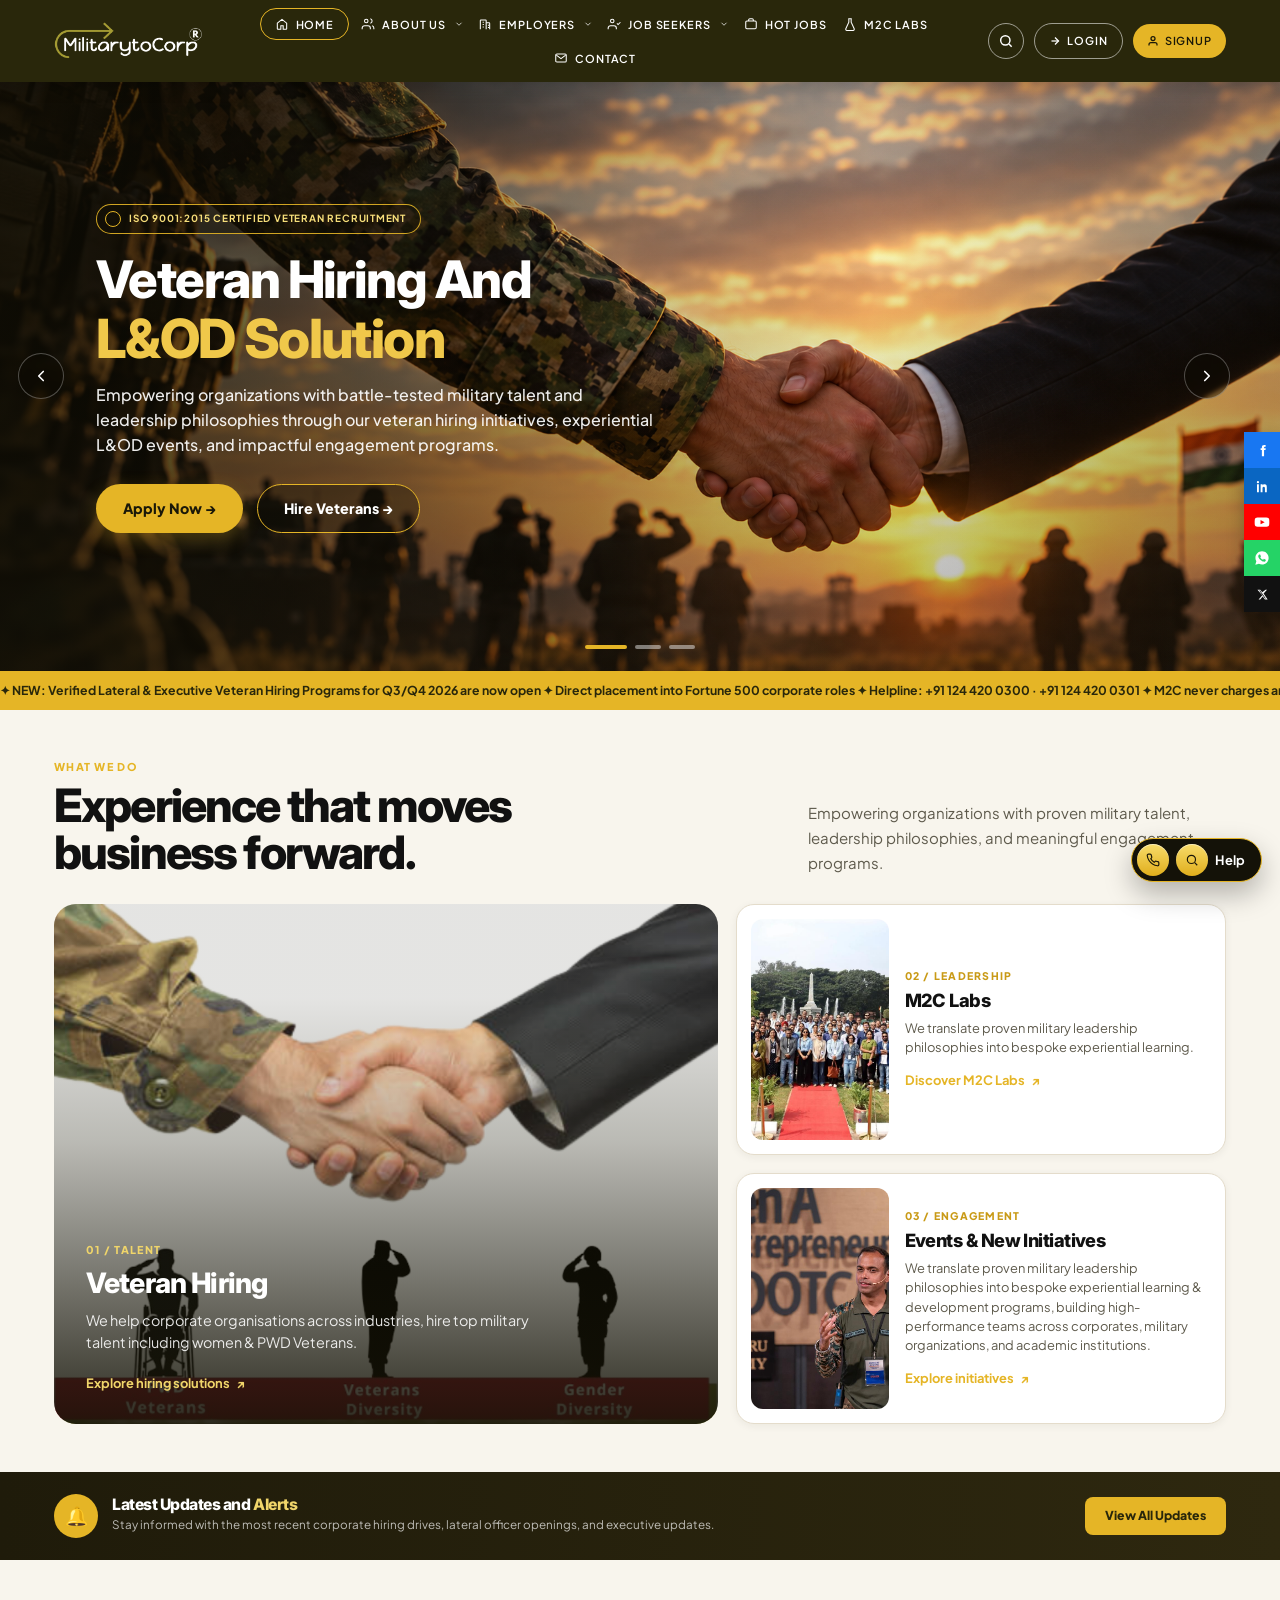
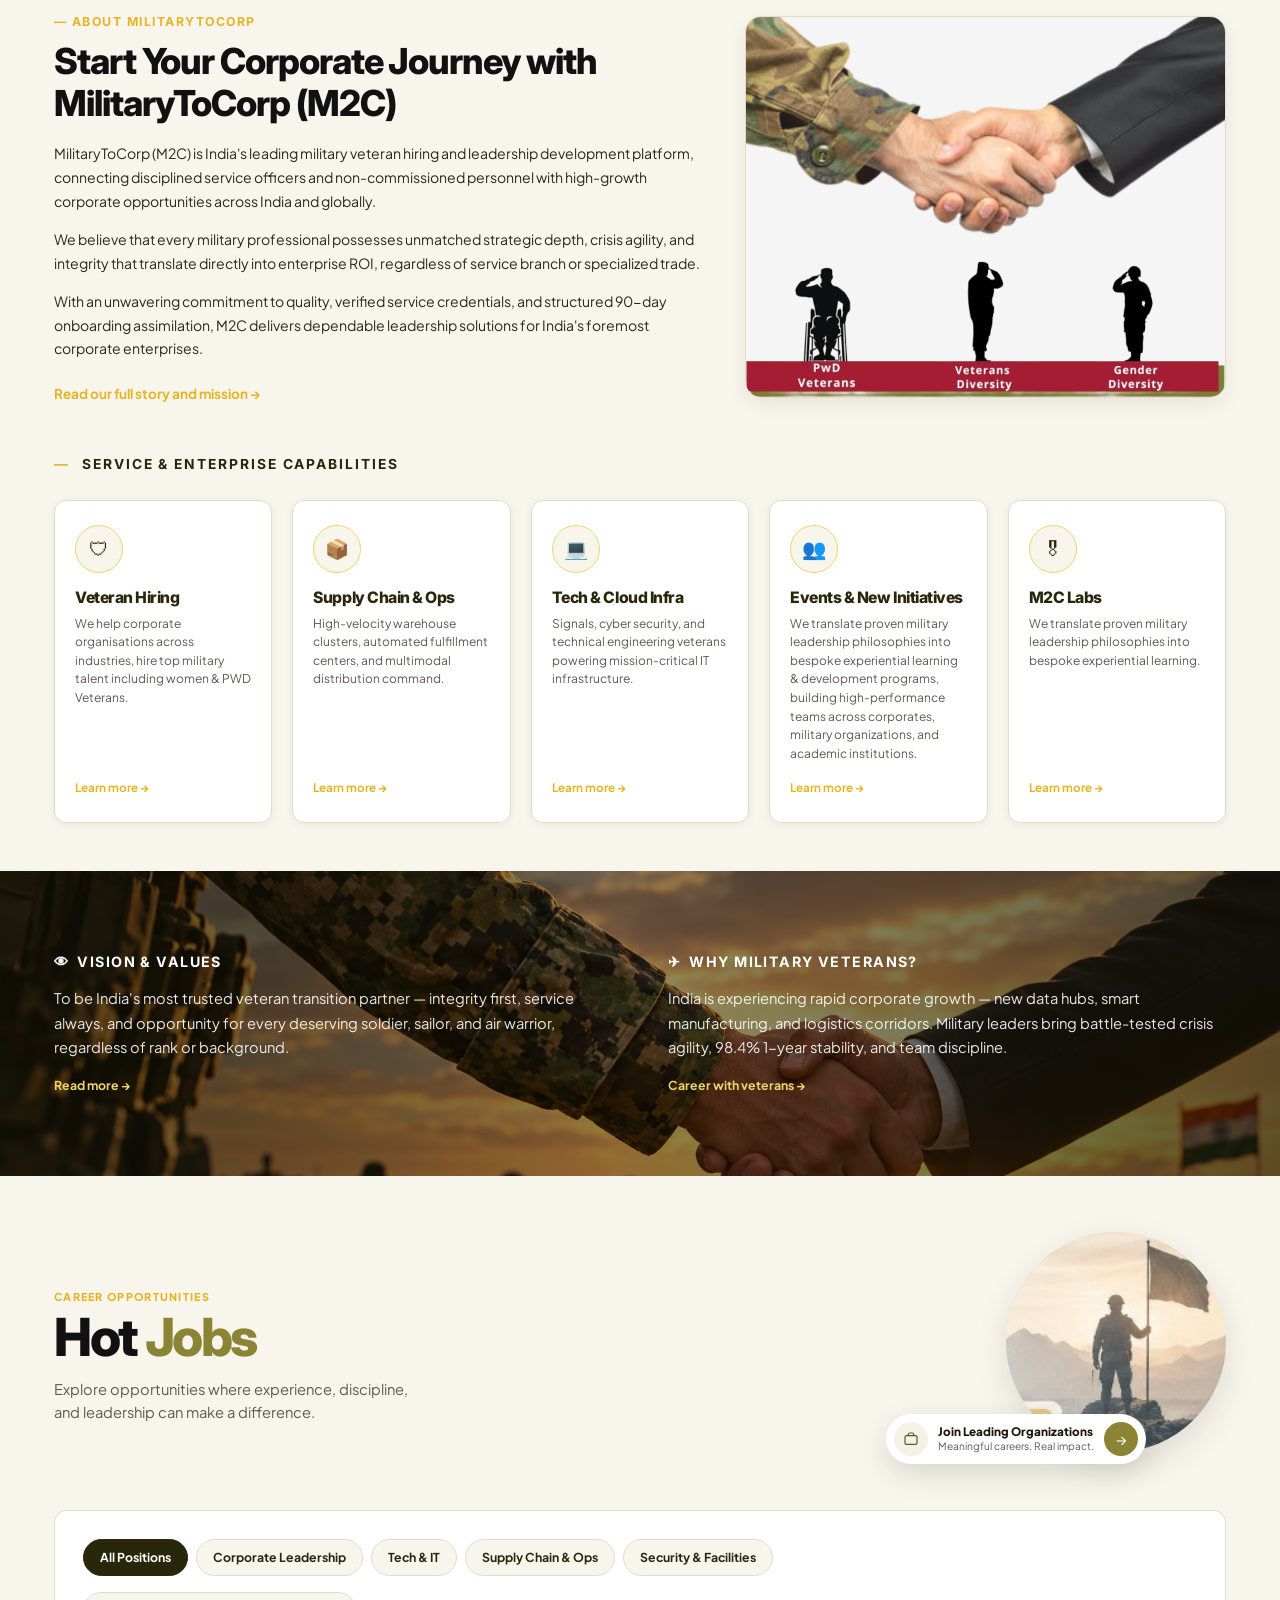
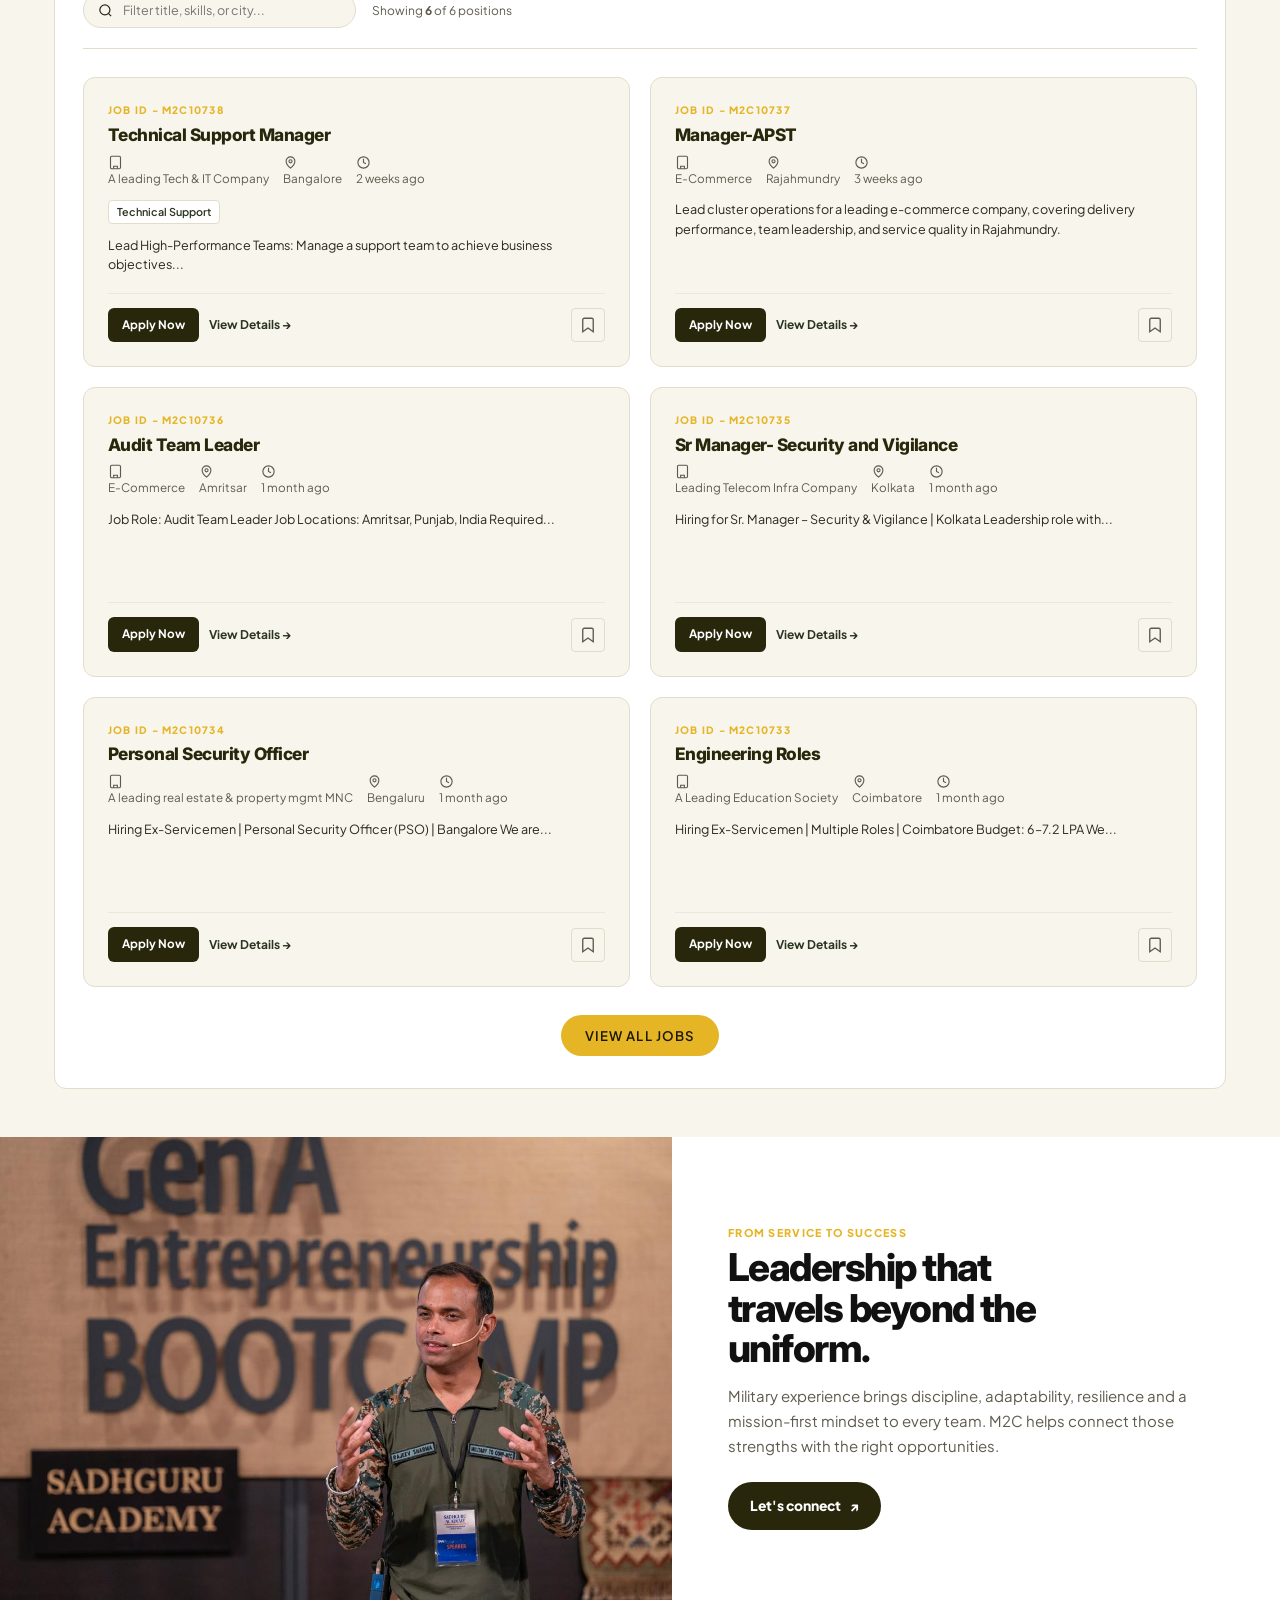
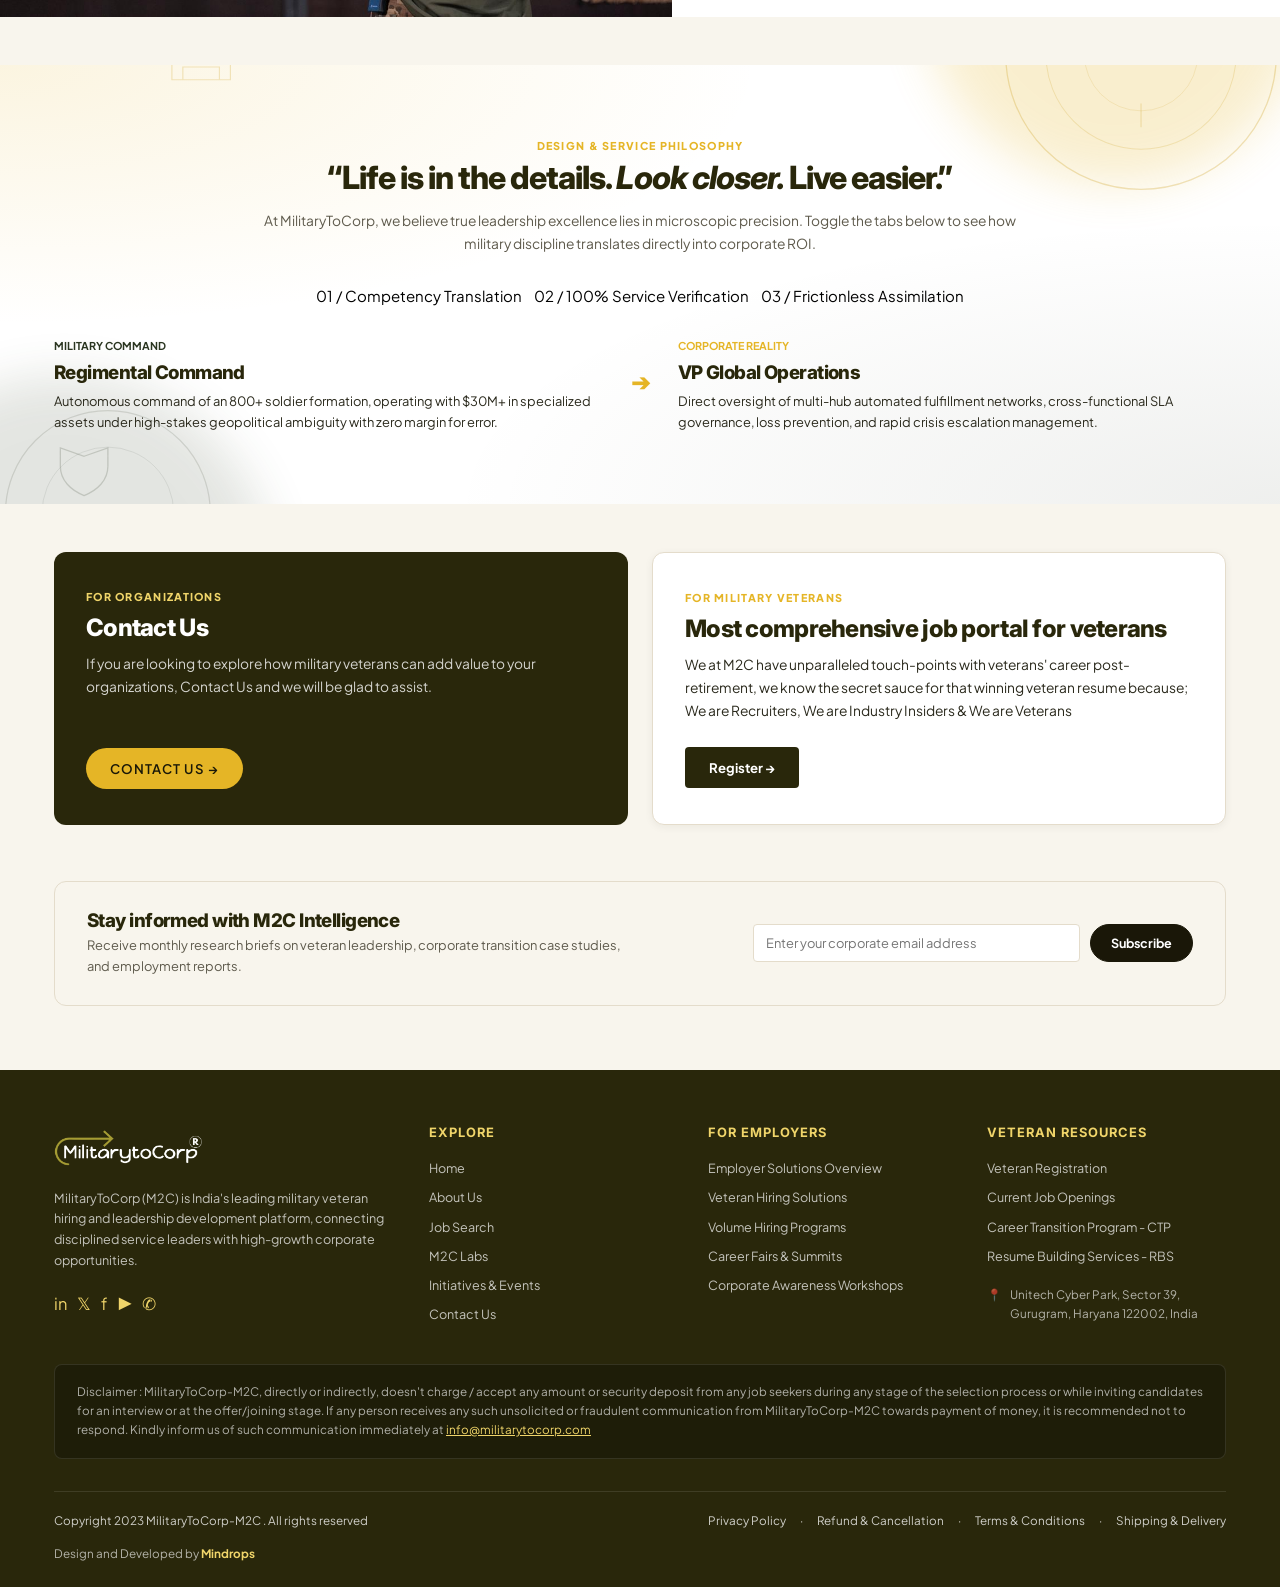
<file: index.html>
<!DOCTYPE html>
<html lang="en">
<head>
  <meta charset="UTF-8">
  <meta name="viewport" content="width=device-width, initial-scale=1.0">
  <meta name="description" content="MilitaryToCorp (M2C) connects India's military veterans with corporate opportunities through veteran hiring, lateral leadership search, and executive L&OD programs.">
  <meta name="theme-color" content="#29270B">
  <link rel="preload" as="image" href="assets/GoldenHourMilitaryPartnership.png">
  <title>MilitaryToCorp (M2C) | Leadership Beyond Service — Veteran Hiring &amp; Corporate Talent</title>
  <link rel="preconnect" href="https://fonts.googleapis.com">
  <link rel="preconnect" href="https://fonts.gstatic.com" crossorigin>
  <link rel="stylesheet" href="styles.css">
  <script>
    if (!window.matchMedia('(prefers-reduced-motion: reduce)').matches) {
      document.documentElement.classList.add('motion');
    }
  </script>
</head>
<body>

  <!-- =========================================================================
       3. SOLID DARK OLIVE NAVIGATION BAR
       ========================================================================= -->
  <nav class="main-nav-bar" id="mainHeader" aria-label="Main Navigation">
    <div class="container main-nav-inner">

      <div class="nav-left-cluster">
        <a href="index.html" class="nav-brand-link" aria-label="MilitaryToCorp Homepage">
          <img src="assets/logo.png" alt="MilitaryToCorp" class="nav-brand-logo" width="220" height="52">
        </a>

      <!-- Primary Nav Menu -->
      <ul class="nav-menu-list">
        <li>
          <a href="index.html" class="nav-item-link is-home-active" aria-current="page">
            <svg class="nav-ico" width="14" height="14" viewBox="0 0 24 24" fill="none" stroke="currentColor" stroke-width="1.8" aria-hidden="true"><path d="M4 10.5 12 4l8 6.5V20a1 1 0 0 1-1 1h-5v-6H10v6H5a1 1 0 0 1-1-1z"/></svg>
            Home
          </a>
        </li>

        <!-- About Us Dropdown -->
        <li class="nav-item-dropdown">
          <button type="button" class="nav-dropdown-btn" aria-haspopup="true" aria-expanded="false">
            <svg class="nav-ico" width="14" height="14" viewBox="0 0 24 24" fill="none" stroke="currentColor" stroke-width="1.8" aria-hidden="true"><path d="M16 21v-2a4 4 0 0 0-4-4H6a4 4 0 0 0-4 4v2"/><circle cx="9" cy="7" r="3"/><path d="M22 21v-2a4 4 0 0 0-3-3.87"/><path d="M16 3.13a4 4 0 0 1 0 7.75"/></svg>
            About Us
            <svg class="nav-chev" width="10" height="10" viewBox="0 0 24 24" fill="none" stroke="currentColor" stroke-width="2.2"><polyline points="6 9 12 15 18 9"/></svg>
          </button>
          <div class="nav-dropdown-panel" role="menu">
            <a href="about-us.html" class="dropdown-link-item" role="menuitem">About Us Overview</a>
            <a href="about-us.html#philosophy" class="dropdown-link-item" role="menuitem">Our Philosophy</a>
            <a href="about-us.html#vision" class="dropdown-link-item" role="menuitem">Our Vision &amp; Values</a>
            <a href="about-us.html#mission" class="dropdown-link-item" role="menuitem">Our Mission</a>
            <a href="about-us.html#story" class="dropdown-link-item" role="menuitem">Our Story</a>
            <a href="about-us.html#people" class="dropdown-link-item" role="menuitem">Our Leadership Team</a>
          </div>
        </li>

        <!-- Employers Dropdown -->
        <li class="nav-item-dropdown">
          <button type="button" class="nav-dropdown-btn" aria-haspopup="true" aria-expanded="false">
            <svg class="nav-ico" width="14" height="14" viewBox="0 0 24 24" fill="none" stroke="currentColor" stroke-width="1.8" aria-hidden="true"><path d="M4 21V6a1 1 0 0 1 1-1h8a1 1 0 0 1 1 1v15"/><path d="M14 10h5a1 1 0 0 1 1 1v10"/><path d="M8 9h2M8 13h2M8 17h2M17 14h2M17 18h2"/></svg>
            Employers
            <svg class="nav-chev" width="10" height="10" viewBox="0 0 24 24" fill="none" stroke="currentColor" stroke-width="2.2"><polyline points="6 9 12 15 18 9"/></svg>
          </button>
          <div class="nav-dropdown-panel" role="menu">
            <a href="employers.html" class="dropdown-link-item" role="menuitem">Employer Solutions Overview</a>
            <a href="employers.html#hire-veterans" class="dropdown-link-item" role="menuitem">Veteran Hiring Solutions</a>
            <a href="employers.html#volume-hiring" class="dropdown-link-item" role="menuitem">Volume &amp; Diversity Hiring</a>
            <a href="employers.html#career-fairs" class="dropdown-link-item" role="menuitem">Career Fairs &amp; Summits</a>
          </div>
        </li>

        <!-- Job Seekers Dropdown -->
        <li class="nav-item-dropdown">
          <button type="button" class="nav-dropdown-btn" aria-haspopup="true" aria-expanded="false">
            <svg class="nav-ico" width="14" height="14" viewBox="0 0 24 24" fill="none" stroke="currentColor" stroke-width="1.8" aria-hidden="true"><path d="M16 21v-2a4 4 0 0 0-4-4H6a4 4 0 0 0-4 4v2"/><circle cx="9" cy="7" r="3"/><path d="m17 11 2 2 4-4"/></svg>
            Job Seekers
            <svg class="nav-chev" width="10" height="10" viewBox="0 0 24 24" fill="none" stroke="currentColor" stroke-width="2.2"><polyline points="6 9 12 15 18 9"/></svg>
          </button>
          <div class="nav-dropdown-panel" role="menu">
            <a href="job-search.html" class="dropdown-link-item" role="menuitem">Explore Job Search</a>
            <a href="https://www.militarytocorp.com/job-seeker/registration" class="dropdown-link-item" target="_blank" rel="noopener" role="menuitem">Veteran Registration</a>
            <a href="job-search.html#transition-services" class="dropdown-link-item" role="menuitem">Career Transition Program (CTP)</a>
            <a href="job-search.html#resume-services" class="dropdown-link-item" role="menuitem">Military Resume Translation</a>
          </div>
        </li>

        <li><a href="#hot-jobs" class="nav-item-link"><svg class="nav-ico" width="14" height="14" viewBox="0 0 24 24" fill="none" stroke="currentColor" stroke-width="1.8" aria-hidden="true"><rect x="3" y="7" width="18" height="13" rx="2"/><path d="M8 7V5a2 2 0 0 1 2-2h4a2 2 0 0 1 2 2v2"/></svg>Hot Jobs</a></li>
        <li><a href="m2c-labs.html" class="nav-item-link"><svg class="nav-ico" width="14" height="14" viewBox="0 0 24 24" fill="none" stroke="currentColor" stroke-width="1.8" aria-hidden="true"><path d="M9 3h6M10 3v6L4.8 20.2A2 2 0 0 0 6.6 23h10.8a2 2 0 0 0 1.8-2.8L14 9V3"/></svg>M2C Labs</a></li>
        <li><a href="contact-us.html" class="nav-item-link"><svg class="nav-ico" width="14" height="14" viewBox="0 0 24 24" fill="none" stroke="currentColor" stroke-width="1.8" aria-hidden="true"><rect x="3" y="5" width="18" height="14" rx="2"/><path d="m4 7 8 6 8-6"/></svg>Contact</a></li>
      </ul>
      </div>

      <!-- Right Nav Buttons -->
      <div class="nav-actions-right">
        <a href="job-search.html" class="nav-search-btn" aria-label="Search jobs">
          <svg width="16" height="16" viewBox="0 0 24 24" fill="none" stroke="currentColor" stroke-width="2.2"><circle cx="11" cy="11" r="7"/><line x1="20.5" y1="20.5" x2="16.5" y2="16.5"/></svg>
        </a>
        <a href="https://www.militarytocorp.com/job-seeker/login" class="nav-btn-outline" target="_blank" rel="noopener">
          <svg width="12" height="12" viewBox="0 0 24 24" fill="none" stroke="currentColor" stroke-width="2.5"><line x1="5" y1="12" x2="19" y2="12"/><polyline points="12 5 19 12 12 19"/></svg>
          Login
        </a>
        <a href="https://www.militarytocorp.com/job-seeker/registration" class="nav-btn-gold" target="_blank" rel="noopener">
          <svg width="12" height="12" viewBox="0 0 24 24" fill="none" stroke="currentColor" stroke-width="2.5"><path d="M20 21v-2a4 4 0 0 0-4-4H8a4 4 0 0 0-4 4v2"/><circle cx="12" cy="7" r="4"/></svg>
          Signup
        </a>
        <button type="button" class="nav-menu-toggle" id="menuToggle" aria-label="Toggle navigation menu">
          ☰
        </button>
      </div>

    </div>
  </nav>

  <!-- Mobile Drawer Backdrop & Drawer -->
  <div class="mobile-drawer-backdrop" id="mobileDrawerBackdrop"></div>
  <aside class="mobile-drawer" id="mobileDrawer" aria-label="Mobile Navigation Drawer">
    <div class="mobile-drawer-header">
      <img src="assets/logo.png" alt="MilitaryToCorp Logo" width="140" height="42">
      <button type="button" class="mobile-drawer-close" id="mobileDrawerClose" aria-label="Close Navigation">✕</button>
    </div>
    <div class="mobile-nav-list">
      <a href="index.html" class="mobile-nav-link is-active">Home</a>
      <div class="mobile-nav-group-title">Company</div>
      <a href="about-us.html" class="mobile-nav-link">About Us Overview</a>
      <a href="about-us.html#philosophy" class="mobile-nav-link">Our Philosophy</a>
      <a href="about-us.html#vision" class="mobile-nav-link">Our Vision &amp; Mission</a>
      <a href="about-us.html#people" class="mobile-nav-link">Our Leadership</a>
      <div class="mobile-nav-group-title">Solutions</div>
      <a href="employers.html" class="mobile-nav-link">Employer Solutions</a>
      <a href="employers.html#hire-veterans" class="mobile-nav-link">Hire Veterans</a>
      <a href="m2c-labs.html" class="mobile-nav-link">M2C Labs L&amp;OD</a>
      <div class="mobile-nav-group-title">Careers &amp; Candidates</div>
      <a href="job-search.html" class="mobile-nav-link">Search Jobs</a>
      <a href="#hot-jobs" class="mobile-nav-link">Hot Openings</a>
      <a href="https://www.militarytocorp.com/job-seeker/registration" class="mobile-nav-link" target="_blank">Veteran Registration</a>
      <a href="contact-us.html" class="mobile-nav-link">Contact Us</a>
    </div>
    <div class="mobile-drawer-footer">
      <a href="employers.html" class="btn btn-forest" style="display: block; text-align: center; margin-bottom: 8px;">Hire Veterans →</a>
      <a href="https://www.militarytocorp.com/job-seeker/login" class="btn btn-outline-champagne" target="_blank" style="display: block; text-align: center;">Login</a>
      <a href="https://www.militarytocorp.com/job-seeker/registration" class="btn btn-outline-champagne" target="_blank" style="display: block; text-align: center;">Signup</a>
    </div>
  </aside>

  <!-- =========================================================================
       FLOATING DOCKS: Right Social Dock & Bottom Help Pill (Reference Screenshot 1)
       ========================================================================= -->
  <div class="floating-social-dock" aria-label="Quick Social Links">
    <a href="https://www.facebook.com/militarytocorp" class="dock-btn dock-fb" target="_blank" rel="noopener" aria-label="Facebook"><svg viewBox="0 0 24 24" width="15" height="15" fill="currentColor" aria-hidden="true"><path d="M14.5 8.5V6.8c0-.7.5-1 1.2-1H17V3h-2.2C12.2 3 11 4.4 11 6.6v1.9H9v2.8h2V21h3.5v-9.7h2.3l.4-2.8h-2.7z"/></svg></a>
    <a href="https://www.linkedin.com/company/militarytocorp/" class="dock-btn dock-in" target="_blank" rel="noopener" aria-label="LinkedIn"><svg viewBox="0 0 24 24" width="15" height="15" fill="currentColor" aria-hidden="true"><path d="M4.7 3.3a1.8 1.8 0 1 0 0 3.6 1.8 1.8 0 0 0 0-3.6zM3.2 8.3h3V21h-3V8.3zM9.3 8.3h2.9v1.7h.1c.4-.8 1.4-1.6 2.9-1.6 3.1 0 3.7 2 3.7 4.7V21h-3v-5.6c0-1.3 0-3-1.8-3s-2.1 1.4-2.1 2.9V21h-3V8.3z"/></svg></a>
    <a href="https://www.youtube.com/@militarytocorp" class="dock-btn dock-yt" target="_blank" rel="noopener" aria-label="YouTube"><svg viewBox="0 0 24 24" width="16" height="16" fill="currentColor" aria-hidden="true"><path d="M23 12.2s0-3.2-.4-4.6c-.2-.9-.9-1.6-1.8-1.8C19.2 5.4 12 5.4 12 5.4s-7.2 0-8.8.4c-.9.2-1.6.9-1.8 1.8C1 9 1 12.2 1 12.2s0 3.2.4 4.6c.2.9.9 1.6 1.8 1.8 1.6.4 8.8.4 8.8.4s7.2 0 8.8-.4c.9-.2 1.6-.9 1.8-1.8.4-1.4.4-4.6.4-4.6zM9.8 15.5v-6.6l6.2 3.3-6.2 3.3z"/></svg></a>
    <a href="https://whatsapp.com/channel/0029VbAuo9C6xCSLjGIOFV0A" class="dock-btn dock-wa" target="_blank" rel="noopener" aria-label="WhatsApp"><svg viewBox="0 0 24 24" width="16" height="16" fill="currentColor" aria-hidden="true"><path d="M12.04 2C6.58 2 2.15 6.4 2.15 11.83c0 1.74.46 3.44 1.34 4.94L2 22l5.39-1.41a10 10 0 0 0 4.65 1.18h.01c5.46 0 9.89-4.4 9.89-9.83C21.94 6.4 17.5 2 12.04 2zm5.76 14.15c-.24.67-1.4 1.28-1.94 1.36-.5.08-1.12.11-1.81-.11-.41-.14-.95-.31-1.63-.61-2.87-1.24-4.74-4.13-4.88-4.32-.14-.19-1.16-1.54-1.16-2.94s.73-2.08 1-2.37c.24-.27.64-.4 1.02-.4.12 0 .23 0 .33.01.3.01.44.03.64.49.24.57.82 1.98.89 2.12.07.15.12.32.02.51-.09.19-.14.31-.28.48-.14.16-.29.36-.41.48-.14.14-.28.29-.12.56.16.27.7 1.15 1.5 1.86 1.03.92 1.9 1.2 2.17 1.34.27.13.43.11.59-.07.16-.18.68-.79.86-1.06.18-.27.36-.22.6-.13.24.09 1.54.73 1.8.86.27.13.44.2.51.31.06.11.06.64-.18 1.31z"/></svg></a>
    <a href="https://twitter.com/militarytocorp" class="dock-btn dock-tg" target="_blank" rel="noopener" aria-label="X (Twitter)"><svg viewBox="0 0 24 24" width="13" height="13" fill="currentColor" aria-hidden="true"><path d="M17.6 3H20.4l-6.4 7.3L21.5 21h-5.1l-4-5.2L7.7 21H4.8l6.8-7.8L2.7 3h5.2l3.6 4.8L17.6 3zm-1 16.2h1.6L7.5 4.7H5.8l10.8 14.5z"/></svg></a>
  </div>

  <div class="floating-help-pill" role="button" tabindex="0" aria-label="Instant Assistance Helpline">
    <span class="help-icon-circle" aria-hidden="true">
      <svg width="14" height="14" viewBox="0 0 24 24" fill="none" stroke="currentColor" stroke-width="2"><path d="M22 16.92v3a2 2 0 0 1-2.18 2 19.79 19.79 0 0 1-8.63-3.07 19.5 19.5 0 0 1-6-6 19.79 19.79 0 0 1-3.07-8.67A2 2 0 0 1 4.11 2h3a2 2 0 0 1 2 1.72 12.84 12.84 0 0 0 .7 2.81 2 2 0 0 1-.45 2.11L8.09 9.91a16 16 0 0 0 6 6l1.27-1.27a2 2 0 0 1 2.11-.45 12.84 12.84 0 0 0 2.81.7A2 2 0 0 1 22 16.92z"/></svg>
    </span>
    <span class="help-icon-circle" aria-hidden="true">
      <svg width="14" height="14" viewBox="0 0 24 24" fill="none" stroke="currentColor" stroke-width="2"><circle cx="11" cy="11" r="7"/><line x1="21" y1="21" x2="16.65" y2="16.65"/></svg>
    </span>
    <span>Help</span>
  </div>

  <main id="mainContent">

    <!-- =========================================================================
         4. HERO SECTION WITH EXCELLENCE SHIELD (Reference Screenshot 1)
         ========================================================================= -->
    <section class="hero-ref-banner" aria-label="Hero Introduction">
      <img src="assets/GoldenHourMilitaryPartnership.png" alt="Military professional shaking hands with a corporate leader at sunset" class="hero-ref-bg">
      <div class="hero-ref-overlay"></div>

      <button type="button" class="hero-carousel-arrow arrow-prev" aria-label="Previous Slide">
        <svg width="18" height="18" viewBox="0 0 24 24" fill="none" stroke="currentColor" stroke-width="2.2" stroke-linecap="round" stroke-linejoin="round"><polyline points="15 18 9 12 15 6"/></svg>
      </button>
      <button type="button" class="hero-carousel-arrow arrow-next" aria-label="Next Slide">
        <svg width="18" height="18" viewBox="0 0 24 24" fill="none" stroke="currentColor" stroke-width="2.2" stroke-linecap="round" stroke-linejoin="round"><polyline points="9 18 15 12 9 6"/></svg>
      </button>

      <div class="hero-ref-content-wrap">
        <div class="hero-ref-copy">
          <span class="hero-cert-pill">
            <span class="hero-cert-dot" aria-hidden="true"></span>
            ISO 9001:2015 Certified Veteran Recruitment
          </span>
          <h1 class="hero-ref-heading">
            <span class="hero-line-welcome">Veteran Hiring And</span>
            <span class="hero-line-brand">L&amp;OD Solution</span>
          </h1>
          <p class="hero-ref-tagline">
            Empowering organizations with battle-tested military talent and leadership philosophies through our veteran hiring initiatives, experiential L&amp;OD events, and impactful engagement programs.
          </p>
          <div class="hero-cta-row">
            <a href="#hot-jobs" class="hero-ref-btn">Apply Now →</a>
            <a href="employers.html" class="hero-ref-btn hero-ref-btn-secondary">Hire Veterans →</a>
          </div>
        </div>
      </div>

      <div class="hero-slide-dots" role="tablist" aria-label="Hero slides">
        <button type="button" class="hero-slide-dot is-active" data-slide="0" role="tab" aria-selected="true" aria-label="Slide 1"></button>
        <button type="button" class="hero-slide-dot" data-slide="1" role="tab" aria-selected="false" aria-label="Slide 2"></button>
        <button type="button" class="hero-slide-dot" data-slide="2" role="tab" aria-selected="false" aria-label="Slide 3"></button>
      </div>
    </section>

    <!-- =========================================================================
         5. RUNNING NEWS MARQUEE STRIP (Reference Screenshot 2)
         ========================================================================= -->
    <div class="news-marquee-strip" aria-label="Live Announcements Marquee">
      <div class="marquee-content-track">
        ✦ NEW: Verified Lateral &amp; Executive Veteran Hiring Programs for Q3/Q4 2026 are now open 
        ✦ Direct placement into Fortune 500 corporate roles 
        ✦ Helpline: <strong>+91 124 420 0300</strong> · <strong>+91 124 420 0301</strong> 
        ✦ M2C never charges any registration fees or placement commission from job-seeking military veterans 
        ✦ Beware of fake recruitment calls, unverified job offers, and money requests 
        ✦ Apply well before the closing date — fast-track interview scheduling in progress 
        ✦ M2C Labs Leadership Simulation workshops now open for enterprise registration 
        ✦ Over 15,000+ veterans placed with 98.4% 1-year retention across India 
        ✦ NEW: Verified Lateral &amp; Executive Veteran Hiring Programs for Q3/Q4 2026 are now open 
        ✦ Direct placement into Fortune 500 corporate roles 
        ✦ Helpline: <strong>+91 124 420 0300</strong> · <strong>+91 124 420 0301</strong>
      </div>
    </div>

    <!-- =========================================================================
         6. WHAT WE DO — FEATURE + SIDE SERVICES
         ========================================================================= -->
    <section class="offer-services" aria-label="What we do">
      <div class="container">
        <div class="offer-top">
          <div>
            <span class="eyebrow">What we do</span>
            <h2 class="offer-heading">Experience that moves<br>business forward.</h2>
          </div>
          <p class="offer-intro">Empowering organizations with proven military talent, leadership philosophies, and meaningful engagement programs.</p>
        </div>

        <div class="offer-layout">
          <a class="offer-feature" href="https://www.militarytocorp.com/index.php/employers/hire-veterans">
            <img src="assets/veteran-hiring.png" alt="Professionals working together around a table" width="900" height="640">
            <div class="offer-feature-content">
              <span class="eyebrow">01 / Talent</span>
              <h3>Veteran Hiring</h3>
              <p>We help corporate organisations across industries, hire top military talent including women &amp; PWD Veterans.</p>
              <span class="offer-link">Explore hiring solutions <span aria-hidden="true">↗</span></span>
            </div>
          </a>

          <div class="offer-side">
            <article class="offer-card">
              <div class="offer-thumb">
                <img src="assets/m2c-labs.jpg" alt="Leadership workshop in a contemporary office" width="320" height="220">
              </div>
              <div class="offer-card-copy">
                <span class="offer-number">02 / Leadership</span>
                <h3>M2C Labs</h3>
                <p>We translate proven military leadership philosophies into bespoke experiential learning.</p>
                <a class="offer-link" href="https://www.militarytocorp.com/m2c-labs">Discover M2C Labs <span aria-hidden="true">↗</span></a>
              </div>
            </article>

            <article class="offer-card">
              <div class="offer-thumb">
                <img src="assets/events.jpeg" alt="People gathered for a collaborative community event" width="320" height="220">
              </div>
              <div class="offer-card-copy">
                <span class="offer-number">03 / Engagement</span>
                <h3>Events &amp; New Initiatives</h3>
                <p>We translate proven military leadership philosophies into bespoke experiential learning &amp; development programs, building high-performance teams across corporates, military organizations, and academic institutions.</p>
                <a class="offer-link" href="https://www.militarytocorp.com/">Explore initiatives <span aria-hidden="true">↗</span></a>
              </div>
            </article>
          </div>
        </div>
      </div>
    </section>

    <!-- Container wrapper for Lower Sections -->
    <div class="container">

      <!-- =========================================================================
           9. LATEST UPDATES AND ALERTS RIBBON (Reference Screenshot 3)
           ========================================================================= -->
      <section class="updates-alert-ribbon" aria-label="Latest Announcements Ribbon">
        <div class="updates-left-block">
          <div class="updates-bell-circle">🔔</div>
          <div class="updates-copy">
            <h4>Latest Updates and <span>Alerts</span></h4>
            <p>Stay informed with the most recent corporate hiring drives, lateral officer openings, and executive updates.</p>
          </div>
        </div>
        <a href="#hot-jobs" class="updates-view-btn">View All Updates</a>
      </section>

      <!-- =========================================================================
           10. ABOUT MILITARYTOCORP SECTION (Reference Screenshot 3)
           ========================================================================= -->
      <section class="about-bas-grid" aria-label="About MilitaryToCorp">
        <div class="about-lead-copy">
          <span class="about-eyebrow">— ABOUT MILITARYTOCORP</span>
          <h2 class="about-heading">
            Start Your Corporate Journey with MilitaryToCorp (M2C)
          </h2>
          <p>
            MilitaryToCorp (M2C) is India's leading military veteran hiring and leadership development platform, connecting disciplined service officers and non-commissioned personnel with high-growth corporate opportunities across India and globally.
          </p>
          <p>
            We believe that every military professional possesses unmatched strategic depth, crisis agility, and integrity that translate directly into enterprise ROI, regardless of service branch or specialized trade.
          </p>
          <p>
            With an unwavering commitment to quality, verified service credentials, and structured 90-day onboarding assimilation, M2C delivers dependable leadership solutions for India's foremost corporate enterprises.
          </p>
          <div style="margin-top: 20px;">
            <a href="about-us.html" class="service-link-cta" style="font-size: 0.9rem;">
              Read our full story and mission →
            </a>
          </div>
        </div>

        <div class="about-photo-frame">
          <img src="assets/veteran-hiring.png" alt="MilitaryToCorp leadership team and military veterans in enterprise roles" width="600" height="380">
        </div>
      </section>

      <!-- =========================================================================
           11. SERVICE & CAPABILITIES SECTION (Reference Screenshot 4)
           ========================================================================= -->
      <section class="services-section-wrapper" aria-label="Enterprise Services and Capabilities">
        <div class="section-ribbon-title">SERVICE &amp; ENTERPRISE CAPABILITIES</div>
        
        <div class="services-cards-row">
          
          <!-- Service 1 -->
          <article class="service-clean-card">
            <div class="service-icon-box">🛡</div>
            <h4>Veteran Hiring</h4>
            <p>We help corporate organisations across industries, hire top military talent including women &amp; PWD Veterans.</p>
            <a href="employers.html#hire-veterans" class="service-link-cta">Learn more →</a>
          </article>

          <!-- Service 2 -->
          <article class="service-clean-card">
            <div class="service-icon-box">📦</div>
            <h4>Supply Chain &amp; Ops</h4>
            <p>High-velocity warehouse clusters, automated fulfillment centers, and multimodal distribution command.</p>
            <a href="employers.html" class="service-link-cta">Learn more →</a>
          </article>

          <!-- Service 3 -->
          <article class="service-clean-card">
            <div class="service-icon-box">💻</div>
            <h4>Tech &amp; Cloud Infra</h4>
            <p>Signals, cyber security, and technical engineering veterans powering mission-critical IT infrastructure.</p>
            <a href="employers.html" class="service-link-cta">Learn more →</a>
          </article>

          <!-- Service 4 -->
          <article class="service-clean-card">
            <div class="service-icon-box">👥</div>
            <h4>Events &amp; New Initiatives</h4>
            <p>We translate proven military leadership philosophies into bespoke experiential learning &amp; development programs, building high-performance teams across corporates, military organizations, and academic institutions.</p>
            <a href="employers.html#volume-hiring" class="service-link-cta">Learn more →</a>
          </article>

          <!-- Service 5 -->
          <article class="service-clean-card">
            <div class="service-icon-box">🎖</div>
            <h4>M2C Labs</h4>
            <p>We translate proven military leadership philosophies into bespoke experiential learning.</p>
            <a href="m2c-labs.html" class="service-link-cta">Learn more →</a>
          </article>

        </div>
      </section>

      <!-- =========================================================================
           12. VISION & VALUES + WHY VETERANS SPLIT (Reference Screenshot 4)
           ========================================================================= -->
      <section class="vision-values-split-row" aria-label="Vision and Value Proposition">
        
        <div class="wide-feature-card">
          <div class="wide-feature-card-header">
            <span>👁</span> VISION &amp; VALUES
          </div>
          <p>
            To be India's most trusted veteran transition partner — integrity first, service always, and opportunity for every deserving soldier, sailor, and air warrior, regardless of rank or background.
          </p>
          <a href="about-us.html#vision">Read more →</a>
        </div>

        <div class="wide-feature-card">
          <div class="wide-feature-card-header">
            <span>✈</span> WHY MILITARY VETERANS?
          </div>
          <p>
            India is experiencing rapid corporate growth — new data hubs, smart manufacturing, and logistics corridors. Military leaders bring battle-tested crisis agility, 98.4% 1-year stability, and team discipline.
          </p>
          <a href="employers.html">Career with veterans →</a>
        </div>

      </section>

      <!-- =========================================================================
           15. HOT JOBS SECTION (PRESERVED COMPLETE REAL-TIME PORTAL)
           ========================================================================= -->
      <section class="jobs-section" id="hot-jobs" aria-label="Current Veteran Job Openings">
        
        <div class="section-header-split jobs-hero">
          <div class="jobs-hero-copy">
            <span class="eyebrow">Career Opportunities</span>
            <h2 class="section-title">Hot <span>Jobs</span></h2>
            <p>Explore opportunities where experience, discipline, and leadership can make a difference.</p>
          </div>
          <div class="jobs-hero-visual">
            <div class="jobs-hero-circle">
              <img src="assets/jobs-summit.jpg" alt="Veteran standing with a flag on a mountain ridge" width="280" height="280">
            </div>
            <a class="jobs-hero-pill" href="job-search.html">
              <span class="jobs-hero-pill-icon" aria-hidden="true">
                <svg width="16" height="16" viewBox="0 0 24 24" fill="none" stroke="currentColor" stroke-width="1.8"><rect x="3" y="7" width="18" height="13" rx="2"/><path d="M8 7V5a2 2 0 0 1 2-2h4a2 2 0 0 1 2 2v2"/></svg>
              </span>
              <span class="jobs-hero-pill-copy">
                <strong>Join Leading Organizations</strong>
                <small>Meaningful careers. Real impact.</small>
              </span>
              <span class="jobs-hero-pill-arrow" aria-hidden="true">→</span>
            </a>
          </div>
        </div>

        <div class="jobs-panel">

        <!-- Interactive Toolbar -->
        <div class="jobs-toolbar">
          <div class="jobs-filter-tabs" role="tablist" aria-label="Filter Jobs by Category">
            <button type="button" class="jobs-tab-btn is-active" data-category="all" role="tab" aria-selected="true">All Positions</button>
            <button type="button" class="jobs-tab-btn" data-category="leadership" role="tab" aria-selected="false">Corporate Leadership</button>
            <button type="button" class="jobs-tab-btn" data-category="tech" role="tab" aria-selected="false">Tech &amp; IT</button>
            <button type="button" class="jobs-tab-btn" data-category="operations" role="tab" aria-selected="false">Supply Chain &amp; Ops</button>
            <button type="button" class="jobs-tab-btn" data-category="security" role="tab" aria-selected="false">Security &amp; Facilities</button>
          </div>

          <div style="display: flex; align-items: center; gap: 16px;">
            <div class="jobs-search-box">
              <svg width="15" height="15" viewBox="0 0 24 24" fill="none" stroke="currentColor" stroke-width="2"><circle cx="11" cy="11" r="8"/><line x1="21" y1="21" x2="16.65" y2="16.65"/></svg>
              <input type="text" class="jobs-search-input" id="jobSearchInput" placeholder="Filter title, skills, or city..." aria-label="Search jobs by keyword">
            </div>
            <span class="jobs-count-badge" id="jobsCountBadge" style="font-size: 0.8rem; color: var(--bas-text-muted);">Showing <strong>6</strong> positions</span>
          </div>
        </div>

        <!-- Job Cards Grid (Populated dynamically by script.js) -->
        <div class="jobs-grid" id="jobsGrid"></div>

        <!-- Empty Search State -->
        <div class="jobs-empty-state" id="jobsEmptyState" style="display: none; padding: 40px; text-align: center;">
          <h3 style="color: var(--bas-dark); margin-bottom: 8px;">No matching positions found</h3>
          <p style="color: var(--bas-text-muted);">Try modifying your keyword search or selecting another category tab above.</p>
        </div>

        <p style="text-align: center; margin: 28px 0 0;">
          <a href="job-search.html" class="nav-btn-gold" style="padding: 10px 24px; font-size: 0.88rem; display: inline-flex;">View All Jobs</a>
        </p>

        </div>

      </section>

      <!-- =========================================================================
           8. PHOTO BAND — FROM SERVICE TO SUCCESS
           ========================================================================= -->
      <section class="photo-band" aria-label="From service to success">
        <div class="photo-grid">
          <div class="photo-band-image">
            <img src="assets/events.jpeg" alt="Corporate team in a strategy meeting" width="960" height="640">
          </div>
          <div class="photo-band-copy">
            <span class="eyebrow">From service to success</span>
            <h2>Leadership that travels beyond the uniform.</h2>
            <p>Military experience brings discipline, adaptability, resilience and a mission-first mindset to every team. M2C helps connect those strengths with the right opportunities.</p>
            <a class="btn btn-dark" href="https://www.militarytocorp.com/index.php/contact-us">Let's connect <span class="arrow" aria-hidden="true">↗</span></a>
          </div>
        </div>
      </section>

      <!-- =========================================================================
           16. PHILOSOPHY IN ACTION: "LOOK CLOSER" DETAIL-LENS
           ========================================================================= -->
      <section class="philosophy-section" aria-label="Core Philosophy">
        <div style="text-align: center; max-width: 780px; margin: 0 auto 28px;">
          <span class="eyebrow" style="color: var(--bas-gold);">Design &amp; Service Philosophy</span>
          <h2 style="font-family: var(--font-serif); font-size: clamp(1.8rem, 2.5vw, 2.3rem); color: var(--bas-dark); margin: 6px 0 12px;">
            “Life is in the details. <em>Look closer.</em> Live easier.”
          </h2>
          <p style="font-size: 0.92rem; color: var(--bas-text-muted); line-height: 1.68;">
            At MilitaryToCorp, we believe true leadership excellence lies in microscopic precision. Toggle the tabs below to see how military discipline translates directly into corporate ROI.
          </p>
        </div>

        <!-- Interactive Lens Tab Switchers -->
        <div class="lens-tabs-nav" role="tablist" style="display: flex; justify-content: center; gap: 12px; margin-bottom: 24px; flex-wrap: wrap;">
          <button type="button" class="lens-tab-btn is-active" data-lens-target="lens-panel-1" role="tab" aria-selected="true">
            01 / Competency Translation
          </button>
          <button type="button" class="lens-tab-btn" data-lens-target="lens-panel-2" role="tab" aria-selected="false">
            02 / 100% Service Verification
          </button>
          <button type="button" class="lens-tab-btn" data-lens-target="lens-panel-3" role="tab" aria-selected="false">
            03 / Frictionless Assimilation
          </button>
        </div>

        <!-- Interactive Panels Container -->
        <div class="lens-panel-container">
          
          <!-- Panel 1: Competency Translation -->
          <div class="lens-panel is-active" id="lens-panel-1">
            <div class="lens-compare-grid">
              <div class="lens-side-box">
                <span class="lens-side-badge" style="font-size: 0.72rem; font-weight: 700; color: var(--bas-forest); text-transform: uppercase;">Military Command</span>
                <h3 style="font-size: 1.25rem; color: var(--bas-dark); margin: 6px 0 8px;">Regimental Command</h3>
                <p style="font-size: 0.86rem; color: var(--bas-text-body); margin: 0;">Autonomous command of an 800+ soldier formation, operating with $30M+ in specialized assets under high-stakes geopolitical ambiguity with zero margin for error.</p>
              </div>

              <div class="lens-transition-indicator" style="font-size: 1.5rem; color: var(--bas-gold); text-align: center; font-weight: 700;">➔</div>

              <div class="lens-side-box">
                <span class="lens-side-badge" style="font-size: 0.72rem; font-weight: 700; color: var(--bas-gold); text-transform: uppercase;">Corporate Reality</span>
                <h3 style="font-size: 1.25rem; color: var(--bas-dark); margin: 6px 0 8px;">VP Global Operations</h3>
                <p style="font-size: 0.86rem; color: var(--bas-text-body); margin: 0;">Direct oversight of multi-hub automated fulfillment networks, cross-functional SLA governance, loss prevention, and rapid crisis escalation management.</p>
              </div>
            </div>
          </div>

          <!-- Panel 2: Verification -->
          <div class="lens-panel" id="lens-panel-2" style="display: none;">
            <div class="lens-compare-grid">
              <div class="lens-side-box">
                <span class="lens-side-badge" style="font-size: 0.72rem; font-weight: 700; color: var(--bas-forest); text-transform: uppercase;">The Vetting Challenge</span>
                <h3 style="font-size: 1.25rem; color: var(--bas-dark); margin: 6px 0 8px;">Standard Background Checks Fail</h3>
                <p style="font-size: 0.86rem; color: var(--bas-text-body); margin: 0;">Generic corporate background verification agencies cannot decode military discharge documents, confidential citations, or security clearance protocols.</p>
              </div>

              <div class="lens-transition-indicator" style="font-size: 1.5rem; color: var(--bas-gold); text-align: center; font-weight: 700;">➔</div>

              <div class="lens-side-box">
                <span class="lens-side-badge" style="font-size: 0.72rem; font-weight: 700; color: var(--bas-gold); text-transform: uppercase;">The M2C Standard</span>
                <h3 style="font-size: 1.25rem; color: var(--bas-dark); margin: 6px 0 8px;">5-Point Service Verification</h3>
                <p style="font-size: 0.86rem; color: var(--bas-text-body); margin: 0;">Every candidate is audited by veteran officers: official service records, release orders, gallantry citations, and psychological transition readiness verified.</p>
              </div>
            </div>
          </div>

          <!-- Panel 3: Assimilation -->
          <div class="lens-panel" id="lens-panel-3" style="display: none;">
            <div class="lens-compare-grid">
              <div class="lens-side-box">
                <span class="lens-side-badge" style="font-size: 0.72rem; font-weight: 700; color: var(--bas-forest); text-transform: uppercase;">The Transition Gap</span>
                <h3 style="font-size: 1.25rem; color: var(--bas-dark); margin: 6px 0 8px;">Corporate Cultural Shock</h3>
                <p style="font-size: 0.86rem; color: var(--bas-text-body); margin: 0;">Without guidance, even brilliant military leaders can stumble over informal communication norms, matrix reporting, and commercial KPI expectations.</p>
              </div>

              <div class="lens-transition-indicator" style="font-size: 1.5rem; color: var(--bas-gold); text-align: center; font-weight: 700;">➔</div>

              <div class="lens-side-box">
                <span class="lens-side-badge" style="font-size: 0.72rem; font-weight: 700; color: var(--bas-gold); text-transform: uppercase;">The Solution</span>
                <h3 style="font-size: 1.25rem; color: var(--bas-dark); margin: 6px 0 8px;">Frictionless Assimilation Coaching</h3>
                <p style="font-size: 0.86rem; color: var(--bas-text-body); margin: 0;">Structured onboarding frameworks and 90 days of executive veteran mentorship that accelerate time-to-productivity and drive 98.4% retention.</p>
              </div>
            </div>
          </div>

        </div>
      </section>

      <!-- =========================================================================
           17. DUAL CALL-TO-ACTION LAUNCHPAD
           ========================================================================= -->
      <section class="dual-cta-section" style="display: grid; grid-template-columns: 1fr 1fr; gap: 24px; margin-bottom: 56px;" aria-label="Get Started with MilitaryToCorp">
        
        <div style="background-color: var(--bas-dark); color: #FFFFFF; border-radius: var(--radius-md); padding: 36px 32px; display: flex; flex-direction: column; justify-content: space-between;">
          <div>
            <span class="eyebrow" style="color: var(--bas-gold-light);">For Organizations</span>
            <h3 style="font-size: 1.6rem; color: #FFFFFF; margin: 8px 0 12px;">Contact Us</h3>
            <p style="font-size: 0.92rem; color: rgba(255, 255, 255, 0.8); line-height: 1.65; margin-bottom: 24px;">
              If you are looking to explore how military veterans can add value to your organizations, Contact Us and we will be glad to assist.
            </p>
          </div>
          <div>
            <a href="contact-us.html" class="nav-btn-gold" style="padding: 10px 24px; font-size: 0.88rem; display: inline-flex;">
              Contact Us →
            </a>
          </div>
        </div>

        <div style="background-color: #FFFFFF; border: 1px solid var(--bas-border); border-radius: var(--radius-md); padding: 36px 32px; display: flex; flex-direction: column; justify-content: space-between; box-shadow: var(--shadow-sm);">
          <div>
            <span class="eyebrow" style="color: var(--bas-gold);">For Military Veterans</span>
            <h3 style="font-size: 1.6rem; color: var(--bas-dark); margin: 8px 0 12px;">Most comprehensive job portal for veterans</h3>
            <p style="font-size: 0.92rem; color: var(--bas-text-body); line-height: 1.65; margin-bottom: 24px;">
              We at M2C have unparalleled touch-points with veterans' career post-retirement, we know the secret sauce for that winning veteran resume because; We are Recruiters, We are Industry Insiders &amp; We are Veterans
            </p>
          </div>
          <div>
            <a href="https://www.militarytocorp.com/job-seeker/registration" class="corner-btn-dark" target="_blank" rel="noopener" style="padding: 10px 24px; font-size: 0.88rem; display: inline-flex;">
              Register →
            </a>
          </div>
        </div>

      </section>

      <!-- =========================================================================
           18. NEWSLETTER SUBSCRIPTION BAR
           ========================================================================= -->
      <div style="background-color: var(--bas-ivory); border: 1px solid var(--bas-border); border-radius: var(--radius-md); padding: 28px 32px; display: flex; align-items: center; justify-content: space-between; gap: 24px; margin-bottom: 64px; flex-wrap: wrap;">
        <div style="max-width: 540px;">
          <h3 style="font-size: 1.25rem; color: var(--bas-dark); margin-bottom: 4px;">Stay informed with M2C Intelligence</h3>
          <p style="font-size: 0.86rem; color: var(--bas-text-muted); margin: 0;">Receive monthly research briefs on veteran leadership, corporate transition case studies, and employment reports.</p>
        </div>
        <form id="newsletterForm" style="display: flex; gap: 10px; flex-wrap: wrap; flex: 1; max-width: 440px;">
          <input type="email" class="form-input" placeholder="Enter your corporate email address" required style="flex: 1; min-width: 200px;">
          <button type="submit" class="action-btn-mini" style="padding: 9px 20px; font-size: 0.84rem;">Subscribe</button>
        </form>
      </div>

    </div> <!-- End container -->

  </main>

  <!-- =========================================================================
       19. LUXURY EDITORIAL FOOTER
       ========================================================================= -->
  <footer class="footer-ref" role="contentinfo">
    <div class="container">
      
      <div class="footer-top-grid">
        
        <div>
          <a href="index.html" aria-label="MilitaryToCorp Homepage">
            <img src="assets/logo.png" alt="MilitaryToCorp Logo" width="210" height="48">
          </a>
          <p style="font-size: 0.84rem; line-height: 1.65; color: rgba(255, 255, 255, 0.72); margin-bottom: 20px;">
            MilitaryToCorp (M2C) is India's leading military veteran hiring and leadership development platform, connecting disciplined service leaders with high-growth corporate opportunities.
          </p>
          <div style="display: flex; gap: 10px;">
            <a href="https://www.linkedin.com/company/militarytocorp/" target="_blank" rel="noopener" style="color: var(--bas-gold-light); font-size: 1.1rem;" aria-label="LinkedIn">in</a>
            <a href="https://twitter.com/militarytocorp" target="_blank" rel="noopener" style="color: var(--bas-gold-light); font-size: 1.1rem;" aria-label="X (Twitter)">𝕏</a>
            <a href="https://www.facebook.com/militarytocorp" target="_blank" rel="noopener" style="color: var(--bas-gold-light); font-size: 1.1rem;" aria-label="Facebook">f</a>
            <a href="https://www.youtube.com/@militarytocorp" target="_blank" rel="noopener" style="color: var(--bas-gold-light); font-size: 1.1rem;" aria-label="YouTube">▶</a>
            <a href="https://whatsapp.com/channel/0029VbAuo9C6xCSLjGIOFV0A" target="_blank" rel="noopener" style="color: var(--bas-gold-light); font-size: 1.1rem;" aria-label="WhatsApp">✆</a>
          </div>
        </div>

        <div>
          <h4 class="footer-col-title">Explore</h4>
          <ul class="footer-links-list">
            <li><a href="index.html">Home</a></li>
            <li><a href="about-us.html">About Us</a></li>
            <li><a href="job-search.html">Job Search</a></li>
            <li><a href="m2c-labs.html">M2C Labs</a></li>
            <li><a href="about-us.html#initiatives">Initiatives &amp; Events</a></li>
            <li><a href="contact-us.html">Contact Us</a></li>
          </ul>
        </div>

        <div>
          <h4 class="footer-col-title">For Employers</h4>
          <ul class="footer-links-list">
            <li><a href="employers.html">Employer Solutions Overview</a></li>
            <li><a href="employers.html#hire-veterans">Veteran Hiring Solutions</a></li>
            <li><a href="employers.html#volume-hiring">Volume Hiring Programs</a></li>
            <li><a href="employers.html#career-fairs">Career Fairs &amp; Summits</a></li>
            <li><a href="m2c-labs.html">Corporate Awareness Workshops</a></li>
          </ul>
        </div>

        <div>
          <h4 class="footer-col-title">Veteran Resources</h4>
          <ul class="footer-links-list" style="margin-bottom: 20px;">
            <li><a href="https://www.militarytocorp.com/job-seeker/registration" target="_blank" rel="noopener">Veteran Registration</a></li>
            <li><a href="#hot-jobs">Current Job Openings</a></li>
            <li><a href="job-search.html#transition-services">Career Transition Program - CTP</a></li>
            <li><a href="job-search.html#resume-services">Resume Building Services - RBS</a></li>
          </ul>
          <div style="font-size: 0.78rem; color: rgba(255, 255, 255, 0.65); display: flex; gap: 8px;">
            <span>📍</span>
            <span>Unitech Cyber Park, Sector 39, Gurugram, Haryana 122002, India</span>
          </div>
        </div>

      </div>

      <div class="footer-disclaimer-card">
        Disclaimer : MilitaryToCorp-M2C, directly or indirectly, doesn't charge / accept any amount or security deposit from any job seekers during any stage of the selection process or while inviting candidates for an interview or at the offer/joining stage. If any person receives any such unsolicited or fraudulent communication from MilitaryToCorp-M2C towards payment of money, it is recommended not to respond. Kindly inform us of such communication immediately at <a href="mailto:info@militarytocorp.com" style="color: var(--bas-gold-light); text-decoration: underline;">info@militarytocorp.com</a>
      </div>

      <div class="footer-bottom-bar">
        <div>Copyright 2023 MilitaryToCorp-M2C . All rights reserved</div>
        <div style="display: flex; gap: 14px; flex-wrap: wrap;">
          <a href="about-us.html#privacy">Privacy Policy</a>
          <span>·</span>
          <a href="about-us.html#refund">Refund &amp; Cancellation</a>
          <span>·</span>
          <a href="about-us.html#terms">Terms &amp; Conditions</a>
          <span>·</span>
          <a href="about-us.html#shipping">Shipping &amp; Delivery</a>
        </div>
      </div>
      <p class="footer-credit">Design and Developed by <a href="https://www.mindrops.com" target="_blank" rel="noopener">Mindrops</a></p>

    </div>
  </footer>

  <!-- =========================================================================
       20. INTERACTIVE JOB DETAILS & APPLICATION MODAL
       ========================================================================= -->
  <div class="modal-backdrop" id="jobModal" role="dialog" aria-modal="true" aria-labelledby="modalJobTitle">
    <div class="modal-dialog">
      <div class="modal-header">
        <div>
          <span class="eyebrow" id="modalJobId" style="font-size: 0.72rem; color: var(--bas-gold); margin-bottom: 2px;">Job ID</span>
          <h3 id="modalJobTitle" style="font-size: 1.35rem; color: var(--bas-dark);">Job Title</h3>
        </div>
        <button type="button" class="modal-close-btn" id="modalCloseBtn" aria-label="Close dialog">✕</button>
      </div>

      <div class="modal-body">
        <div class="modal-meta-bar">
          <div><strong>Company:</strong> <span id="modalJobCompany">Company</span></div>
          <div><strong>Location:</strong> <span id="modalJobLocation">Location</span></div>
          <div><strong>Type:</strong> <span id="modalJobType">Type</span></div>
        </div>

        <h4 style="font-size: 1.05rem; color: var(--bas-dark); margin: 16px 0 6px;">Position Overview</h4>
        <p id="modalJobDesc" style="font-size: 0.88rem; color: var(--bas-text-body); line-height: 1.65;"></p>

        <h4 style="font-size: 1.05rem; color: var(--bas-dark); margin: 16px 0 6px;">Target Experience &amp; Military Profile</h4>
        <p id="modalJobExp" style="font-size: 0.88rem; color: var(--bas-text-body); font-weight: 600;"></p>

        <h4 style="font-size: 1.05rem; color: var(--bas-dark); margin: 16px 0 6px;">Key Responsibilities</h4>
        <ul id="modalJobResp" style="list-style: disc; padding-left: 20px; font-size: 0.86rem; color: var(--bas-text-body); line-height: 1.65; margin-bottom: 20px;"></ul>

        <h4 style="font-size: 1.05rem; color: var(--bas-dark); margin: 16px 0 6px;">Key Competencies</h4>
        <div id="modalJobSkills" class="job-card-skills" style="margin-bottom: 24px;"></div>

        <h4 style="font-size: 1.1rem; color: var(--bas-dark); border-top: 1px solid var(--bas-border); padding-top: 18px; margin-bottom: 12px;">
          Express Interest &amp; Submit Application
        </h4>
        <form id="jobApplicationForm" class="modal-form-grid">
          <input type="hidden" id="modalFormJobId" name="job_id">
          
          <div class="form-group">
            <label class="form-label" for="applicantName">Full Name *</label>
            <input type="text" id="applicantName" class="form-input" required placeholder="e.g. Major Arjun Sharma">
          </div>

          <div class="form-group">
            <label class="form-label" for="applicantEmail">Email Address *</label>
            <input type="email" id="applicantEmail" class="form-input" required placeholder="arjun.sharma@example.com">
          </div>

          <div class="form-group">
            <label class="form-label" for="applicantPhone">Phone Number *</label>
            <input type="tel" id="applicantPhone" class="form-input" required placeholder="+91 98765 43210">
          </div>

          <div class="form-group">
            <label class="form-label" for="applicantService">Armed Forces Branch *</label>
            <select id="applicantService" class="form-select" required>
              <option value="">Select Armed Forces Branch</option>
              <option value="Indian Army">Indian Army</option>
              <option value="Indian Navy">Indian Navy</option>
              <option value="Indian Air Force">Indian Air Force</option>
              <option value="Paramilitary">Coast Guard / Paramilitary</option>
            </select>
          </div>

          <div class="form-group">
            <label class="form-label" for="applicantRank">Last Substantive Rank</label>
            <input type="text" id="applicantRank" class="form-input" placeholder="e.g. Lt Colonel / Commander">
          </div>

          <div class="form-group">
            <label class="form-label" for="applicantNotice">Release / Availability Date</label>
            <input type="text" id="applicantNotice" class="form-input" placeholder="e.g. Immediate / 30 Days">
          </div>

          <div class="form-group col-full">
            <label class="form-label" for="applicantCover">Executive Summary &amp; Key Achievements</label>
            <textarea id="applicantCover" rows="3" class="form-textarea" placeholder="Briefly highlight your command tenure, operational highlights, or technical specialization..."></textarea>
          </div>

          <div class="form-group col-full" style="margin-top: 8px;">
            <button type="submit" class="action-btn-mini" style="width: 100%; padding: 12px; font-size: 0.92rem; background-color: var(--bas-dark); color: #FFFFFF;">
              Submit Application to M2C Talent Directors
            </button>
          </div>
        </form>

      </div>
    </div>
  </div>

  <!-- Toast Notice -->
  <div class="toast-notice" id="toastNotice" role="alert" aria-live="polite">
    <svg width="18" height="18" viewBox="0 0 24 24" fill="none" stroke="var(--bas-gold)" stroke-width="2.5"><polyline points="20 6 9 17 4 12"/></svg>
    <span id="toastMessage">Application submitted successfully.</span>
  </div>

  <script src="script.js"></script>
</body>
</html>
</file>
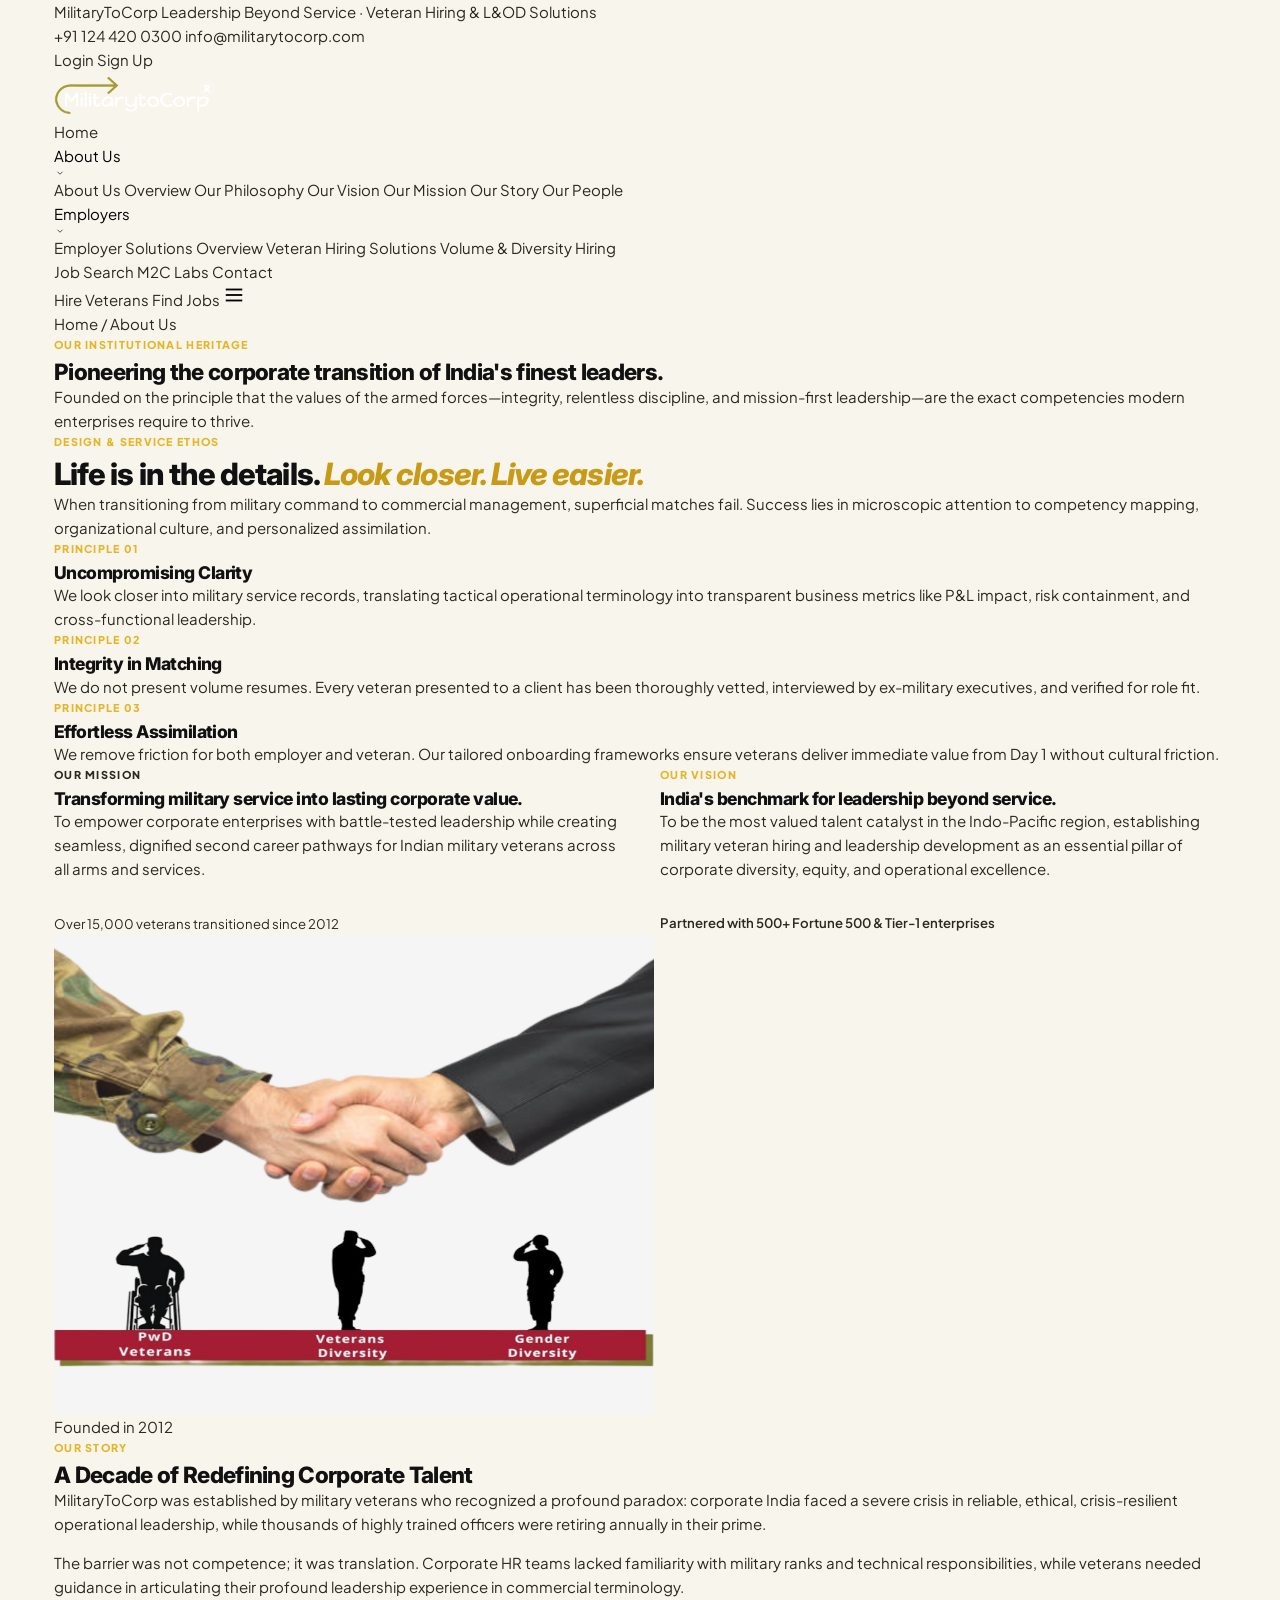
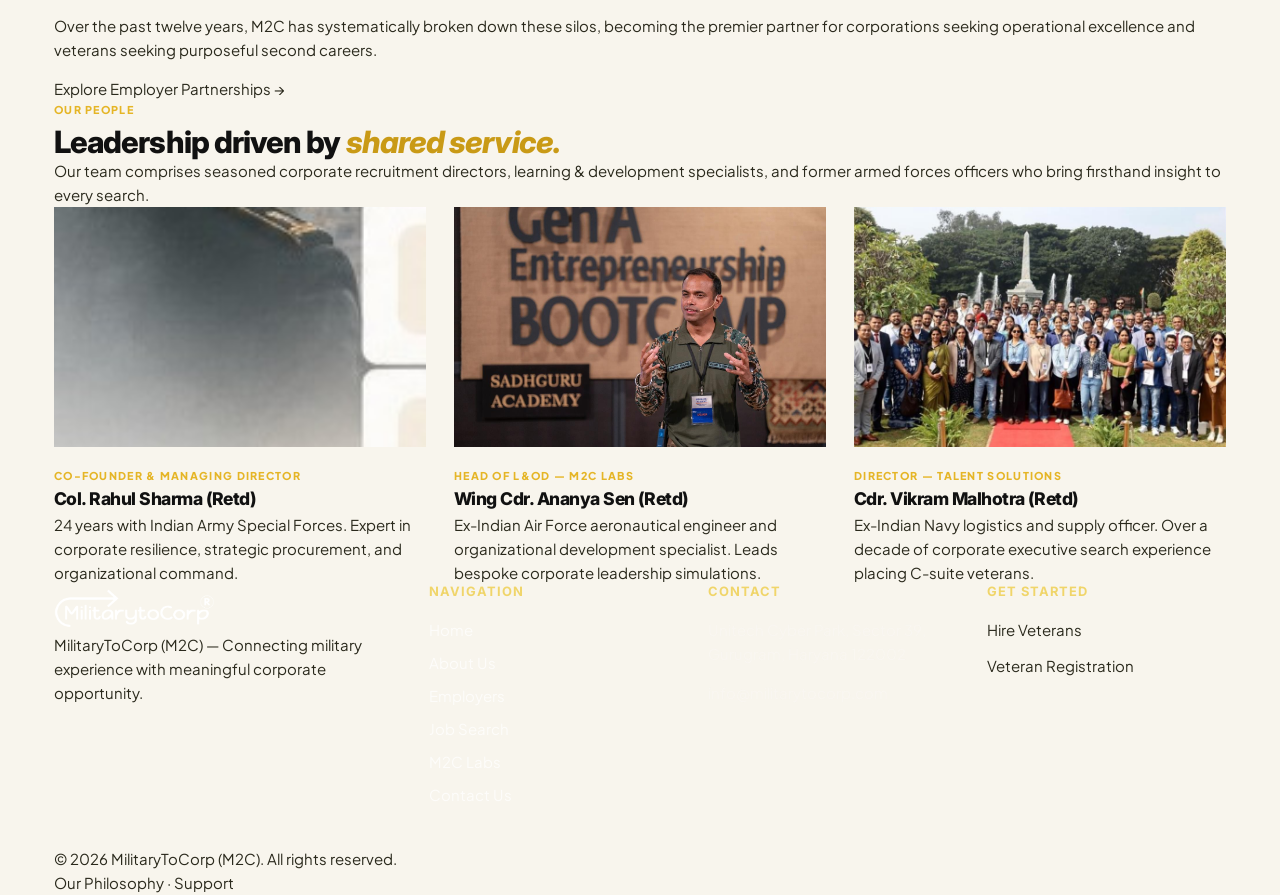
<file: about-us.html>
<!DOCTYPE html>
<html lang="en">
<head>
  <meta charset="UTF-8">
  <meta name="viewport" content="width=device-width, initial-scale=1.0">
  <meta name="description" content="Learn about MilitaryToCorp (M2C), our philosophy, vision, mission, and the leadership team bridging military excellence with corporate leadership.">
  <meta name="theme-color" content="#152A20">
  <title>About Us | MilitaryToCorp — Leadership Beyond Service</title>
  <link rel="preconnect" href="https://fonts.googleapis.com">
  <link rel="preconnect" href="https://fonts.gstatic.com" crossorigin>
  <link rel="stylesheet" href="styles.css">
</head>
<body>

  <!-- Topbar -->
  <div class="topbar">
    <div class="container">
      <div class="topbar-left">
        <span class="topbar-badge">MilitaryToCorp</span>
        <span class="topbar-tagline">Leadership Beyond Service · Veteran Hiring &amp; L&amp;OD Solutions</span>
      </div>
      <div class="topbar-right">
        <a href="tel:+911244200300" class="topbar-contact-item">+91 124 420 0300</a>
        <a href="mailto:info@militarytocorp.com" class="topbar-contact-item">info@militarytocorp.com</a>
        <div class="topbar-auth-links">
          <a href="https://www.militarytocorp.com/job-seeker/login" class="topbar-auth-link" target="_blank" rel="noopener">Login</a>
          <a href="https://www.militarytocorp.com/job-seeker/registration" class="topbar-auth-btn" target="_blank" rel="noopener">Sign Up</a>
        </div>
      </div>
    </div>
  </div>

  <!-- Header -->
  <header class="header" id="mainHeader">
    <div class="header-scroll-progress" id="scrollProgress"></div>
    <div class="container nav-container">
      <a href="index.html" class="brand" aria-label="MilitaryToCorp Homepage">
        <img src="assets/logo.png" alt="MilitaryToCorp Logo" class="brand-logo" width="160" height="48">
      </a>
      <nav class="nav-links" aria-label="Main Navigation">
        <a href="index.html" class="nav-link">Home</a>
        <div class="nav-drop">
          <button type="button" class="nav-drop-btn is-active" aria-haspopup="true" aria-expanded="false">
            About Us
            <svg class="nav-chev" viewBox="0 0 24 24" fill="none" stroke="currentColor" stroke-width="2"><polyline points="6 9 12 15 18 9"/></svg>
          </button>
          <div class="dropdown-menu" role="menu">
            <a href="about-us.html" class="dropdown-item">About Us Overview</a>
            <a href="about-us.html#philosophy" class="dropdown-item">Our Philosophy</a>
            <a href="about-us.html#vision" class="dropdown-item">Our Vision</a>
            <a href="about-us.html#mission" class="dropdown-item">Our Mission</a>
            <a href="about-us.html#story" class="dropdown-item">Our Story</a>
            <a href="about-us.html#people" class="dropdown-item">Our People</a>
          </div>
        </div>
        <div class="nav-drop">
          <button type="button" class="nav-drop-btn" aria-haspopup="true" aria-expanded="false">
            Employers
            <svg class="nav-chev" viewBox="0 0 24 24" fill="none" stroke="currentColor" stroke-width="2"><polyline points="6 9 12 15 18 9"/></svg>
          </button>
          <div class="dropdown-menu" role="menu">
            <a href="employers.html" class="dropdown-item">Employer Solutions Overview</a>
            <a href="employers.html#hire-veterans" class="dropdown-item">Veteran Hiring Solutions</a>
            <a href="employers.html#volume-hiring" class="dropdown-item">Volume &amp; Diversity Hiring</a>
          </div>
        </div>
        <a href="job-search.html" class="nav-link">Job Search</a>
        <a href="m2c-labs.html" class="nav-link">M2C Labs</a>
        <a href="contact-us.html" class="nav-link">Contact</a>
      </nav>
      <div class="header-actions">
        <a href="employers.html" class="btn btn-forest btn-sm">Hire Veterans</a>
        <a href="job-search.html" class="btn btn-outline-champagne btn-sm">Find Jobs</a>
        <button type="button" class="menu-toggle" id="menuToggle" aria-label="Toggle navigation menu" aria-expanded="false">
          <svg width="22" height="22" viewBox="0 0 24 24" fill="none" stroke="currentColor" stroke-width="2"><line x1="3" y1="12" x2="21" y2="12"/><line x1="3" y1="6" x2="21" y2="6"/><line x1="3" y1="18" x2="21" y2="18"/></svg>
        </button>
      </div>
    </div>
  </header>

  <!-- Mobile Drawer -->
  <div class="mobile-drawer-backdrop" id="mobileDrawerBackdrop"></div>
  <aside class="mobile-drawer" id="mobileDrawer">
    <div class="mobile-drawer-header">
      <img src="assets/logo.png" alt="MilitaryToCorp Logo" width="140" height="42">
      <button type="button" class="mobile-drawer-close" id="mobileDrawerClose">✕</button>
    </div>
    <div class="mobile-nav-list">
      <a href="index.html" class="mobile-nav-link">Home</a>
      <a href="about-us.html" class="mobile-nav-link is-active">About Us</a>
      <a href="employers.html" class="mobile-nav-link">Employers</a>
      <a href="job-search.html" class="mobile-nav-link">Job Search</a>
      <a href="m2c-labs.html" class="mobile-nav-link">M2C Labs</a>
      <a href="contact-us.html" class="mobile-nav-link">Contact Us</a>
    </div>
  </aside>

  <main>
    <!-- Sub-page Hero -->
    <section class="subpage-hero">
      <div class="container">
        <nav class="breadcrumb-nav" aria-label="Breadcrumb">
          <a href="index.html">Home</a>
          <span class="breadcrumb-sep">/</span>
          <span>About Us</span>
        </nav>
        <span class="eyebrow">Our Institutional Heritage</span>
        <h1 class="subpage-title">Pioneering the corporate transition of India's finest leaders.</h1>
        <p class="section-lead">
          Founded on the principle that the values of the armed forces—integrity, relentless discipline, and mission-first leadership—are the exact competencies modern enterprises require to thrive.
        </p>
      </div>
    </section>

    <!-- Philosophy Section -->
    <section class="section" id="philosophy">
      <div class="container">
        <div class="section-header-split">
          <div>
            <span class="eyebrow">Design &amp; Service Ethos</span>
            <h2 class="section-title">Life is in the details. <em>Look closer. Live easier.</em></h2>
          </div>
          <p class="section-lead">
            When transitioning from military command to commercial management, superficial matches fail. Success lies in microscopic attention to competency mapping, organizational culture, and personalized assimilation.
          </p>
        </div>

        <div class="philosophy-lens-grid" style="color: var(--charcoal-900);">
          <div class="pillar-card">
            <span class="eyebrow" style="margin-bottom: 6px;">Principle 01</span>
            <h3 class="pillar-title">Uncompromising Clarity</h3>
            <p class="pillar-desc">
              We look closer into military service records, translating tactical operational terminology into transparent business metrics like P&amp;L impact, risk containment, and cross-functional leadership.
            </p>
          </div>
          <div class="pillar-card">
            <span class="eyebrow" style="margin-bottom: 6px;">Principle 02</span>
            <h3 class="pillar-title">Integrity in Matching</h3>
            <p class="pillar-desc">
              We do not present volume resumes. Every veteran presented to a client has been thoroughly vetted, interviewed by ex-military executives, and verified for role fit.
            </p>
          </div>
          <div class="pillar-card">
            <span class="eyebrow" style="margin-bottom: 6px;">Principle 03</span>
            <h3 class="pillar-title">Effortless Assimilation</h3>
            <p class="pillar-desc">
              We remove friction for both employer and veteran. Our tailored onboarding frameworks ensure veterans deliver immediate value from Day 1 without cultural friction.
            </p>
          </div>
        </div>
      </div>
    </section>

    <!-- Vision & Mission -->
    <section class="section section-warm" id="vision">
      <div class="container">
        <div style="display: grid; grid-template-columns: repeat(auto-fit, minmax(320px, 1fr)); gap: 40px;">
          <div class="cta-box cta-box-forest" id="mission">
            <span class="eyebrow" style="color: var(--champagne-300);">Our Mission</span>
            <h3 class="cta-box-title">Transforming military service into lasting corporate value.</h3>
            <p class="cta-box-desc">
              To empower corporate enterprises with battle-tested leadership while creating seamless, dignified second career pathways for Indian military veterans across all arms and services.
            </p>
            <div style="padding-top: 16px; border-top: 1px solid rgba(255,255,255,0.12); font-size: 0.88rem; color: var(--champagne-200);">
              Over 15,000 veterans transitioned since 2012
            </div>
          </div>

          <div class="cta-box cta-box-ivory">
            <span class="eyebrow">Our Vision</span>
            <h3 class="cta-box-title">India's benchmark for leadership beyond service.</h3>
            <p class="cta-box-desc">
              To be the most valued talent catalyst in the Indo-Pacific region, establishing military veteran hiring and leadership development as an essential pillar of corporate diversity, equity, and operational excellence.
            </p>
            <div style="padding-top: 16px; border-top: 1px solid var(--border-medium); font-size: 0.88rem; color: var(--forest-850); font-weight: 600;">
              Partnered with 500+ Fortune 500 &amp; Tier-1 enterprises
            </div>
          </div>
        </div>
      </div>
    </section>

    <!-- Our Story -->
    <section class="section" id="story">
      <div class="container impact-grid">
        <div class="impact-visual-frame">
          <img src="assets/veteran-hiring.png" alt="MilitaryToCorp Founding Story" width="600" height="480">
          <span class="impact-badge-tag">Founded in 2012</span>
        </div>
        <div class="impact-copy">
          <span class="eyebrow">Our Story</span>
          <h2>A Decade of Redefining Corporate Talent</h2>
          <p>
            MilitaryToCorp was established by military veterans who recognized a profound paradox: corporate India faced a severe crisis in reliable, ethical, crisis-resilient operational leadership, while thousands of highly trained officers were retiring annually in their prime.
          </p>
          <p>
            The barrier was not competence; it was translation. Corporate HR teams lacked familiarity with military ranks and technical responsibilities, while veterans needed guidance in articulating their profound leadership experience in commercial terminology.
          </p>
          <p>
            Over the past twelve years, M2C has systematically broken down these silos, becoming the premier partner for corporations seeking operational excellence and veterans seeking purposeful second careers.
          </p>
          <a href="employers.html" class="btn btn-forest">Explore Employer Partnerships <span class="arrow-icon">→</span></a>
        </div>
      </div>
    </section>

    <!-- Leadership / Our People -->
    <section class="section section-warm" id="people">
      <div class="container">
        <div class="section-header-split">
          <div>
            <span class="eyebrow">Our People</span>
            <h2 class="section-title">Leadership driven by <em>shared service.</em></h2>
          </div>
          <p class="section-lead">
            Our team comprises seasoned corporate recruitment directors, learning &amp; development specialists, and former armed forces officers who bring firsthand insight to every search.
          </p>
        </div>

        <div style="display: grid; grid-template-columns: repeat(auto-fit, minmax(280px, 1fr)); gap: 28px;">
          <article class="pillar-card">
            <img src="assets/jobs-officer.jpg" alt="Col. Rahul Sharma" style="width: 100%; height: 240px; object-fit: cover; border-radius: var(--r-sm); margin-bottom: 20px;">
            <span class="eyebrow" style="margin-bottom: 4px; font-size: 0.72rem;">Co-Founder &amp; Managing Director</span>
            <h3 class="pillar-title" style="margin-bottom: 4px;">Col. Rahul Sharma (Retd)</h3>
            <p class="pillar-desc">24 years with Indian Army Special Forces. Expert in corporate resilience, strategic procurement, and organizational command.</p>
          </article>

          <article class="pillar-card">
            <img src="assets/events.jpeg" alt="Wing Cdr. Ananya Sen" style="width: 100%; height: 240px; object-fit: cover; border-radius: var(--r-sm); margin-bottom: 20px;">
            <span class="eyebrow" style="margin-bottom: 4px; font-size: 0.72rem;">Head of L&amp;OD — M2C Labs</span>
            <h3 class="pillar-title" style="margin-bottom: 4px;">Wing Cdr. Ananya Sen (Retd)</h3>
            <p class="pillar-desc">Ex-Indian Air Force aeronautical engineer and organizational development specialist. Leads bespoke corporate leadership simulations.</p>
          </article>

          <article class="pillar-card">
            <img src="assets/m2c-labs.jpg" alt="Cdr. Vikram Malhotra" style="width: 100%; height: 240px; object-fit: cover; border-radius: var(--r-sm); margin-bottom: 20px;">
            <span class="eyebrow" style="margin-bottom: 4px; font-size: 0.72rem;">Director — Talent Solutions</span>
            <h3 class="pillar-title" style="margin-bottom: 4px;">Cdr. Vikram Malhotra (Retd)</h3>
            <p class="pillar-desc">Ex-Indian Navy logistics and supply officer. Over a decade of corporate executive search experience placing C-suite veterans.</p>
          </article>
        </div>
      </div>
    </section>

  </main>

  <!-- Footer -->
  <footer class="footer" role="contentinfo">
    <div class="container">
      <div class="footer-top-grid">
        <div class="footer-brand">
          <img src="assets/logo.png" alt="MilitaryToCorp Logo" width="160" height="48" style="filter: brightness(0) invert(1);">
          <p>MilitaryToCorp (M2C) — Connecting military experience with meaningful corporate opportunity.</p>
        </div>
        <div>
          <h4 class="footer-col-title">Navigation</h4>
          <ul class="footer-links-list">
            <li><a href="index.html">Home</a></li>
            <li><a href="about-us.html">About Us</a></li>
            <li><a href="employers.html">Employers</a></li>
            <li><a href="job-search.html">Job Search</a></li>
            <li><a href="m2c-labs.html">M2C Labs</a></li>
            <li><a href="contact-us.html">Contact Us</a></li>
          </ul>
        </div>
        <div>
          <h4 class="footer-col-title">Contact</h4>
          <p style="color: rgba(250,247,242,0.7);">Unitech Cyber Park, Sector 39, Gurugram, Haryana 122002</p>
          <p style="color: rgba(250,247,242,0.7);"><a href="mailto:info@militarytocorp.com">info@militarytocorp.com</a></p>
        </div>
        <div>
          <h4 class="footer-col-title">Get Started</h4>
          <a href="employers.html" class="btn btn-champagne btn-sm" style="margin-bottom: 12px; display: inline-block;">Hire Veterans</a><br>
          <a href="https://www.militarytocorp.com/job-seeker/registration" target="_blank" class="btn btn-outline-champagne btn-sm">Veteran Registration</a>
        </div>
      </div>
      <div class="footer-bottom-row">
        <div>&copy; 2026 MilitaryToCorp (M2C). All rights reserved.</div>
        <div class="footer-legal-links">
          <a href="about-us.html#philosophy">Our Philosophy</a>
          <span>·</span>
          <a href="contact-us.html">Support</a>
        </div>
      </div>
    </div>
  </footer>

  <script src="script.js"></script>
</body>
</html>
</file>
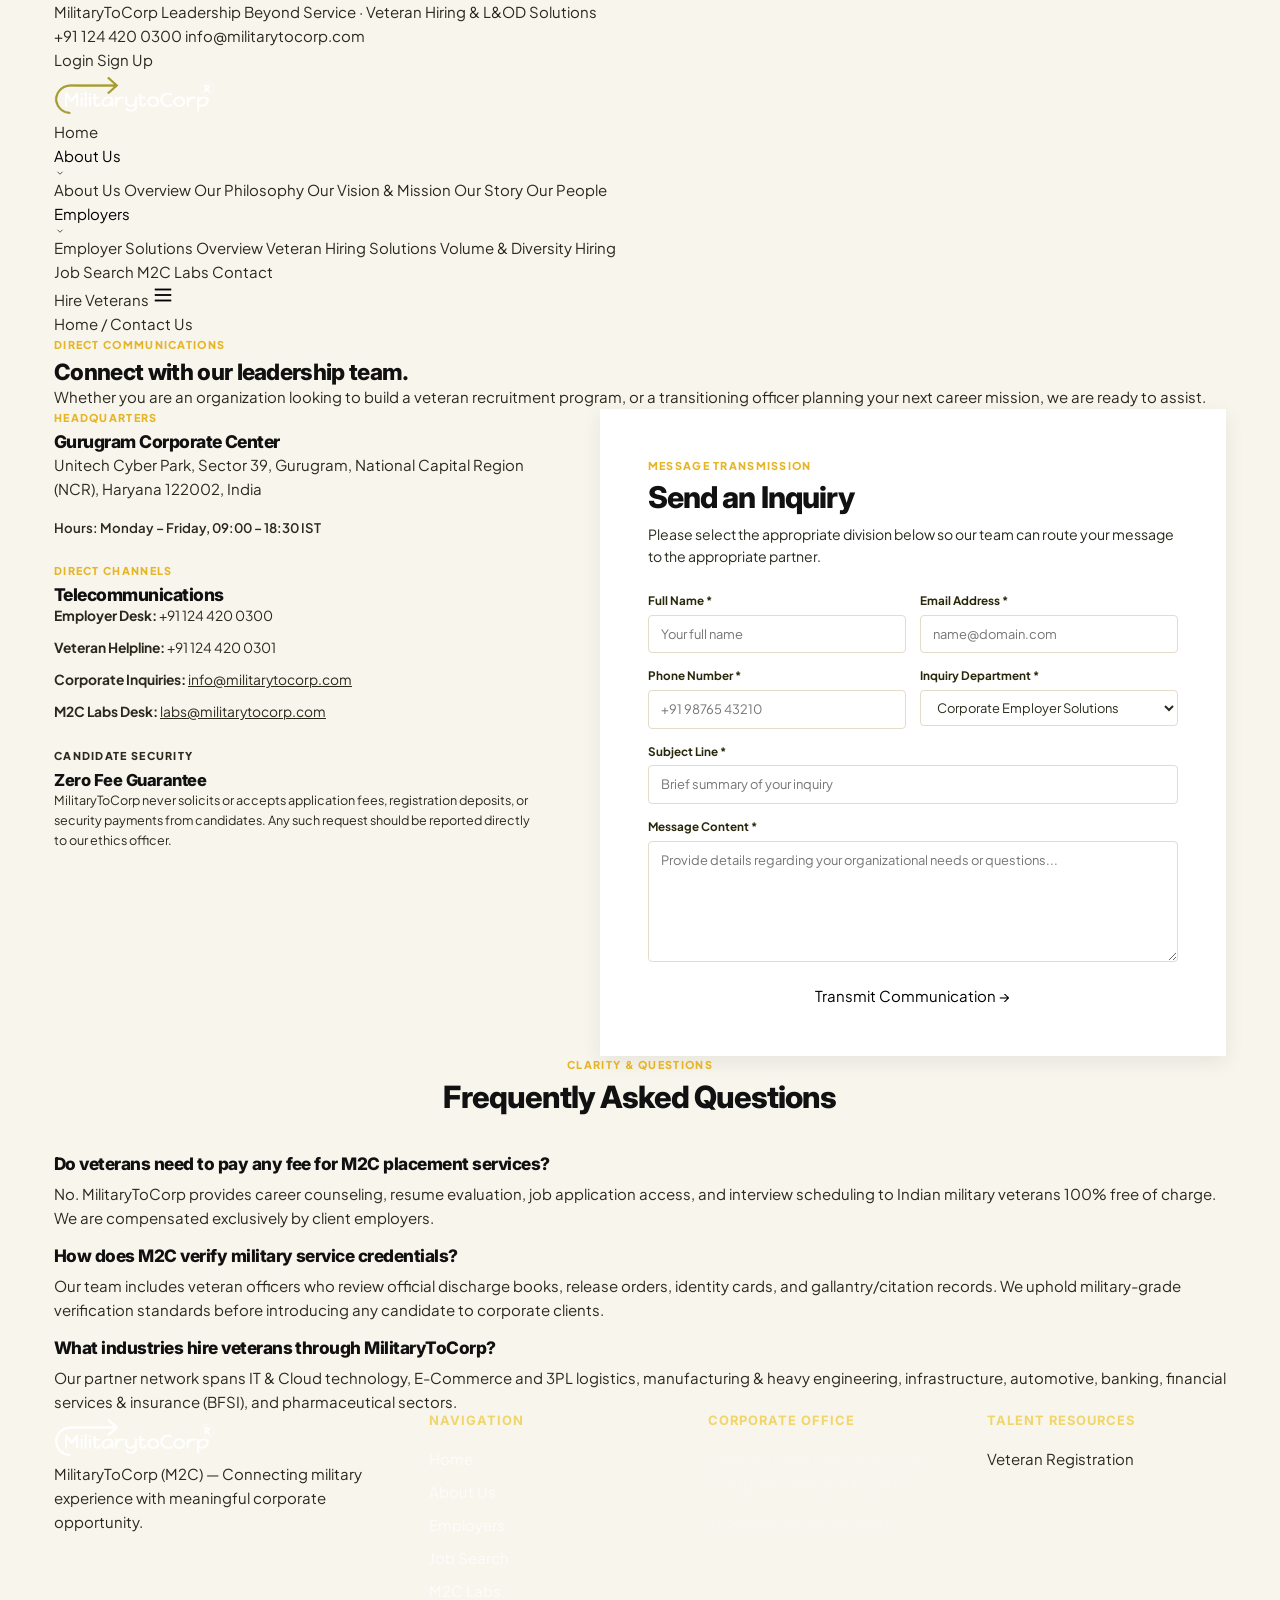
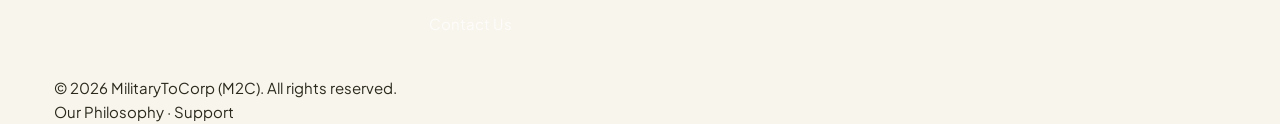
<file: contact-us.html>
<!DOCTYPE html>
<html lang="en">
<head>
  <meta charset="UTF-8">
  <meta name="viewport" content="width=device-width, initial-scale=1.0">
  <meta name="description" content="Contact MilitaryToCorp for veteran hiring solutions, corporate partnership inquiries, or career transition counseling.">
  <meta name="theme-color" content="#152A20">
  <title>Contact Us | MilitaryToCorp — Leadership Beyond Service</title>
  <link rel="preconnect" href="https://fonts.googleapis.com">
  <link rel="preconnect" href="https://fonts.gstatic.com" crossorigin>
  <link rel="stylesheet" href="styles.css">
</head>
<body>

  <!-- Topbar -->
  <div class="topbar">
    <div class="container">
      <div class="topbar-left">
        <span class="topbar-badge">MilitaryToCorp</span>
        <span class="topbar-tagline">Leadership Beyond Service · Veteran Hiring &amp; L&amp;OD Solutions</span>
      </div>
      <div class="topbar-right">
        <a href="tel:+911244200300" class="topbar-contact-item">+91 124 420 0300</a>
        <a href="mailto:info@militarytocorp.com" class="topbar-contact-item">info@militarytocorp.com</a>
        <div class="topbar-auth-links">
          <a href="https://www.militarytocorp.com/job-seeker/login" class="topbar-auth-link" target="_blank" rel="noopener">Login</a>
          <a href="https://www.militarytocorp.com/job-seeker/registration" class="topbar-auth-btn" target="_blank" rel="noopener">Sign Up</a>
        </div>
      </div>
    </div>
  </div>

  <!-- Header -->
  <header class="header" id="mainHeader">
    <div class="header-scroll-progress" id="scrollProgress"></div>
    <div class="container nav-container">
      <a href="index.html" class="brand" aria-label="MilitaryToCorp Homepage">
        <img src="assets/logo.png" alt="MilitaryToCorp Logo" class="brand-logo" width="160" height="48">
      </a>
      <nav class="nav-links" aria-label="Main Navigation">
        <a href="index.html" class="nav-link">Home</a>
        <div class="nav-drop">
          <button type="button" class="nav-drop-btn" aria-haspopup="true" aria-expanded="false">
            About Us
            <svg class="nav-chev" viewBox="0 0 24 24" fill="none" stroke="currentColor" stroke-width="2"><polyline points="6 9 12 15 18 9"/></svg>
          </button>
          <div class="dropdown-menu" role="menu">
            <a href="about-us.html" class="dropdown-item">About Us Overview</a>
            <a href="about-us.html#philosophy" class="dropdown-item">Our Philosophy</a>
            <a href="about-us.html#vision" class="dropdown-item">Our Vision &amp; Mission</a>
            <a href="about-us.html#story" class="dropdown-item">Our Story</a>
            <a href="about-us.html#people" class="dropdown-item">Our People</a>
          </div>
        </div>
        <div class="nav-drop">
          <button type="button" class="nav-drop-btn" aria-haspopup="true" aria-expanded="false">
            Employers
            <svg class="nav-chev" viewBox="0 0 24 24" fill="none" stroke="currentColor" stroke-width="2"><polyline points="6 9 12 15 18 9"/></svg>
          </button>
          <div class="dropdown-menu" role="menu">
            <a href="employers.html" class="dropdown-item">Employer Solutions Overview</a>
            <a href="employers.html#hire-veterans" class="dropdown-item">Veteran Hiring Solutions</a>
            <a href="employers.html#volume-hiring" class="dropdown-item">Volume &amp; Diversity Hiring</a>
          </div>
        </div>
        <a href="job-search.html" class="nav-link">Job Search</a>
        <a href="m2c-labs.html" class="nav-link">M2C Labs</a>
        <a href="contact-us.html" class="nav-link is-active">Contact</a>
      </nav>
      <div class="header-actions">
        <a href="employers.html" class="btn btn-forest btn-sm">Hire Veterans</a>
        <button type="button" class="menu-toggle" id="menuToggle" aria-label="Toggle navigation menu" aria-expanded="false">
          <svg width="22" height="22" viewBox="0 0 24 24" fill="none" stroke="currentColor" stroke-width="2"><line x1="3" y1="12" x2="21" y2="12"/><line x1="3" y1="6" x2="21" y2="6"/><line x1="3" y1="18" x2="21" y2="18"/></svg>
        </button>
      </div>
    </div>
  </header>

  <!-- Mobile Drawer -->
  <div class="mobile-drawer-backdrop" id="mobileDrawerBackdrop"></div>
  <aside class="mobile-drawer" id="mobileDrawer">
    <div class="mobile-drawer-header">
      <img src="assets/logo.png" alt="MilitaryToCorp Logo" width="140" height="42">
      <button type="button" class="mobile-drawer-close" id="mobileDrawerClose">✕</button>
    </div>
    <div class="mobile-nav-list">
      <a href="index.html" class="mobile-nav-link">Home</a>
      <a href="about-us.html" class="mobile-nav-link">About Us</a>
      <a href="employers.html" class="mobile-nav-link">Employers</a>
      <a href="job-search.html" class="mobile-nav-link">Job Search</a>
      <a href="m2c-labs.html" class="mobile-nav-link">M2C Labs</a>
      <a href="contact-us.html" class="mobile-nav-link is-active">Contact Us</a>
    </div>
  </aside>

  <main>
    <!-- Sub-page Hero -->
    <section class="subpage-hero">
      <div class="container">
        <nav class="breadcrumb-nav" aria-label="Breadcrumb">
          <a href="index.html">Home</a>
          <span class="breadcrumb-sep">/</span>
          <span>Contact Us</span>
        </nav>
        <span class="eyebrow">Direct Communications</span>
        <h1 class="subpage-title">Connect with our leadership team.</h1>
        <p class="section-lead">
          Whether you are an organization looking to build a veteran recruitment program, or a transitioning officer planning your next career mission, we are ready to assist.
        </p>
      </div>
    </section>

    <!-- Contact Details & Form Grid -->
    <section class="section">
      <div class="container">
        <div style="display: grid; grid-template-columns: 1fr 1.3fr; gap: clamp(36px, 6vw, 64px); align-items: flex-start;">
          
          <!-- Contact Cards -->
          <div style="display: flex; flex-direction: column; gap: 24px;">
            <div class="pillar-card">
              <span class="eyebrow" style="margin-bottom: 6px;">Headquarters</span>
              <h3 class="pillar-title">Gurugram Corporate Center</h3>
              <p class="pillar-desc" style="margin-bottom: 16px;">
                Unitech Cyber Park, Sector 39, Gurugram, National Capital Region (NCR), Haryana 122002, India
              </p>
              <div style="font-size: 0.88rem; color: var(--forest-850); font-weight: 600;">
                Hours: Monday – Friday, 09:00 – 18:30 IST
              </div>
            </div>

            <div class="pillar-card">
              <span class="eyebrow" style="margin-bottom: 6px;">Direct Channels</span>
              <h3 class="pillar-title">Telecommunications</h3>
              <div style="display: flex; flex-direction: column; gap: 10px; font-size: 0.92rem; color: var(--charcoal-800);">
                <div><strong>Employer Desk:</strong> +91 124 420 0300</div>
                <div><strong>Veteran Helpline:</strong> +91 124 420 0301</div>
                <div><strong>Corporate Inquiries:</strong> <a href="mailto:info@militarytocorp.com" style="color: var(--forest-850); text-decoration: underline;">info@militarytocorp.com</a></div>
                <div><strong>M2C Labs Desk:</strong> <a href="mailto:labs@militarytocorp.com" style="color: var(--forest-850); text-decoration: underline;">labs@militarytocorp.com</a></div>
              </div>
            </div>

            <div class="pillar-card" style="background-color: var(--bg-canvas-subtle); border-color: var(--border-champagne);">
              <span class="eyebrow" style="color: var(--champagne-600); margin-bottom: 6px;">Candidate Security</span>
              <h3 class="pillar-title" style="font-size: 1.1rem;">Zero Fee Guarantee</h3>
              <p class="pillar-desc" style="font-size: 0.84rem;">
                MilitaryToCorp never solicits or accepts application fees, registration deposits, or security payments from candidates. Any such request should be reported directly to our ethics officer.
              </p>
            </div>
          </div>

          <!-- Contact Form -->
          <div style="background-color: #FFFFFF; border: 1px solid var(--border-medium); border-radius: var(--r-lg); padding: clamp(28px, 4vw, 48px); box-shadow: var(--shadow-md);">
            <span class="eyebrow">Message Transmission</span>
            <h2 class="section-title" style="font-size: 2rem; margin-bottom: 8px;">Send an Inquiry</h2>
            <p class="section-lead" style="font-size: 0.94rem; margin-bottom: 24px;">
              Please select the appropriate division below so our team can route your message to the appropriate partner.
            </p>

            <form id="contactForm" class="modal-form-grid" style="grid-template-columns: repeat(2, 1fr);">
              <div class="form-group">
                <label class="form-label" for="conName">Full Name *</label>
                <input type="text" id="conName" class="form-input" required placeholder="Your full name">
              </div>
              <div class="form-group">
                <label class="form-label" for="conEmail">Email Address *</label>
                <input type="email" id="conEmail" class="form-input" required placeholder="name@domain.com">
              </div>
              <div class="form-group">
                <label class="form-label" for="conPhone">Phone Number *</label>
                <input type="tel" id="conPhone" class="form-input" required placeholder="+91 98765 43210">
              </div>
              <div class="form-group">
                <label class="form-label" for="conDept">Inquiry Department *</label>
                <select id="conDept" class="form-select" required>
                  <option value="Employer Solutions">Corporate Employer Solutions</option>
                  <option value="Veteran Career Support">Veteran Candidate Support</option>
                  <option value="M2C Labs">M2C Labs Leadership Training</option>
                  <option value="Media & Events">Media, PR &amp; Summit Inquiries</option>
                </select>
              </div>
              <div class="form-group col-full">
                <label class="form-label" for="conSubject">Subject Line *</label>
                <input type="text" id="conSubject" class="form-input" required placeholder="Brief summary of your inquiry">
              </div>
              <div class="form-group col-full">
                <label class="form-label" for="conMessage">Message Content *</label>
                <textarea id="conMessage" rows="5" class="form-textarea" required placeholder="Provide details regarding your organizational needs or questions..."></textarea>
              </div>
              <div class="form-group col-full" style="margin-top: 8px;">
                <button type="submit" class="btn btn-forest btn-lg" style="width: 100%;">
                  Transmit Communication <span class="arrow-icon">→</span>
                </button>
              </div>
            </form>
          </div>

        </div>
      </div>
    </section>

    <!-- FAQ Section -->
    <section class="section section-warm">
      <div class="container container-narrow">
        <div style="text-align: center; margin-bottom: 40px;">
          <span class="eyebrow">Clarity &amp; Questions</span>
          <h2 class="section-title">Frequently Asked Questions</h2>
        </div>

        <div style="display: flex; flex-direction: column; gap: 16px;">
          <div class="pillar-card">
            <h3 class="pillar-title" style="font-size: 1.15rem; margin-bottom: 8px;">Do veterans need to pay any fee for M2C placement services?</h3>
            <p class="pillar-desc">
              No. MilitaryToCorp provides career counseling, resume evaluation, job application access, and interview scheduling to Indian military veterans 100% free of charge. We are compensated exclusively by client employers.
            </p>
          </div>

          <div class="pillar-card">
            <h3 class="pillar-title" style="font-size: 1.15rem; margin-bottom: 8px;">How does M2C verify military service credentials?</h3>
            <p class="pillar-desc">
              Our team includes veteran officers who review official discharge books, release orders, identity cards, and gallantry/citation records. We uphold military-grade verification standards before introducing any candidate to corporate clients.
            </p>
          </div>

          <div class="pillar-card">
            <h3 class="pillar-title" style="font-size: 1.15rem; margin-bottom: 8px;">What industries hire veterans through MilitaryToCorp?</h3>
            <p class="pillar-desc">
              Our partner network spans IT &amp; Cloud technology, E-Commerce and 3PL logistics, manufacturing &amp; heavy engineering, infrastructure, automotive, banking, financial services &amp; insurance (BFSI), and pharmaceutical sectors.
            </p>
          </div>
        </div>
      </div>
    </section>
  </main>

  <!-- Footer -->
  <footer class="footer" role="contentinfo">
    <div class="container">
      <div class="footer-top-grid">
        <div class="footer-brand">
          <img src="assets/logo.png" alt="MilitaryToCorp Logo" width="160" height="48" style="filter: brightness(0) invert(1);">
          <p>MilitaryToCorp (M2C) — Connecting military experience with meaningful corporate opportunity.</p>
        </div>
        <div>
          <h4 class="footer-col-title">Navigation</h4>
          <ul class="footer-links-list">
            <li><a href="index.html">Home</a></li>
            <li><a href="about-us.html">About Us</a></li>
            <li><a href="employers.html">Employers</a></li>
            <li><a href="job-search.html">Job Search</a></li>
            <li><a href="m2c-labs.html">M2C Labs</a></li>
            <li><a href="contact-us.html">Contact Us</a></li>
          </ul>
        </div>
        <div>
          <h4 class="footer-col-title">Corporate Office</h4>
          <p style="color: rgba(250,247,242,0.7);">Unitech Cyber Park, Sector 39, Gurugram, Haryana 122002</p>
          <p style="color: rgba(250,247,242,0.7);"><a href="mailto:info@militarytocorp.com">info@militarytocorp.com</a></p>
        </div>
        <div>
          <h4 class="footer-col-title">Talent Resources</h4>
          <a href="https://www.militarytocorp.com/job-seeker/registration" target="_blank" class="btn btn-champagne btn-sm">Veteran Registration</a>
        </div>
      </div>
      <div class="footer-bottom-row">
        <div>&copy; 2026 MilitaryToCorp (M2C). All rights reserved.</div>
        <div class="footer-legal-links">
          <a href="about-us.html#philosophy">Our Philosophy</a>
          <span>·</span>
          <a href="contact-us.html">Support</a>
        </div>
      </div>
    </div>
  </footer>

  <div class="toast-notice" id="toastNotice" role="alert" aria-live="polite">
    <span id="toastMessage">Message transmitted successfully.</span>
  </div>

  <script src="script.js"></script>
  <script>
    document.getElementById('contactForm')?.addEventListener('submit', function(e) {
      e.preventDefault();
      const btn = this.querySelector('button[type="submit"]');
      btn.disabled = true;
      btn.textContent = 'Transmitting Message...';
      setTimeout(() => {
        btn.disabled = false;
        btn.textContent = 'Transmit Communication →';
        this.reset();
        window.showM2CToast('Your message has been received by our Gurugram executive desk. We will respond within 4 business hours.', 5000);
      }, 1000);
    });
  </script>
</body>
</html>
</file>
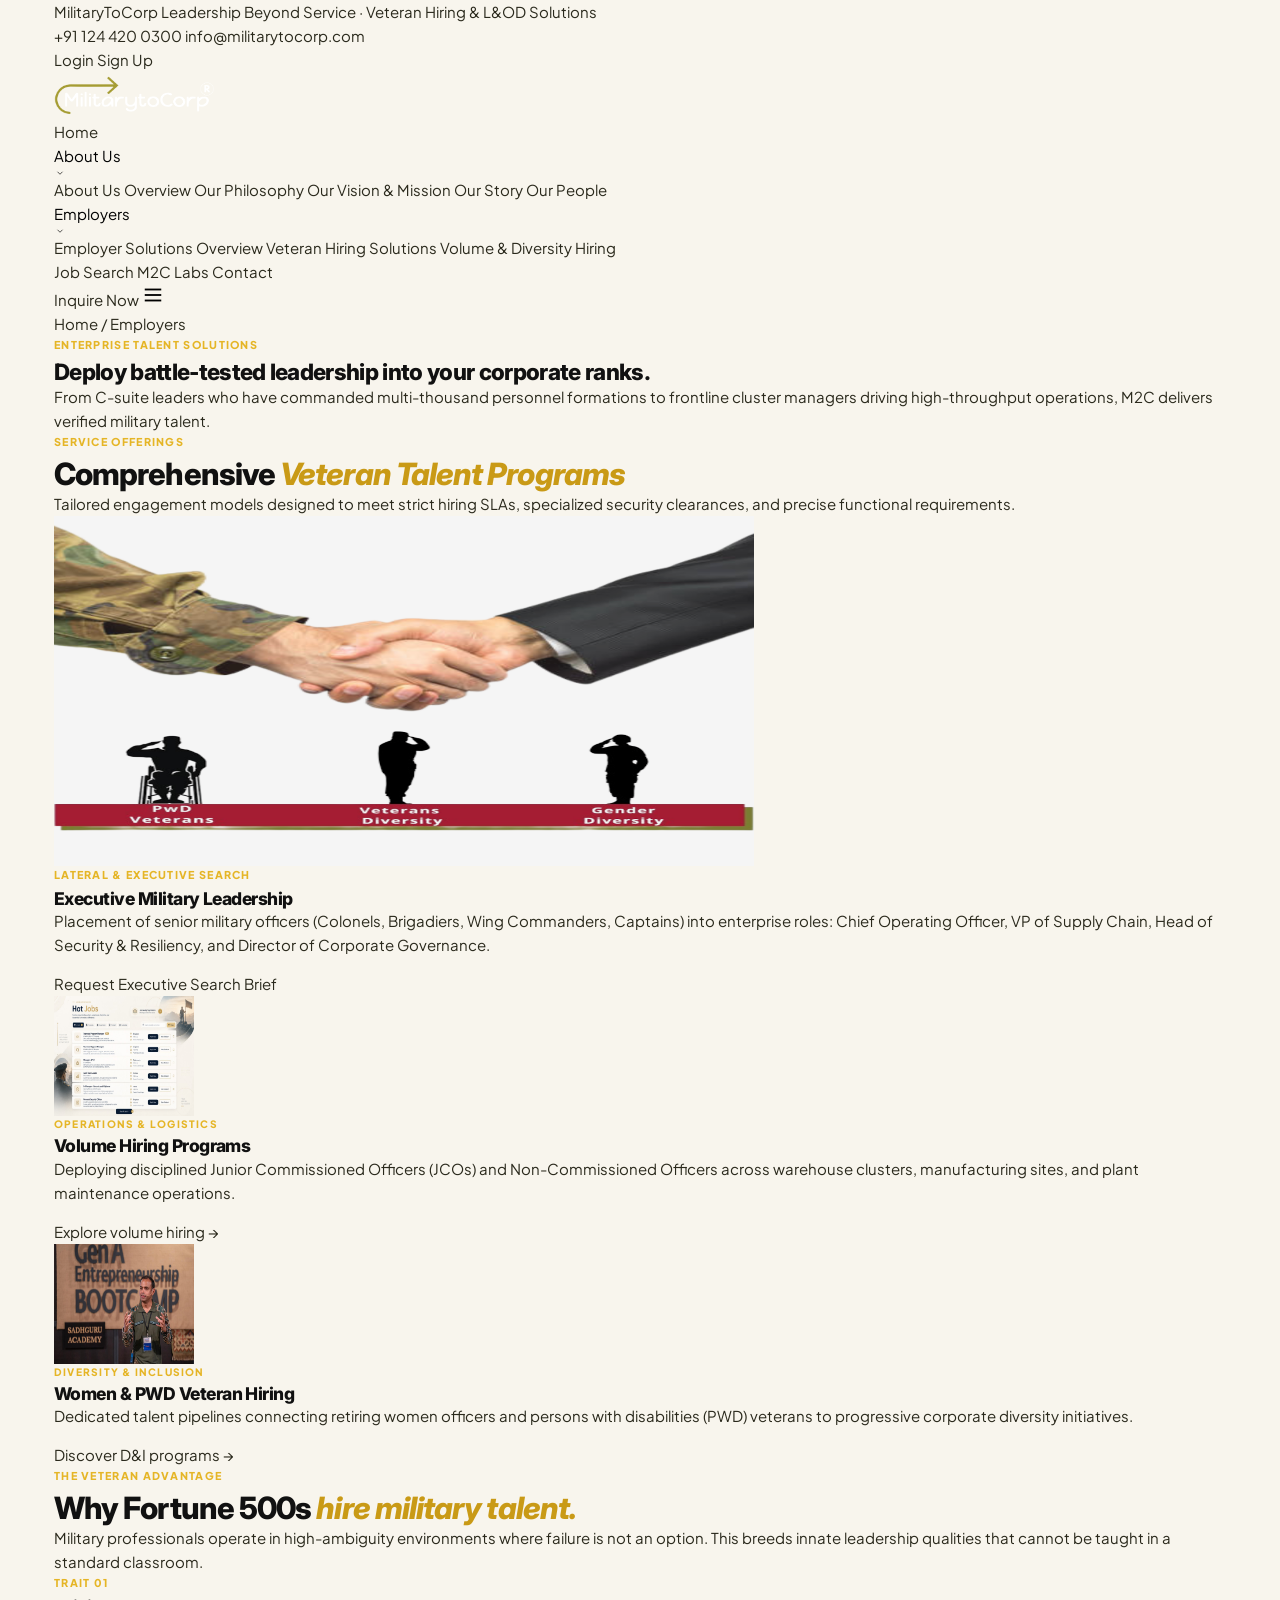
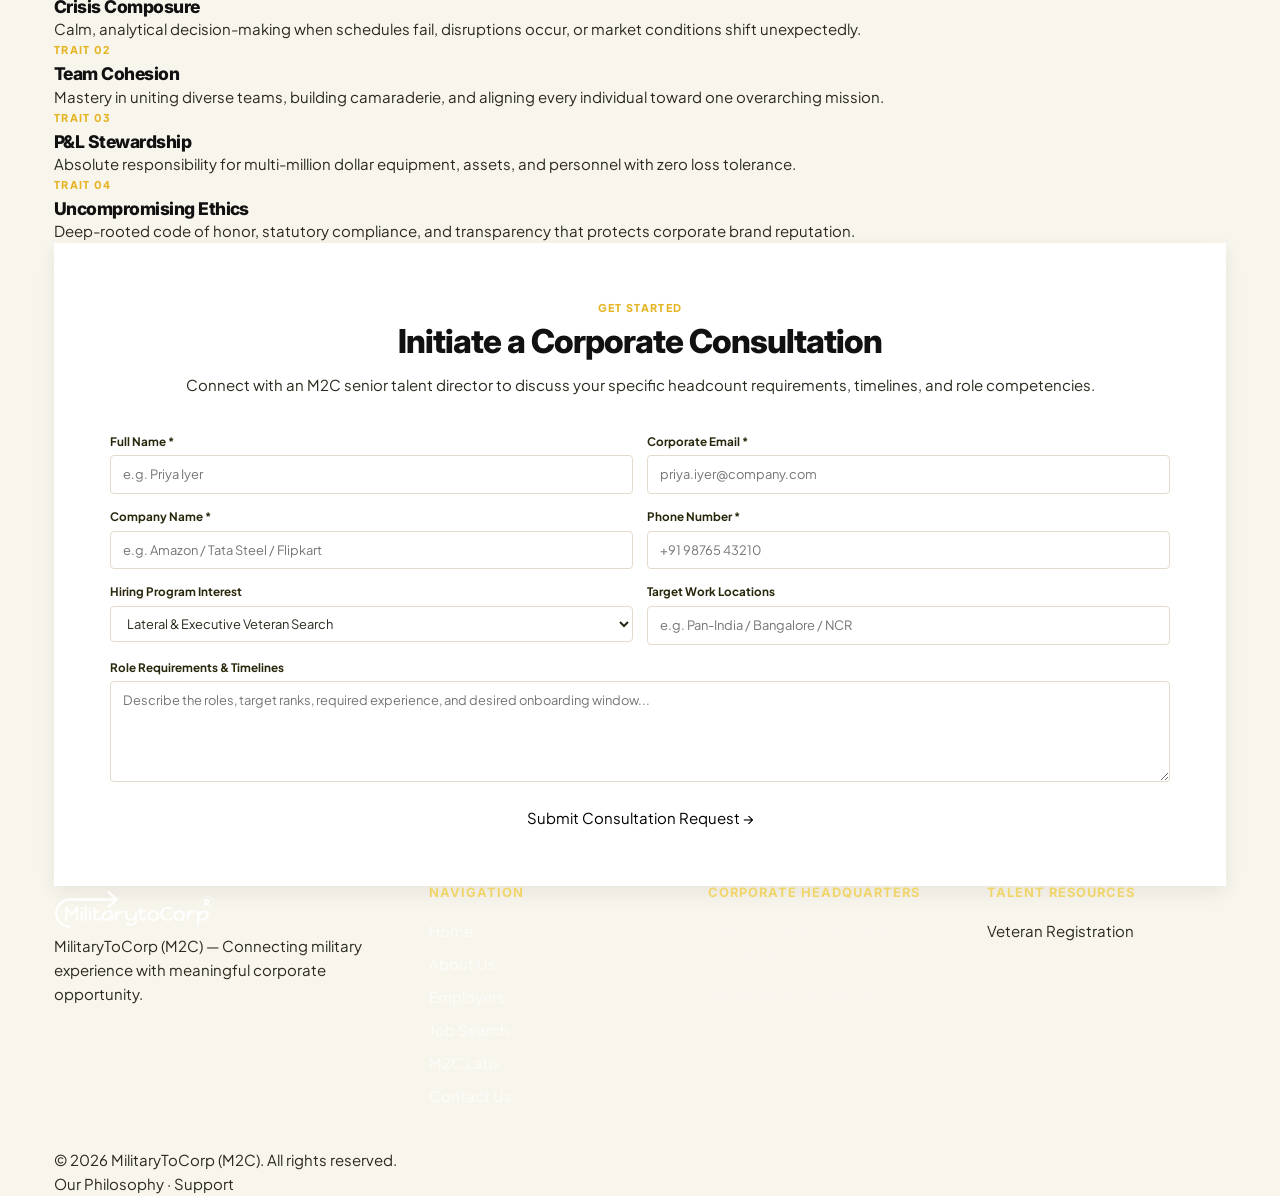
<file: employers.html>
<!DOCTYPE html>
<html lang="en">
<head>
  <meta charset="UTF-8">
  <meta name="viewport" content="width=device-width, initial-scale=1.0">
  <meta name="description" content="Employer solutions by MilitaryToCorp: Veteran hiring, volume recruitment, diversity hiring, and corporate leadership workshops.">
  <meta name="theme-color" content="#152A20">
  <title>Employer Solutions | MilitaryToCorp — Veteran Hiring &amp; Corporate Talent</title>
  <link rel="preconnect" href="https://fonts.googleapis.com">
  <link rel="preconnect" href="https://fonts.gstatic.com" crossorigin>
  <link rel="stylesheet" href="styles.css">
</head>
<body>

  <!-- Topbar -->
  <div class="topbar">
    <div class="container">
      <div class="topbar-left">
        <span class="topbar-badge">MilitaryToCorp</span>
        <span class="topbar-tagline">Leadership Beyond Service · Veteran Hiring &amp; L&amp;OD Solutions</span>
      </div>
      <div class="topbar-right">
        <a href="tel:+911244200300" class="topbar-contact-item">+91 124 420 0300</a>
        <a href="mailto:info@militarytocorp.com" class="topbar-contact-item">info@militarytocorp.com</a>
        <div class="topbar-auth-links">
          <a href="https://www.militarytocorp.com/job-seeker/login" class="topbar-auth-link" target="_blank" rel="noopener">Login</a>
          <a href="https://www.militarytocorp.com/job-seeker/registration" class="topbar-auth-btn" target="_blank" rel="noopener">Sign Up</a>
        </div>
      </div>
    </div>
  </div>

  <!-- Header -->
  <header class="header" id="mainHeader">
    <div class="header-scroll-progress" id="scrollProgress"></div>
    <div class="container nav-container">
      <a href="index.html" class="brand" aria-label="MilitaryToCorp Homepage">
        <img src="assets/logo.png" alt="MilitaryToCorp Logo" class="brand-logo" width="160" height="48">
      </a>
      <nav class="nav-links" aria-label="Main Navigation">
        <a href="index.html" class="nav-link">Home</a>
        <div class="nav-drop">
          <button type="button" class="nav-drop-btn" aria-haspopup="true" aria-expanded="false">
            About Us
            <svg class="nav-chev" viewBox="0 0 24 24" fill="none" stroke="currentColor" stroke-width="2"><polyline points="6 9 12 15 18 9"/></svg>
          </button>
          <div class="dropdown-menu" role="menu">
            <a href="about-us.html" class="dropdown-item">About Us Overview</a>
            <a href="about-us.html#philosophy" class="dropdown-item">Our Philosophy</a>
            <a href="about-us.html#vision" class="dropdown-item">Our Vision &amp; Mission</a>
            <a href="about-us.html#story" class="dropdown-item">Our Story</a>
            <a href="about-us.html#people" class="dropdown-item">Our People</a>
          </div>
        </div>
        <div class="nav-drop">
          <button type="button" class="nav-drop-btn is-active" aria-haspopup="true" aria-expanded="false">
            Employers
            <svg class="nav-chev" viewBox="0 0 24 24" fill="none" stroke="currentColor" stroke-width="2"><polyline points="6 9 12 15 18 9"/></svg>
          </button>
          <div class="dropdown-menu" role="menu">
            <a href="employers.html" class="dropdown-item">Employer Solutions Overview</a>
            <a href="employers.html#hire-veterans" class="dropdown-item">Veteran Hiring Solutions</a>
            <a href="employers.html#volume-hiring" class="dropdown-item">Volume &amp; Diversity Hiring</a>
          </div>
        </div>
        <a href="job-search.html" class="nav-link">Job Search</a>
        <a href="m2c-labs.html" class="nav-link">M2C Labs</a>
        <a href="contact-us.html" class="nav-link">Contact</a>
      </nav>
      <div class="header-actions">
        <a href="#employer-inquiry" class="btn btn-forest btn-sm">Inquire Now</a>
        <button type="button" class="menu-toggle" id="menuToggle" aria-label="Toggle navigation menu" aria-expanded="false">
          <svg width="22" height="22" viewBox="0 0 24 24" fill="none" stroke="currentColor" stroke-width="2"><line x1="3" y1="12" x2="21" y2="12"/><line x1="3" y1="6" x2="21" y2="6"/><line x1="3" y1="18" x2="21" y2="18"/></svg>
        </button>
      </div>
    </div>
  </header>

  <!-- Mobile Drawer -->
  <div class="mobile-drawer-backdrop" id="mobileDrawerBackdrop"></div>
  <aside class="mobile-drawer" id="mobileDrawer">
    <div class="mobile-drawer-header">
      <img src="assets/logo.png" alt="MilitaryToCorp Logo" width="140" height="42">
      <button type="button" class="mobile-drawer-close" id="mobileDrawerClose">✕</button>
    </div>
    <div class="mobile-nav-list">
      <a href="index.html" class="mobile-nav-link">Home</a>
      <a href="about-us.html" class="mobile-nav-link">About Us</a>
      <a href="employers.html" class="mobile-nav-link is-active">Employers</a>
      <a href="job-search.html" class="mobile-nav-link">Job Search</a>
      <a href="m2c-labs.html" class="mobile-nav-link">M2C Labs</a>
      <a href="contact-us.html" class="mobile-nav-link">Contact Us</a>
    </div>
  </aside>

  <main>
    <!-- Sub-page Hero -->
    <section class="subpage-hero">
      <div class="container">
        <nav class="breadcrumb-nav" aria-label="Breadcrumb">
          <a href="index.html">Home</a>
          <span class="breadcrumb-sep">/</span>
          <span>Employers</span>
        </nav>
        <span class="eyebrow">Enterprise Talent Solutions</span>
        <h1 class="subpage-title">Deploy battle-tested leadership into your corporate ranks.</h1>
        <p class="section-lead">
          From C-suite leaders who have commanded multi-thousand personnel formations to frontline cluster managers driving high-throughput operations, M2C delivers verified military talent.
        </p>
      </div>
    </section>

    <!-- Core Solutions -->
    <section class="section" id="hire-veterans">
      <div class="container">
        <div class="section-header-split">
          <div>
            <span class="eyebrow">Service Offerings</span>
            <h2 class="section-title">Comprehensive <em>Veteran Talent Programs</em></h2>
          </div>
          <p class="section-lead">
            Tailored engagement models designed to meet strict hiring SLAs, specialized security clearances, and precise functional requirements.
          </p>
        </div>

        <div class="services-layout">
          <article class="service-featured-card">
            <div class="service-featured-img-wrap">
              <img src="assets/veteran-hiring.png" alt="Veteran executive lateral hiring" width="700" height="350">
            </div>
            <div class="service-featured-content">
              <span class="eyebrow">Lateral &amp; Executive Search</span>
              <h3 class="service-featured-title">Executive Military Leadership</h3>
              <p class="service-featured-desc">
                Placement of senior military officers (Colonels, Brigadiers, Wing Commanders, Captains) into enterprise roles: Chief Operating Officer, VP of Supply Chain, Head of Security &amp; Resiliency, and Director of Corporate Governance.
              </p>
              <div>
                <a href="#employer-inquiry" class="btn btn-forest">Request Executive Search Brief</a>
              </div>
            </div>
          </article>

          <div class="service-stack" id="volume-hiring">
            <article class="service-stack-card">
              <div class="service-stack-thumb">
                <img src="assets/jobs-graphic.jpg" alt="Volume operations hiring" width="140" height="120">
              </div>
              <div class="service-stack-info">
                <span class="eyebrow" style="margin-bottom: 4px; font-size: 0.68rem;">Operations &amp; Logistics</span>
                <h3>Volume Hiring Programs</h3>
                <p>Deploying disciplined Junior Commissioned Officers (JCOs) and Non-Commissioned Officers across warehouse clusters, manufacturing sites, and plant maintenance operations.</p>
                <a href="#employer-inquiry" class="text-link">Explore volume hiring <span class="arrow-icon">→</span></a>
              </div>
            </article>

            <article class="service-stack-card">
              <div class="service-stack-thumb">
                <img src="assets/events.jpeg" alt="Diversity hiring for women military officers" width="140" height="120">
              </div>
              <div class="service-stack-info">
                <span class="eyebrow" style="margin-bottom: 4px; font-size: 0.68rem;">Diversity &amp; Inclusion</span>
                <h3>Women &amp; PWD Veteran Hiring</h3>
                <p>Dedicated talent pipelines connecting retiring women officers and persons with disabilities (PWD) veterans to progressive corporate diversity initiatives.</p>
                <a href="#employer-inquiry" class="text-link">Discover D&amp;I programs <span class="arrow-icon">→</span></a>
              </div>
            </article>
          </div>
        </div>
      </div>
    </section>

    <!-- Why Veterans Win in Corporate Environments -->
    <section class="section section-warm">
      <div class="container">
        <div class="section-header-split">
          <div>
            <span class="eyebrow">The Veteran Advantage</span>
            <h2 class="section-title">Why Fortune 500s <em>hire military talent.</em></h2>
          </div>
          <p class="section-lead">
            Military professionals operate in high-ambiguity environments where failure is not an option. This breeds innate leadership qualities that cannot be taught in a standard classroom.
          </p>
        </div>

        <div class="bridge-pillars-grid">
          <div class="pillar-card">
            <span class="eyebrow" style="margin-bottom: 6px;">Trait 01</span>
            <h3 class="pillar-title">Crisis Composure</h3>
            <p class="pillar-desc">Calm, analytical decision-making when schedules fail, disruptions occur, or market conditions shift unexpectedly.</p>
          </div>
          <div class="pillar-card">
            <span class="eyebrow" style="margin-bottom: 6px;">Trait 02</span>
            <h3 class="pillar-title">Team Cohesion</h3>
            <p class="pillar-desc">Mastery in uniting diverse teams, building camaraderie, and aligning every individual toward one overarching mission.</p>
          </div>
          <div class="pillar-card">
            <span class="eyebrow" style="margin-bottom: 6px;">Trait 03</span>
            <h3 class="pillar-title">P&amp;L Stewardship</h3>
            <p class="pillar-desc">Absolute responsibility for multi-million dollar equipment, assets, and personnel with zero loss tolerance.</p>
          </div>
          <div class="pillar-card">
            <span class="eyebrow" style="margin-bottom: 6px;">Trait 04</span>
            <h3 class="pillar-title">Uncompromising Ethics</h3>
            <p class="pillar-desc">Deep-rooted code of honor, statutory compliance, and transparency that protects corporate brand reputation.</p>
          </div>
        </div>
      </div>
    </section>

    <!-- Employer Consultation Form -->
    <section class="section" id="employer-inquiry">
      <div class="container container-narrow">
        <div style="background-color: #FFFFFF; border: 1px solid var(--border-medium); border-radius: var(--r-lg); padding: clamp(32px, 5vw, 56px); box-shadow: var(--shadow-md);">
          <div style="text-align: center; margin-bottom: 36px;">
            <span class="eyebrow">Get Started</span>
            <h2 class="section-title" style="font-size: 2.2rem; margin-bottom: 12px;">Initiate a Corporate Consultation</h2>
            <p class="section-lead" style="margin: 0 auto;">
              Connect with an M2C senior talent director to discuss your specific headcount requirements, timelines, and role competencies.
            </p>
          </div>

          <form id="employerForm" class="modal-form-grid" style="grid-template-columns: repeat(2, 1fr);">
            <div class="form-group">
              <label class="form-label" for="empName">Full Name *</label>
              <input type="text" id="empName" class="form-input" required placeholder="e.g. Priya Iyer">
            </div>
            <div class="form-group">
              <label class="form-label" for="empEmail">Corporate Email *</label>
              <input type="email" id="empEmail" class="form-input" required placeholder="priya.iyer@company.com">
            </div>
            <div class="form-group">
              <label class="form-label" for="empCompany">Company Name *</label>
              <input type="text" id="empCompany" class="form-input" required placeholder="e.g. Amazon / Tata Steel / Flipkart">
            </div>
            <div class="form-group">
              <label class="form-label" for="empPhone">Phone Number *</label>
              <input type="tel" id="empPhone" class="form-input" required placeholder="+91 98765 43210">
            </div>
            <div class="form-group">
              <label class="form-label" for="empHiringType">Hiring Program Interest</label>
              <select id="empHiringType" class="form-select">
                <option value="Lateral Search">Lateral &amp; Executive Veteran Search</option>
                <option value="Volume Hiring">Volume &amp; Cluster Operations Hiring</option>
                <option value="Diversity">Women Officers &amp; PWD Veterans</option>
                <option value="M2C Labs">M2C Labs Leadership Workshop</option>
              </select>
            </div>
            <div class="form-group">
              <label class="form-label" for="empLocations">Target Work Locations</label>
              <input type="text" id="empLocations" class="form-input" placeholder="e.g. Pan-India / Bangalore / NCR">
            </div>
            <div class="form-group col-full">
              <label class="form-label" for="empDetails">Role Requirements &amp; Timelines</label>
              <textarea id="empDetails" rows="4" class="form-textarea" placeholder="Describe the roles, target ranks, required experience, and desired onboarding window..."></textarea>
            </div>
            <div class="form-group col-full" style="margin-top: 10px;">
              <button type="submit" class="btn btn-forest btn-lg" style="width: 100%;">
                Submit Consultation Request <span class="arrow-icon">→</span>
              </button>
            </div>
          </form>
        </div>
      </div>
    </section>
  </main>

  <!-- Footer -->
  <footer class="footer" role="contentinfo">
    <div class="container">
      <div class="footer-top-grid">
        <div class="footer-brand">
          <img src="assets/logo.png" alt="MilitaryToCorp Logo" width="160" height="48" style="filter: brightness(0) invert(1);">
          <p>MilitaryToCorp (M2C) — Connecting military experience with meaningful corporate opportunity.</p>
        </div>
        <div>
          <h4 class="footer-col-title">Navigation</h4>
          <ul class="footer-links-list">
            <li><a href="index.html">Home</a></li>
            <li><a href="about-us.html">About Us</a></li>
            <li><a href="employers.html">Employers</a></li>
            <li><a href="job-search.html">Job Search</a></li>
            <li><a href="m2c-labs.html">M2C Labs</a></li>
            <li><a href="contact-us.html">Contact Us</a></li>
          </ul>
        </div>
        <div>
          <h4 class="footer-col-title">Corporate Headquarters</h4>
          <p style="color: rgba(250,247,242,0.7);">Unitech Cyber Park, Sector 39, Gurugram, Haryana 122002</p>
          <p style="color: rgba(250,247,242,0.7);"><a href="mailto:info@militarytocorp.com">info@militarytocorp.com</a></p>
        </div>
        <div>
          <h4 class="footer-col-title">Talent Resources</h4>
          <a href="https://www.militarytocorp.com/job-seeker/registration" target="_blank" class="btn btn-champagne btn-sm">Veteran Registration</a>
        </div>
      </div>
      <div class="footer-bottom-row">
        <div>&copy; 2026 MilitaryToCorp (M2C). All rights reserved.</div>
        <div class="footer-legal-links">
          <a href="about-us.html#philosophy">Our Philosophy</a>
          <span>·</span>
          <a href="contact-us.html">Support</a>
        </div>
      </div>
    </div>
  </footer>

  <!-- Toast -->
  <div class="toast-notice" id="toastNotice" role="alert" aria-live="polite">
    <span id="toastMessage">Inquiry submitted successfully.</span>
  </div>

  <script src="script.js"></script>
  <script>
    document.getElementById('employerForm')?.addEventListener('submit', function(e) {
      e.preventDefault();
      const btn = this.querySelector('button[type="submit"]');
      btn.disabled = true;
      btn.textContent = 'Transmitting Request...';
      setTimeout(() => {
        btn.disabled = false;
        btn.textContent = 'Submit Consultation Request →';
        this.reset();
        window.showM2CToast('Your corporate consultation request has been received. An M2C talent partner will reach out within 4 business hours.', 5000);
      }, 1000);
    });
  </script>
</body>
</html>
</file>
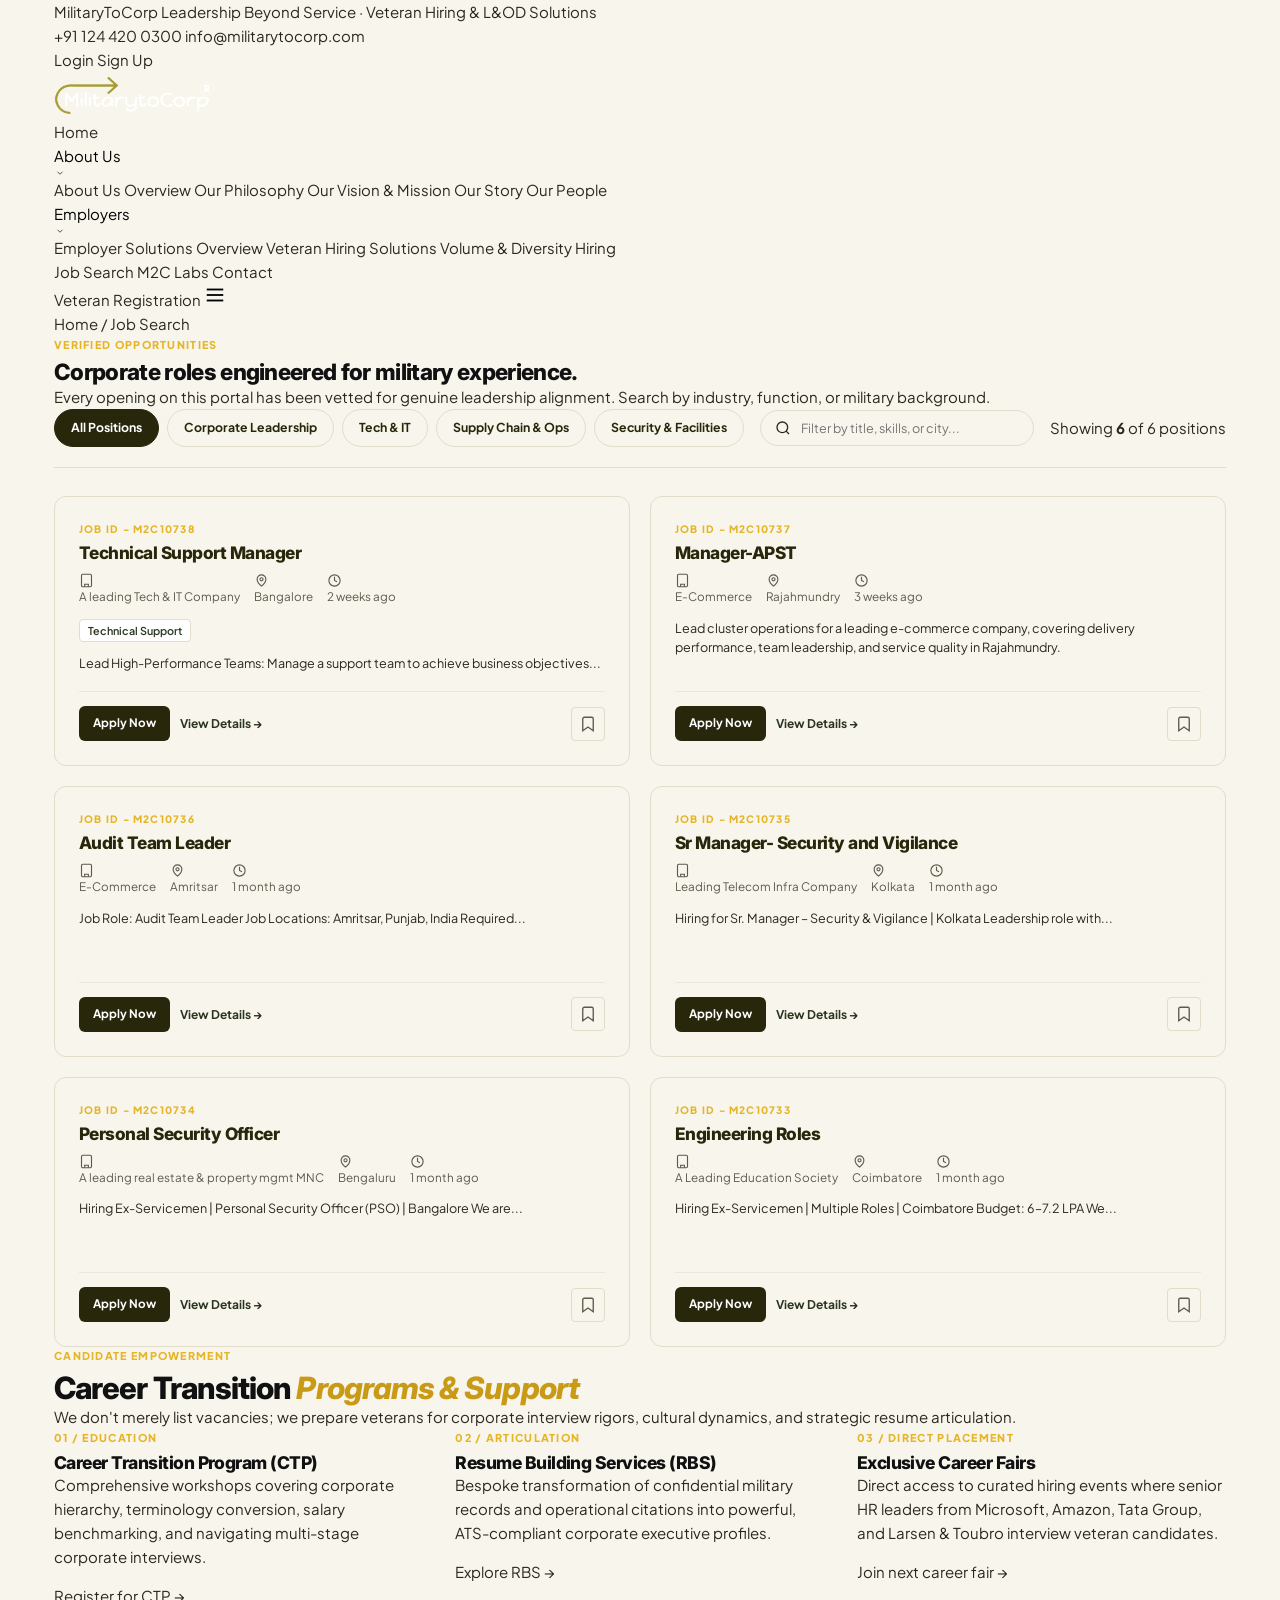
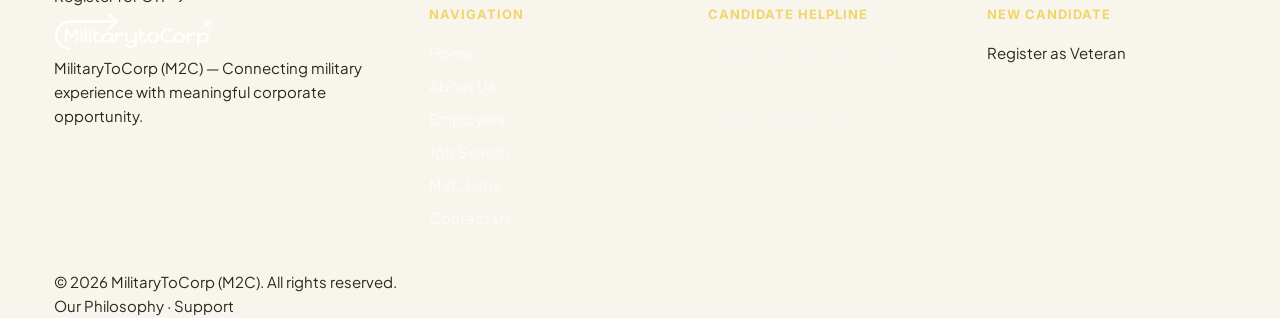
<file: job-search.html>
<!DOCTYPE html>
<html lang="en">
<head>
  <meta charset="UTF-8">
  <meta name="viewport" content="width=device-width, initial-scale=1.0">
  <meta name="description" content="Search verified corporate jobs for Indian military veterans. Roles in technical management, supply chain, executive leadership, and operations.">
  <meta name="theme-color" content="#152A20">
  <title>Veteran Job Search | MilitaryToCorp — Leadership Beyond Service</title>
  <link rel="preconnect" href="https://fonts.googleapis.com">
  <link rel="preconnect" href="https://fonts.gstatic.com" crossorigin>
  <link rel="stylesheet" href="styles.css">
</head>
<body>

  <!-- Topbar -->
  <div class="topbar">
    <div class="container">
      <div class="topbar-left">
        <span class="topbar-badge">MilitaryToCorp</span>
        <span class="topbar-tagline">Leadership Beyond Service · Veteran Hiring &amp; L&amp;OD Solutions</span>
      </div>
      <div class="topbar-right">
        <a href="tel:+911244200300" class="topbar-contact-item">+91 124 420 0300</a>
        <a href="mailto:info@militarytocorp.com" class="topbar-contact-item">info@militarytocorp.com</a>
        <div class="topbar-auth-links">
          <a href="https://www.militarytocorp.com/job-seeker/login" class="topbar-auth-link" target="_blank" rel="noopener">Login</a>
          <a href="https://www.militarytocorp.com/job-seeker/registration" class="topbar-auth-btn" target="_blank" rel="noopener">Sign Up</a>
        </div>
      </div>
    </div>
  </div>

  <!-- Header -->
  <header class="header" id="mainHeader">
    <div class="header-scroll-progress" id="scrollProgress"></div>
    <div class="container nav-container">
      <a href="index.html" class="brand" aria-label="MilitaryToCorp Homepage">
        <img src="assets/logo.png" alt="MilitaryToCorp Logo" class="brand-logo" width="160" height="48">
      </a>
      <nav class="nav-links" aria-label="Main Navigation">
        <a href="index.html" class="nav-link">Home</a>
        <div class="nav-drop">
          <button type="button" class="nav-drop-btn" aria-haspopup="true" aria-expanded="false">
            About Us
            <svg class="nav-chev" viewBox="0 0 24 24" fill="none" stroke="currentColor" stroke-width="2"><polyline points="6 9 12 15 18 9"/></svg>
          </button>
          <div class="dropdown-menu" role="menu">
            <a href="about-us.html" class="dropdown-item">About Us Overview</a>
            <a href="about-us.html#philosophy" class="dropdown-item">Our Philosophy</a>
            <a href="about-us.html#vision" class="dropdown-item">Our Vision &amp; Mission</a>
            <a href="about-us.html#story" class="dropdown-item">Our Story</a>
            <a href="about-us.html#people" class="dropdown-item">Our People</a>
          </div>
        </div>
        <div class="nav-drop">
          <button type="button" class="nav-drop-btn" aria-haspopup="true" aria-expanded="false">
            Employers
            <svg class="nav-chev" viewBox="0 0 24 24" fill="none" stroke="currentColor" stroke-width="2"><polyline points="6 9 12 15 18 9"/></svg>
          </button>
          <div class="dropdown-menu" role="menu">
            <a href="employers.html" class="dropdown-item">Employer Solutions Overview</a>
            <a href="employers.html#hire-veterans" class="dropdown-item">Veteran Hiring Solutions</a>
            <a href="employers.html#volume-hiring" class="dropdown-item">Volume &amp; Diversity Hiring</a>
          </div>
        </div>
        <a href="job-search.html" class="nav-link is-active">Job Search</a>
        <a href="m2c-labs.html" class="nav-link">M2C Labs</a>
        <a href="contact-us.html" class="nav-link">Contact</a>
      </nav>
      <div class="header-actions">
        <a href="https://www.militarytocorp.com/job-seeker/registration" target="_blank" class="btn btn-champagne btn-sm">Veteran Registration</a>
        <button type="button" class="menu-toggle" id="menuToggle" aria-label="Toggle navigation menu" aria-expanded="false">
          <svg width="22" height="22" viewBox="0 0 24 24" fill="none" stroke="currentColor" stroke-width="2"><line x1="3" y1="12" x2="21" y2="12"/><line x1="3" y1="6" x2="21" y2="6"/><line x1="3" y1="18" x2="21" y2="18"/></svg>
        </button>
      </div>
    </div>
  </header>

  <!-- Mobile Drawer -->
  <div class="mobile-drawer-backdrop" id="mobileDrawerBackdrop"></div>
  <aside class="mobile-drawer" id="mobileDrawer">
    <div class="mobile-drawer-header">
      <img src="assets/logo.png" alt="MilitaryToCorp Logo" width="140" height="42">
      <button type="button" class="mobile-drawer-close" id="mobileDrawerClose">✕</button>
    </div>
    <div class="mobile-nav-list">
      <a href="index.html" class="mobile-nav-link">Home</a>
      <a href="about-us.html" class="mobile-nav-link">About Us</a>
      <a href="employers.html" class="mobile-nav-link">Employers</a>
      <a href="job-search.html" class="mobile-nav-link is-active">Job Search</a>
      <a href="m2c-labs.html" class="mobile-nav-link">M2C Labs</a>
      <a href="contact-us.html" class="mobile-nav-link">Contact Us</a>
    </div>
  </aside>

  <main>
    <!-- Sub-page Hero -->
    <section class="subpage-hero">
      <div class="container">
        <nav class="breadcrumb-nav" aria-label="Breadcrumb">
          <a href="index.html">Home</a>
          <span class="breadcrumb-sep">/</span>
          <span>Job Search</span>
        </nav>
        <span class="eyebrow">Verified Opportunities</span>
        <h1 class="subpage-title">Corporate roles engineered for military experience.</h1>
        <p class="section-lead">
          Every opening on this portal has been vetted for genuine leadership alignment. Search by industry, function, or military background.
        </p>
      </div>
    </section>

    <!-- Interactive Job Search Experience -->
    <section class="section" id="jobsSearchSection">
      <div class="container">
        
        <div class="jobs-toolbar">
          <div class="jobs-filter-tabs" role="tablist" aria-label="Filter Jobs by Category">
            <button type="button" class="jobs-tab-btn is-active" data-category="all" role="tab" aria-selected="true">All Positions</button>
            <button type="button" class="jobs-tab-btn" data-category="leadership" role="tab" aria-selected="false">Corporate Leadership</button>
            <button type="button" class="jobs-tab-btn" data-category="tech" role="tab" aria-selected="false">Tech &amp; IT</button>
            <button type="button" class="jobs-tab-btn" data-category="operations" role="tab" aria-selected="false">Supply Chain &amp; Ops</button>
            <button type="button" class="jobs-tab-btn" data-category="security" role="tab" aria-selected="false">Security &amp; Facilities</button>
          </div>

          <div style="display: flex; align-items: center; gap: 16px;">
            <div class="jobs-search-box">
              <svg width="16" height="16" viewBox="0 0 24 24" fill="none" stroke="currentColor" stroke-width="2"><circle cx="11" cy="11" r="8"/><line x1="21" y1="21" x2="16.65" y2="16.65"/></svg>
              <input type="text" class="jobs-search-input" id="jobSearchInput" placeholder="Filter by title, skills, or city..." aria-label="Search jobs by keyword">
            </div>
            <span class="jobs-count-badge" id="jobsCountBadge">Showing <strong>6</strong> positions</span>
          </div>
        </div>

        <!-- Job Grid -->
        <div class="jobs-grid" id="jobsGrid">
          <!-- Populated by script.js -->
        </div>

        <div class="jobs-empty-state" id="jobsEmptyState" style="display: none;">
          <h3>No matching positions found</h3>
          <p>Try modifying your keyword search or selecting another category tab above.</p>
        </div>

      </div>
    </section>

    <!-- Transition Services Guide -->
    <section class="section section-warm" id="transition-services">
      <div class="container">
        <div class="section-header-split">
          <div>
            <span class="eyebrow">Candidate Empowerment</span>
            <h2 class="section-title">Career Transition <em>Programs &amp; Support</em></h2>
          </div>
          <p class="section-lead">
            We don't merely list vacancies; we prepare veterans for corporate interview rigors, cultural dynamics, and strategic resume articulation.
          </p>
        </div>

        <div style="display: grid; grid-template-columns: repeat(auto-fit, minmax(300px, 1fr)); gap: 32px;">
          <article class="pillar-card" id="ctp">
            <span class="eyebrow">01 / Education</span>
            <h3 class="pillar-title">Career Transition Program (CTP)</h3>
            <p class="pillar-desc">
              Comprehensive workshops covering corporate hierarchy, terminology conversion, salary benchmarking, and navigating multi-stage corporate interviews.
            </p>
            <a href="https://www.militarytocorp.com/job-seeker/registration" target="_blank" class="text-link" style="margin-top: auto;">Register for CTP <span class="arrow-icon">→</span></a>
          </article>

          <article class="pillar-card" id="resume-services">
            <span class="eyebrow">02 / Articulation</span>
            <h3 class="pillar-title">Resume Building Services (RBS)</h3>
            <p class="pillar-desc">
              Bespoke transformation of confidential military records and operational citations into powerful, ATS-compliant corporate executive profiles.
            </p>
            <a href="https://www.militarytocorp.com/job-seeker/registration" target="_blank" class="text-link" style="margin-top: auto;">Explore RBS <span class="arrow-icon">→</span></a>
          </article>

          <article class="pillar-card">
            <span class="eyebrow">03 / Direct Placement</span>
            <h3 class="pillar-title">Exclusive Career Fairs</h3>
            <p class="pillar-desc">
              Direct access to curated hiring events where senior HR leaders from Microsoft, Amazon, Tata Group, and Larsen &amp; Toubro interview veteran candidates.
            </p>
            <a href="https://www.militarytocorp.com/job-seeker/registration" target="_blank" class="text-link" style="margin-top: auto;">Join next career fair <span class="arrow-icon">→</span></a>
          </article>
        </div>
      </div>
    </section>

  </main>

  <!-- Job Modal -->
  <div class="modal-backdrop" id="jobModal" role="dialog" aria-modal="true" aria-labelledby="modalJobTitle">
    <div class="modal-dialog">
      <div class="modal-header">
        <div class="modal-title-area">
          <span class="eyebrow" id="modalJobId" style="margin-bottom: 4px; font-size: 0.72rem;">Job ID</span>
          <h3 id="modalJobTitle">Job Title</h3>
        </div>
        <button type="button" class="modal-close-btn" id="modalCloseBtn" aria-label="Close dialog">✕</button>
      </div>
      <div class="modal-body">
        <div class="modal-meta-bar">
          <div><strong>Company:</strong> <span id="modalJobCompany">Company</span></div>
          <div><strong>Location:</strong> <span id="modalJobLocation">Location</span></div>
          <div><strong>Type:</strong> <span id="modalJobType">Type</span></div>
        </div>
        <h4 class="modal-section-title">Position Overview</h4>
        <p id="modalJobDesc" style="color: var(--charcoal-700); line-height: 1.7;"></p>
        <h4 class="modal-section-title">Target Experience &amp; Military Profile</h4>
        <p id="modalJobExp" style="color: var(--charcoal-700); font-weight: 500;"></p>
        <h4 class="modal-section-title">Key Responsibilities</h4>
        <ul id="modalJobResp" style="list-style: disc; padding-left: 20px; color: var(--charcoal-700); line-height: 1.7; margin-bottom: 24px;"></ul>
        <h4 class="modal-section-title">Key Competencies</h4>
        <div id="modalJobSkills" class="job-card-skills" style="margin-bottom: 28px;"></div>
        <h4 class="modal-section-title" style="border-top: 1px solid var(--border-medium); padding-top: 20px;">
          Express Interest &amp; Submit Application
        </h4>
        <form id="jobApplicationForm" class="modal-form-grid">
          <input type="hidden" id="modalFormJobId" name="job_id">
          <div class="form-group">
            <label class="form-label" for="applicantName">Full Name *</label>
            <input type="text" id="applicantName" class="form-input" required placeholder="e.g. Major Arjun Sharma">
          </div>
          <div class="form-group">
            <label class="form-label" for="applicantEmail">Email Address *</label>
            <input type="email" id="applicantEmail" class="form-input" required placeholder="arjun.sharma@example.com">
          </div>
          <div class="form-group">
            <label class="form-label" for="applicantPhone">Phone Number *</label>
            <input type="tel" id="applicantPhone" class="form-input" required placeholder="+91 98765 43210">
          </div>
          <div class="form-group">
            <label class="form-label" for="applicantService">Armed Forces Branch *</label>
            <select id="applicantService" class="form-select" required>
              <option value="">Select Armed Forces Branch</option>
              <option value="Indian Army">Indian Army</option>
              <option value="Indian Navy">Indian Navy</option>
              <option value="Indian Air Force">Indian Air Force</option>
              <option value="Paramilitary">Coast Guard / Paramilitary</option>
            </select>
          </div>
          <div class="form-group">
            <label class="form-label" for="applicantRank">Last Substantive Rank</label>
            <input type="text" id="applicantRank" class="form-input" placeholder="e.g. Lt Colonel / Commander">
          </div>
          <div class="form-group">
            <label class="form-label" for="applicantNotice">Release / Availability Date</label>
            <input type="text" id="applicantNotice" class="form-input" placeholder="e.g. Immediate / 30 Days">
          </div>
          <div class="form-group col-full">
            <label class="form-label" for="applicantCover">Executive Summary &amp; Key Achievements</label>
            <textarea id="applicantCover" rows="3" class="form-textarea" placeholder="Briefly highlight your command tenure, operational highlights, or technical specialization..."></textarea>
          </div>
          <div class="form-group col-full" style="margin-top: 8px;">
            <button type="submit" class="btn btn-primary btn-lg" style="width: 100%;">
              Submit Application to M2C Talent Directors
            </button>
          </div>
        </form>
      </div>
    </div>
  </div>

  <!-- Toast -->
  <div class="toast-notice" id="toastNotice" role="alert" aria-live="polite">
    <span id="toastMessage">Application submitted successfully.</span>
  </div>

  <!-- Footer -->
  <footer class="footer" role="contentinfo">
    <div class="container">
      <div class="footer-top-grid">
        <div class="footer-brand">
          <img src="assets/logo.png" alt="MilitaryToCorp Logo" width="160" height="48" style="filter: brightness(0) invert(1);">
          <p>MilitaryToCorp (M2C) — Connecting military experience with meaningful corporate opportunity.</p>
        </div>
        <div>
          <h4 class="footer-col-title">Navigation</h4>
          <ul class="footer-links-list">
            <li><a href="index.html">Home</a></li>
            <li><a href="about-us.html">About Us</a></li>
            <li><a href="employers.html">Employers</a></li>
            <li><a href="job-search.html">Job Search</a></li>
            <li><a href="m2c-labs.html">M2C Labs</a></li>
            <li><a href="contact-us.html">Contact Us</a></li>
          </ul>
        </div>
        <div>
          <h4 class="footer-col-title">Candidate Helpline</h4>
          <p style="color: rgba(250,247,242,0.7);">Unitech Cyber Park, Sector 39, Gurugram, Haryana 122002</p>
          <p style="color: rgba(250,247,242,0.7);"><a href="mailto:info@militarytocorp.com">info@militarytocorp.com</a></p>
        </div>
        <div>
          <h4 class="footer-col-title">New Candidate</h4>
          <a href="https://www.militarytocorp.com/job-seeker/registration" target="_blank" class="btn btn-champagne btn-sm">Register as Veteran</a>
        </div>
      </div>
      <div class="footer-bottom-row">
        <div>&copy; 2026 MilitaryToCorp (M2C). All rights reserved.</div>
        <div class="footer-legal-links">
          <a href="about-us.html#philosophy">Our Philosophy</a>
          <span>·</span>
          <a href="contact-us.html">Support</a>
        </div>
      </div>
    </div>
  </footer>

  <script src="script.js"></script>
</body>
</html>
</file>
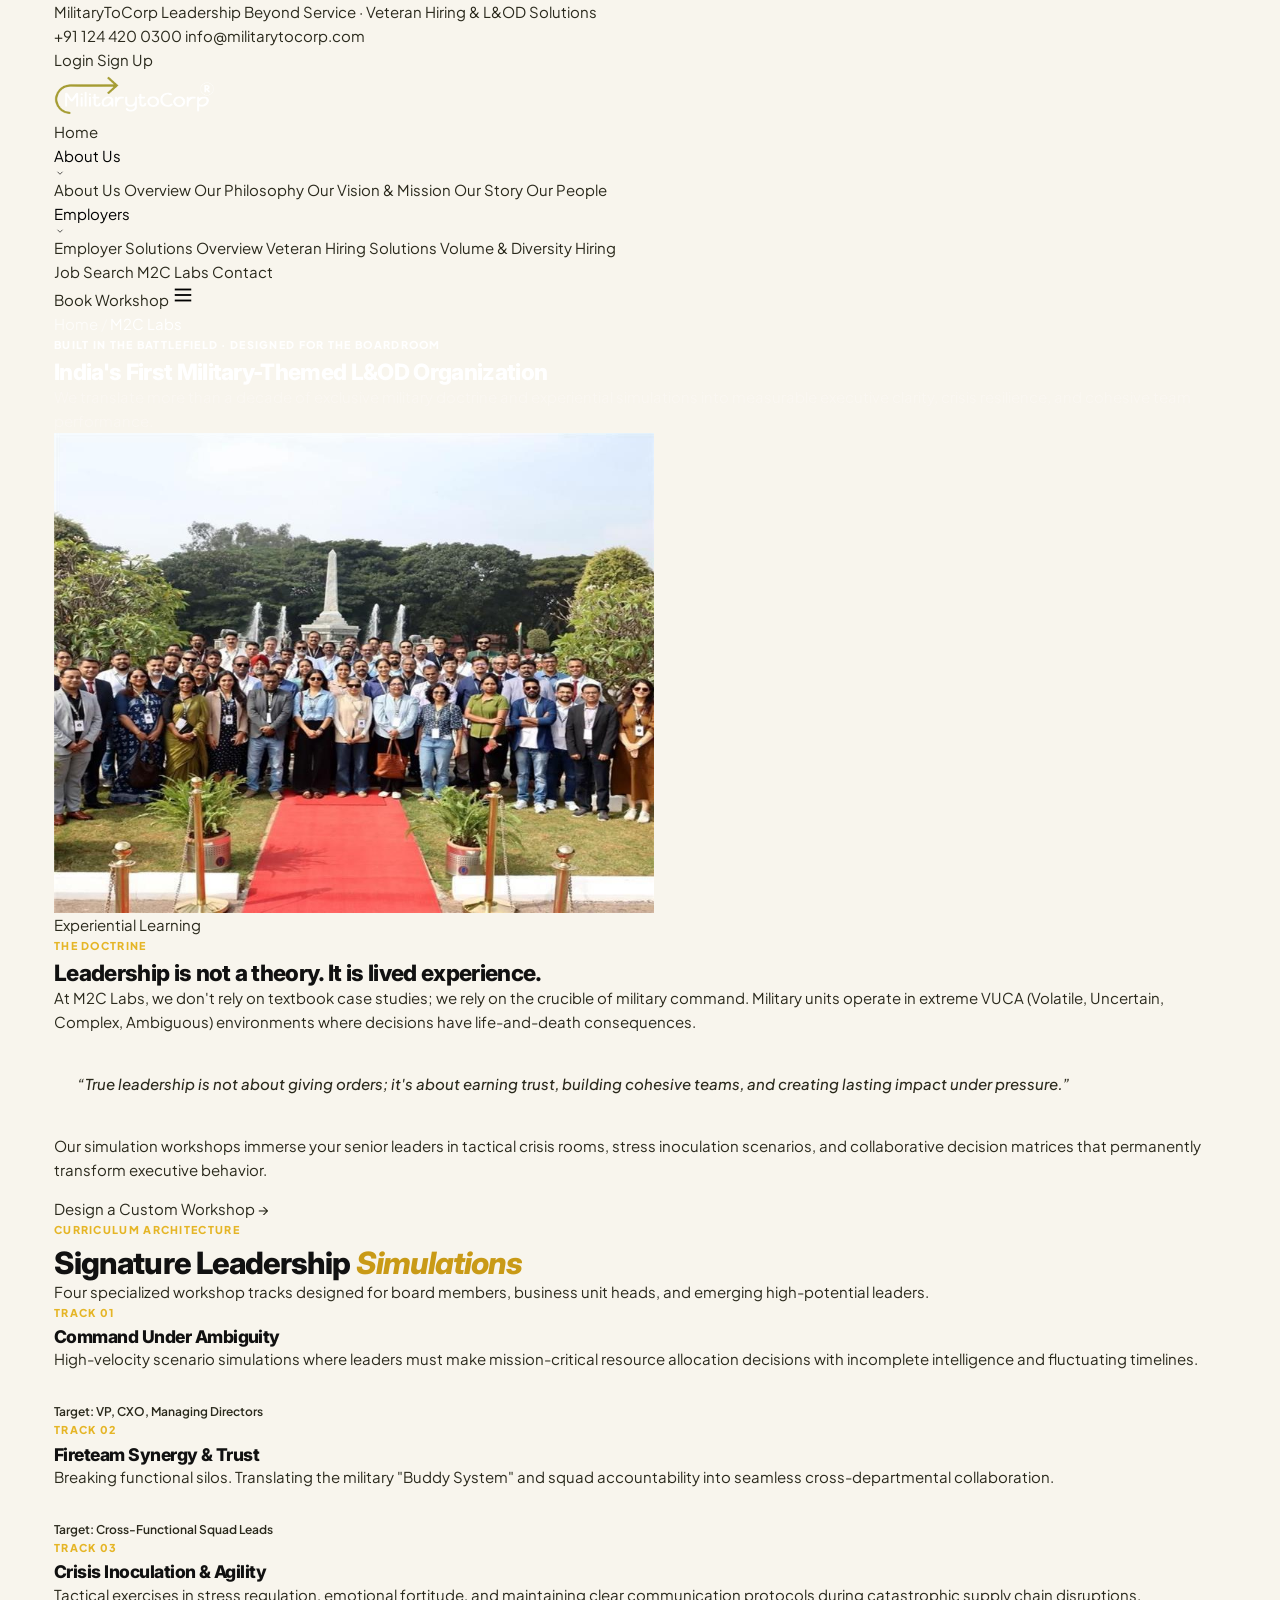
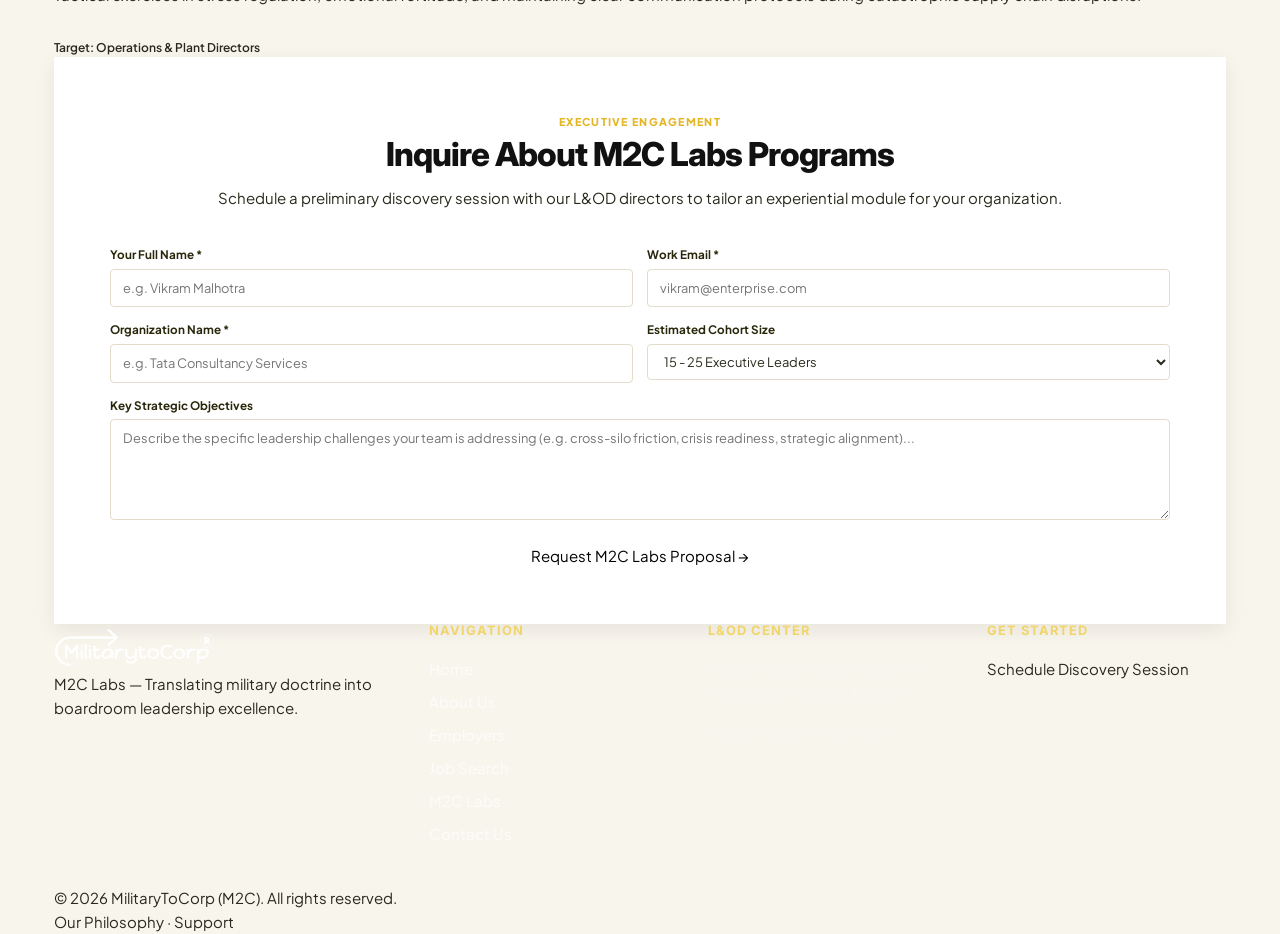
<file: m2c-labs.html>
<!DOCTYPE html>
<html lang="en">
<head>
  <meta charset="UTF-8">
  <meta name="viewport" content="width=device-width, initial-scale=1.0">
  <meta name="description" content="M2C Labs is India's first military-themed Learning & Organisational Development (L&OD) organization, translating military leadership into corporate success.">
  <meta name="theme-color" content="#152A20">
  <title>M2C Labs | Military-Themed Corporate Leadership &amp; L&amp;OD</title>
  <link rel="preconnect" href="https://fonts.googleapis.com">
  <link rel="preconnect" href="https://fonts.gstatic.com" crossorigin>
  <link rel="stylesheet" href="styles.css">
</head>
<body>

  <!-- Topbar -->
  <div class="topbar">
    <div class="container">
      <div class="topbar-left">
        <span class="topbar-badge">MilitaryToCorp</span>
        <span class="topbar-tagline">Leadership Beyond Service · Veteran Hiring &amp; L&amp;OD Solutions</span>
      </div>
      <div class="topbar-right">
        <a href="tel:+911244200300" class="topbar-contact-item">+91 124 420 0300</a>
        <a href="mailto:info@militarytocorp.com" class="topbar-contact-item">info@militarytocorp.com</a>
        <div class="topbar-auth-links">
          <a href="https://www.militarytocorp.com/job-seeker/login" class="topbar-auth-link" target="_blank" rel="noopener">Login</a>
          <a href="https://www.militarytocorp.com/job-seeker/registration" class="topbar-auth-btn" target="_blank" rel="noopener">Sign Up</a>
        </div>
      </div>
    </div>
  </div>

  <!-- Header -->
  <header class="header" id="mainHeader">
    <div class="header-scroll-progress" id="scrollProgress"></div>
    <div class="container nav-container">
      <a href="index.html" class="brand" aria-label="MilitaryToCorp Homepage">
        <img src="assets/logo.png" alt="MilitaryToCorp Logo" class="brand-logo" width="160" height="48">
      </a>
      <nav class="nav-links" aria-label="Main Navigation">
        <a href="index.html" class="nav-link">Home</a>
        <div class="nav-drop">
          <button type="button" class="nav-drop-btn" aria-haspopup="true" aria-expanded="false">
            About Us
            <svg class="nav-chev" viewBox="0 0 24 24" fill="none" stroke="currentColor" stroke-width="2"><polyline points="6 9 12 15 18 9"/></svg>
          </button>
          <div class="dropdown-menu" role="menu">
            <a href="about-us.html" class="dropdown-item">About Us Overview</a>
            <a href="about-us.html#philosophy" class="dropdown-item">Our Philosophy</a>
            <a href="about-us.html#vision" class="dropdown-item">Our Vision &amp; Mission</a>
            <a href="about-us.html#story" class="dropdown-item">Our Story</a>
            <a href="about-us.html#people" class="dropdown-item">Our People</a>
          </div>
        </div>
        <div class="nav-drop">
          <button type="button" class="nav-drop-btn" aria-haspopup="true" aria-expanded="false">
            Employers
            <svg class="nav-chev" viewBox="0 0 24 24" fill="none" stroke="currentColor" stroke-width="2"><polyline points="6 9 12 15 18 9"/></svg>
          </button>
          <div class="dropdown-menu" role="menu">
            <a href="employers.html" class="dropdown-item">Employer Solutions Overview</a>
            <a href="employers.html#hire-veterans" class="dropdown-item">Veteran Hiring Solutions</a>
            <a href="employers.html#volume-hiring" class="dropdown-item">Volume &amp; Diversity Hiring</a>
          </div>
        </div>
        <a href="job-search.html" class="nav-link">Job Search</a>
        <a href="m2c-labs.html" class="nav-link is-active">M2C Labs</a>
        <a href="contact-us.html" class="nav-link">Contact</a>
      </nav>
      <div class="header-actions">
        <a href="#workshop-inquiry" class="btn btn-forest btn-sm">Book Workshop</a>
        <button type="button" class="menu-toggle" id="menuToggle" aria-label="Toggle navigation menu" aria-expanded="false">
          <svg width="22" height="22" viewBox="0 0 24 24" fill="none" stroke="currentColor" stroke-width="2"><line x1="3" y1="12" x2="21" y2="12"/><line x1="3" y1="6" x2="21" y2="6"/><line x1="3" y1="18" x2="21" y2="18"/></svg>
        </button>
      </div>
    </div>
  </header>

  <!-- Mobile Drawer -->
  <div class="mobile-drawer-backdrop" id="mobileDrawerBackdrop"></div>
  <aside class="mobile-drawer" id="mobileDrawer">
    <div class="mobile-drawer-header">
      <img src="assets/logo.png" alt="MilitaryToCorp Logo" width="140" height="42">
      <button type="button" class="mobile-drawer-close" id="mobileDrawerClose">✕</button>
    </div>
    <div class="mobile-nav-list">
      <a href="index.html" class="mobile-nav-link">Home</a>
      <a href="about-us.html" class="mobile-nav-link">About Us</a>
      <a href="employers.html" class="mobile-nav-link">Employers</a>
      <a href="job-search.html" class="mobile-nav-link">Job Search</a>
      <a href="m2c-labs.html" class="mobile-nav-link is-active">M2C Labs</a>
      <a href="contact-us.html" class="mobile-nav-link">Contact Us</a>
    </div>
  </aside>

  <main>
    <!-- Sub-page Hero -->
    <section class="subpage-hero" style="background: linear-gradient(180deg, var(--forest-950) 0%, var(--forest-900) 100%); color: #FFFFFF;">
      <div class="container">
        <nav class="breadcrumb-nav" aria-label="Breadcrumb">
          <a href="index.html" style="color: rgba(255,255,255,0.7);">Home</a>
          <span class="breadcrumb-sep" style="color: rgba(255,255,255,0.4);">/</span>
          <span style="color: var(--champagne-300);">M2C Labs</span>
        </nav>
        <span class="eyebrow" style="color: var(--champagne-300);">Built in the Battlefield · Designed for the Boardroom</span>
        <h1 class="subpage-title" style="color: #FFFFFF;">India's First Military-Themed L&amp;OD Organization</h1>
        <p class="section-lead" style="color: rgba(250,247,242,0.85);">
          We translate more than a decade of exclusive military doctrine and experiential simulations into measurable executive clarity, crisis resilience, and cohesive team performance.
        </p>
      </div>
    </section>

    <!-- Introduction Narrative -->
    <section class="section">
      <div class="container impact-grid">
        <div class="impact-visual-frame">
          <img src="assets/m2c-labs.jpg" alt="M2C Labs experiential corporate workshop" width="600" height="480">
          <span class="impact-badge-tag">Experiential Learning</span>
        </div>
        <div class="impact-copy">
          <span class="eyebrow">The Doctrine</span>
          <h2>Leadership is not a theory. It is lived experience.</h2>
          <p>
            At M2C Labs, we don't rely on textbook case studies; we rely on the crucible of military command. Military units operate in extreme VUCA (Volatile, Uncertain, Complex, Ambiguous) environments where decisions have life-and-death consequences.
          </p>
          <div style="background-color: var(--bg-canvas-subtle); border-left: 3px solid var(--champagne-500); padding: 18px 24px; border-radius: 0 var(--r-sm) var(--r-sm) 0; margin: 20px 0;">
            <p style="font-style: italic; color: var(--forest-900); margin: 0; font-weight: 500;">
              “True leadership is not about giving orders; it's about earning trust, building cohesive teams, and creating lasting impact under pressure.”
            </p>
          </div>
          <p>
            Our simulation workshops immerse your senior leaders in tactical crisis rooms, stress inoculation scenarios, and collaborative decision matrices that permanently transform executive behavior.
          </p>
          <a href="#workshop-inquiry" class="btn btn-forest">Design a Custom Workshop <span class="arrow-icon">→</span></a>
        </div>
      </div>
    </section>

    <!-- Core Modular Programs -->
    <section class="section section-warm">
      <div class="container">
        <div class="section-header-split">
          <div>
            <span class="eyebrow">Curriculum Architecture</span>
            <h2 class="section-title">Signature Leadership <em>Simulations</em></h2>
          </div>
          <p class="section-lead">
            Four specialized workshop tracks designed for board members, business unit heads, and emerging high-potential leaders.
          </p>
        </div>

        <div class="philosophy-lens-grid" style="color: var(--charcoal-900);">
          <div class="pillar-card">
            <span class="eyebrow" style="margin-bottom: 6px;">Track 01</span>
            <h3 class="pillar-title">Command Under Ambiguity</h3>
            <p class="pillar-desc">
              High-velocity scenario simulations where leaders must make mission-critical resource allocation decisions with incomplete intelligence and fluctuating timelines.
            </p>
            <div style="margin-top: auto; padding-top: 16px; border-top: 1px solid var(--border-medium); font-size: 0.8rem; color: var(--forest-800); font-weight: 600;">
              Target: VP, CXO, Managing Directors
            </div>
          </div>

          <div class="pillar-card">
            <span class="eyebrow" style="margin-bottom: 6px;">Track 02</span>
            <h3 class="pillar-title">Fireteam Synergy &amp; Trust</h3>
            <p class="pillar-desc">
              Breaking functional silos. Translating the military "Buddy System" and squad accountability into seamless cross-departmental collaboration.
            </p>
            <div style="margin-top: auto; padding-top: 16px; border-top: 1px solid var(--border-medium); font-size: 0.8rem; color: var(--forest-800); font-weight: 600;">
              Target: Cross-Functional Squad Leads
            </div>
          </div>

          <div class="pillar-card">
            <span class="eyebrow" style="margin-bottom: 6px;">Track 03</span>
            <h3 class="pillar-title">Crisis Inoculation &amp; Agility</h3>
            <p class="pillar-desc">
              Tactical exercises in stress regulation, emotional fortitude, and maintaining clear communication protocols during catastrophic supply chain disruptions.
            </p>
            <div style="margin-top: auto; padding-top: 16px; border-top: 1px solid var(--border-medium); font-size: 0.8rem; color: var(--forest-800); font-weight: 600;">
              Target: Operations &amp; Plant Directors
            </div>
          </div>
        </div>
      </div>
    </section>

    <!-- Workshop Inquiry Form -->
    <section class="section" id="workshop-inquiry">
      <div class="container container-narrow">
        <div style="background-color: #FFFFFF; border: 1px solid var(--border-medium); border-radius: var(--r-lg); padding: clamp(32px, 5vw, 56px); box-shadow: var(--shadow-md);">
          <div style="text-align: center; margin-bottom: 36px;">
            <span class="eyebrow">Executive Engagement</span>
            <h2 class="section-title" style="font-size: 2.2rem; margin-bottom: 12px;">Inquire About M2C Labs Programs</h2>
            <p class="section-lead" style="margin: 0 auto;">
              Schedule a preliminary discovery session with our L&amp;OD directors to tailor an experiential module for your organization.
            </p>
          </div>

          <form id="labsForm" class="modal-form-grid" style="grid-template-columns: repeat(2, 1fr);">
            <div class="form-group">
              <label class="form-label" for="labsName">Your Full Name *</label>
              <input type="text" id="labsName" class="form-input" required placeholder="e.g. Vikram Malhotra">
            </div>
            <div class="form-group">
              <label class="form-label" for="labsEmail">Work Email *</label>
              <input type="email" id="labsEmail" class="form-input" required placeholder="vikram@enterprise.com">
            </div>
            <div class="form-group">
              <label class="form-label" for="labsCompany">Organization Name *</label>
              <input type="text" id="labsCompany" class="form-input" required placeholder="e.g. Tata Consultancy Services">
            </div>
            <div class="form-group">
              <label class="form-label" for="labsCohort">Estimated Cohort Size</label>
              <select id="labsCohort" class="form-select">
                <option value="15-25 Leaders">15 - 25 Executive Leaders</option>
                <option value="25-50 Leaders">25 - 50 Senior Managers</option>
                <option value="50-100+ Leaders">50 - 100+ Enterprise Leaders</option>
              </select>
            </div>
            <div class="form-group col-full">
              <label class="form-label" for="labsObjectives">Key Strategic Objectives</label>
              <textarea id="labsObjectives" rows="4" class="form-textarea" placeholder="Describe the specific leadership challenges your team is addressing (e.g. cross-silo friction, crisis readiness, strategic alignment)..."></textarea>
            </div>
            <div class="form-group col-full" style="margin-top: 10px;">
              <button type="submit" class="btn btn-forest btn-lg" style="width: 100%;">
                Request M2C Labs Proposal <span class="arrow-icon">→</span>
              </button>
            </div>
          </form>
        </div>
      </div>
    </section>
  </main>

  <!-- Footer -->
  <footer class="footer" role="contentinfo">
    <div class="container">
      <div class="footer-top-grid">
        <div class="footer-brand">
          <img src="assets/logo.png" alt="MilitaryToCorp Logo" width="160" height="48" style="filter: brightness(0) invert(1);">
          <p>M2C Labs — Translating military doctrine into boardroom leadership excellence.</p>
        </div>
        <div>
          <h4 class="footer-col-title">Navigation</h4>
          <ul class="footer-links-list">
            <li><a href="index.html">Home</a></li>
            <li><a href="about-us.html">About Us</a></li>
            <li><a href="employers.html">Employers</a></li>
            <li><a href="job-search.html">Job Search</a></li>
            <li><a href="m2c-labs.html">M2C Labs</a></li>
            <li><a href="contact-us.html">Contact Us</a></li>
          </ul>
        </div>
        <div>
          <h4 class="footer-col-title">L&amp;OD Center</h4>
          <p style="color: rgba(250,247,242,0.7);">Unitech Cyber Park, Sector 39, Gurugram, Haryana 122002</p>
          <p style="color: rgba(250,247,242,0.7);"><a href="mailto:labs@militarytocorp.com">labs@militarytocorp.com</a></p>
        </div>
        <div>
          <h4 class="footer-col-title">Get Started</h4>
          <a href="#workshop-inquiry" class="btn btn-champagne btn-sm">Schedule Discovery Session</a>
        </div>
      </div>
      <div class="footer-bottom-row">
        <div>&copy; 2026 MilitaryToCorp (M2C). All rights reserved.</div>
        <div class="footer-legal-links">
          <a href="about-us.html#philosophy">Our Philosophy</a>
          <span>·</span>
          <a href="contact-us.html">Support</a>
        </div>
      </div>
    </div>
  </footer>

  <div class="toast-notice" id="toastNotice" role="alert" aria-live="polite">
    <span id="toastMessage">Request submitted successfully.</span>
  </div>

  <script src="script.js"></script>
  <script>
    document.getElementById('labsForm')?.addEventListener('submit', function(e) {
      e.preventDefault();
      const btn = this.querySelector('button[type="submit"]');
      btn.disabled = true;
      btn.textContent = 'Transmitting Proposal Request...';
      setTimeout(() => {
        btn.disabled = false;
        btn.textContent = 'Request M2C Labs Proposal →';
        this.reset();
        window.showM2CToast('Your M2C Labs proposal request has been received. Our leadership director will contact you within 24 hours.', 5000);
      }, 1000);
    });
  </script>
</body>
</html>
</file>
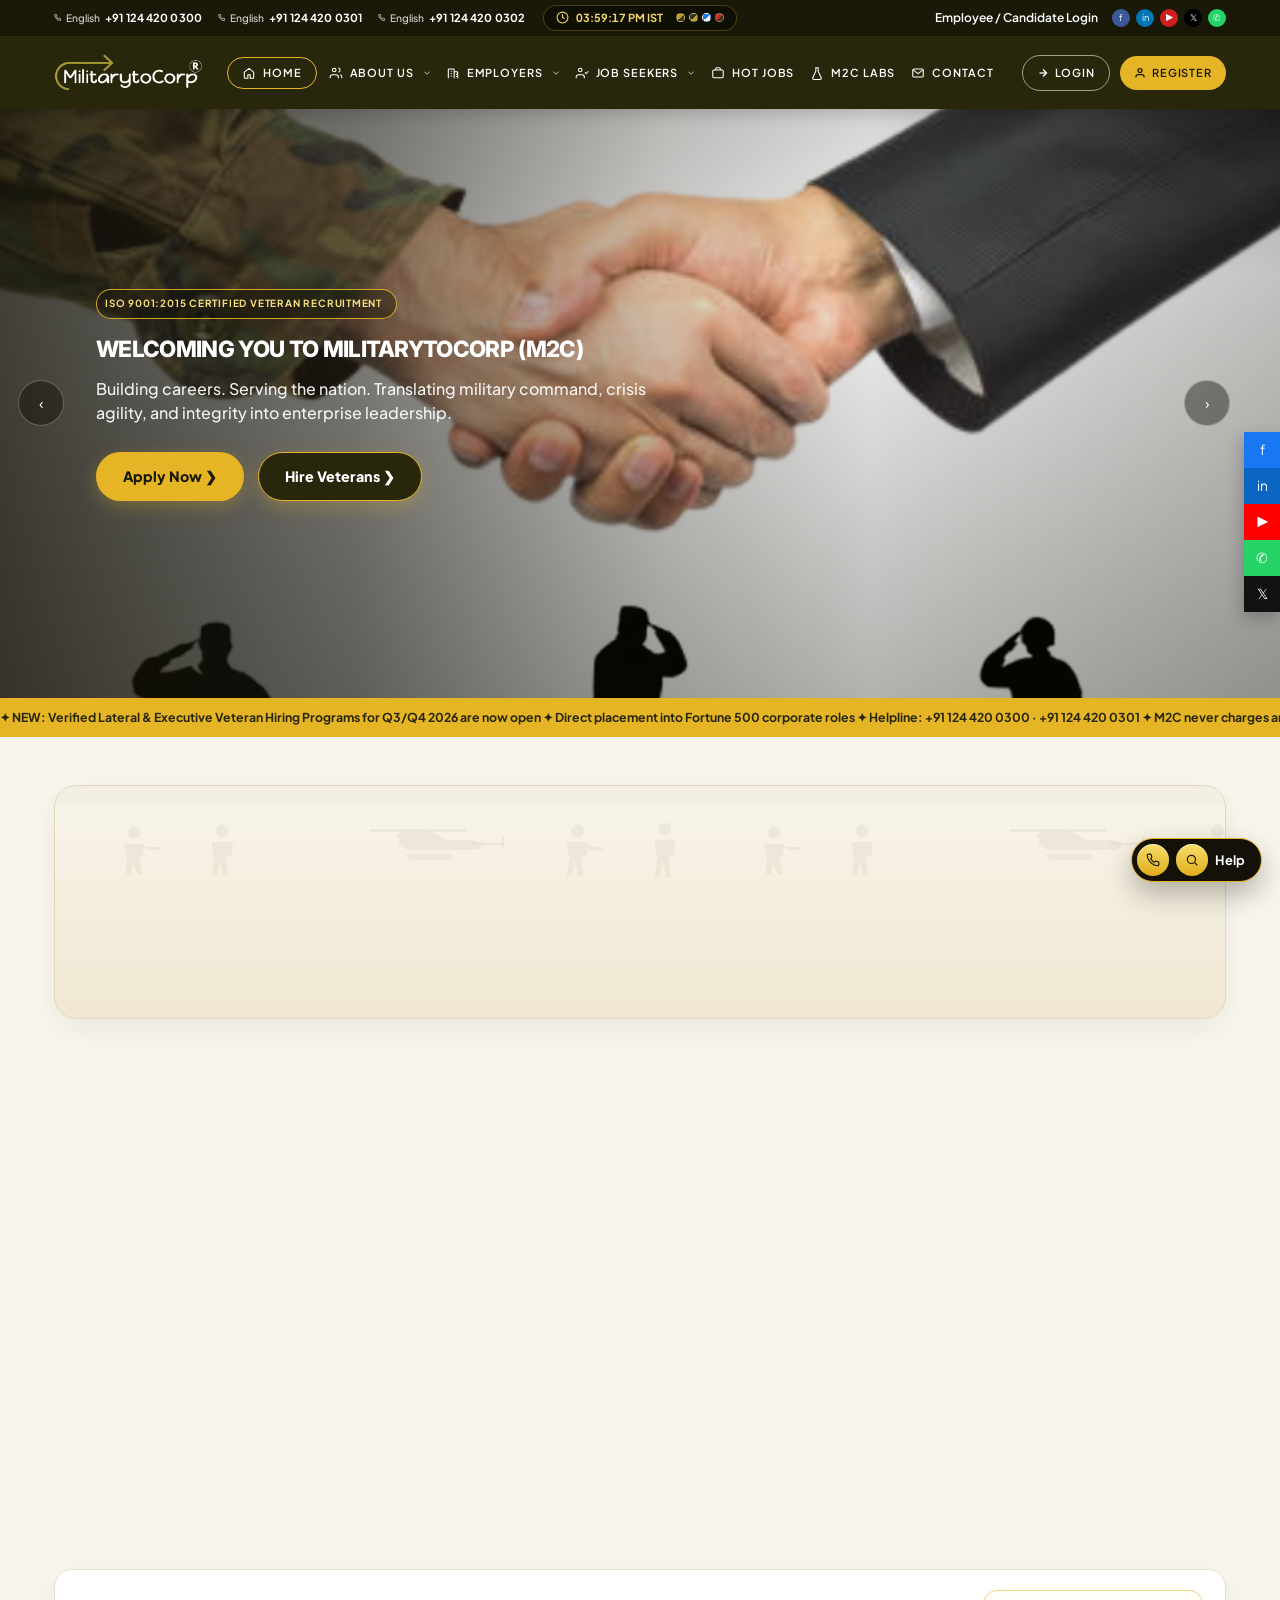
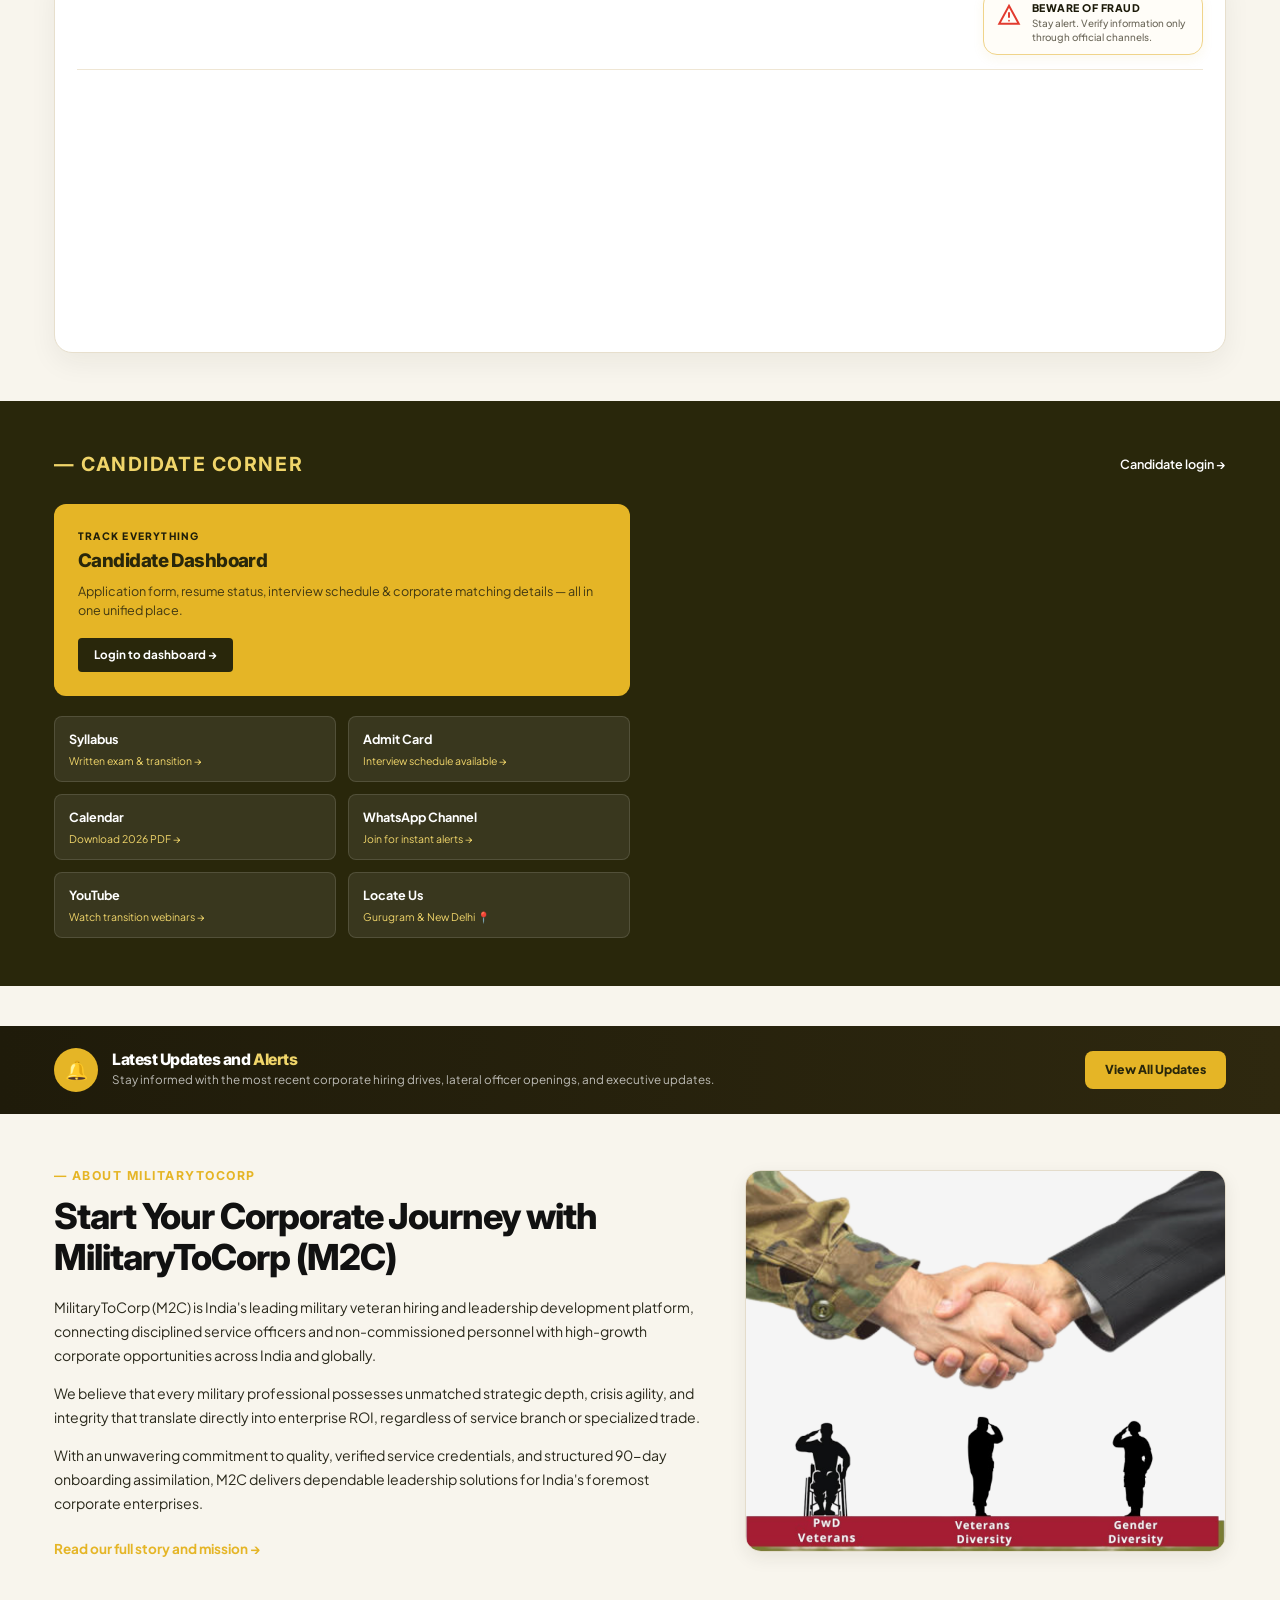
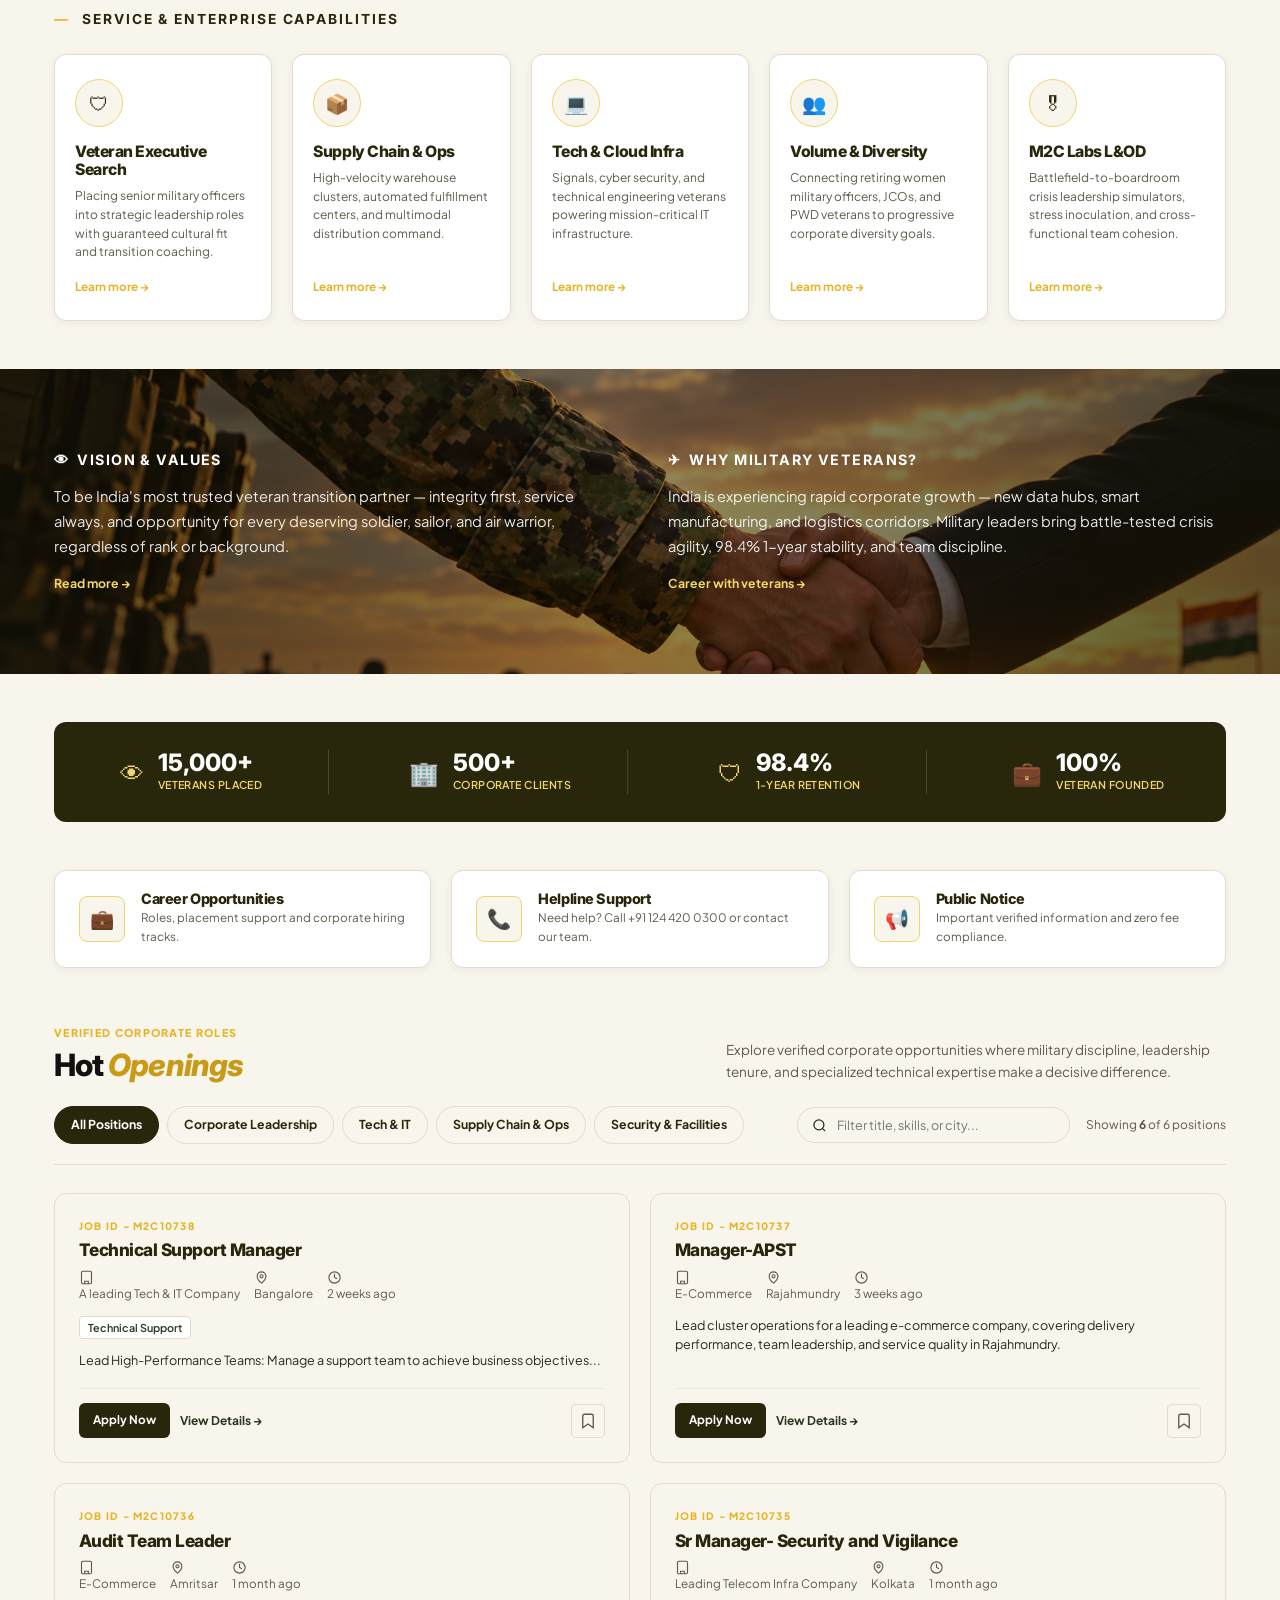
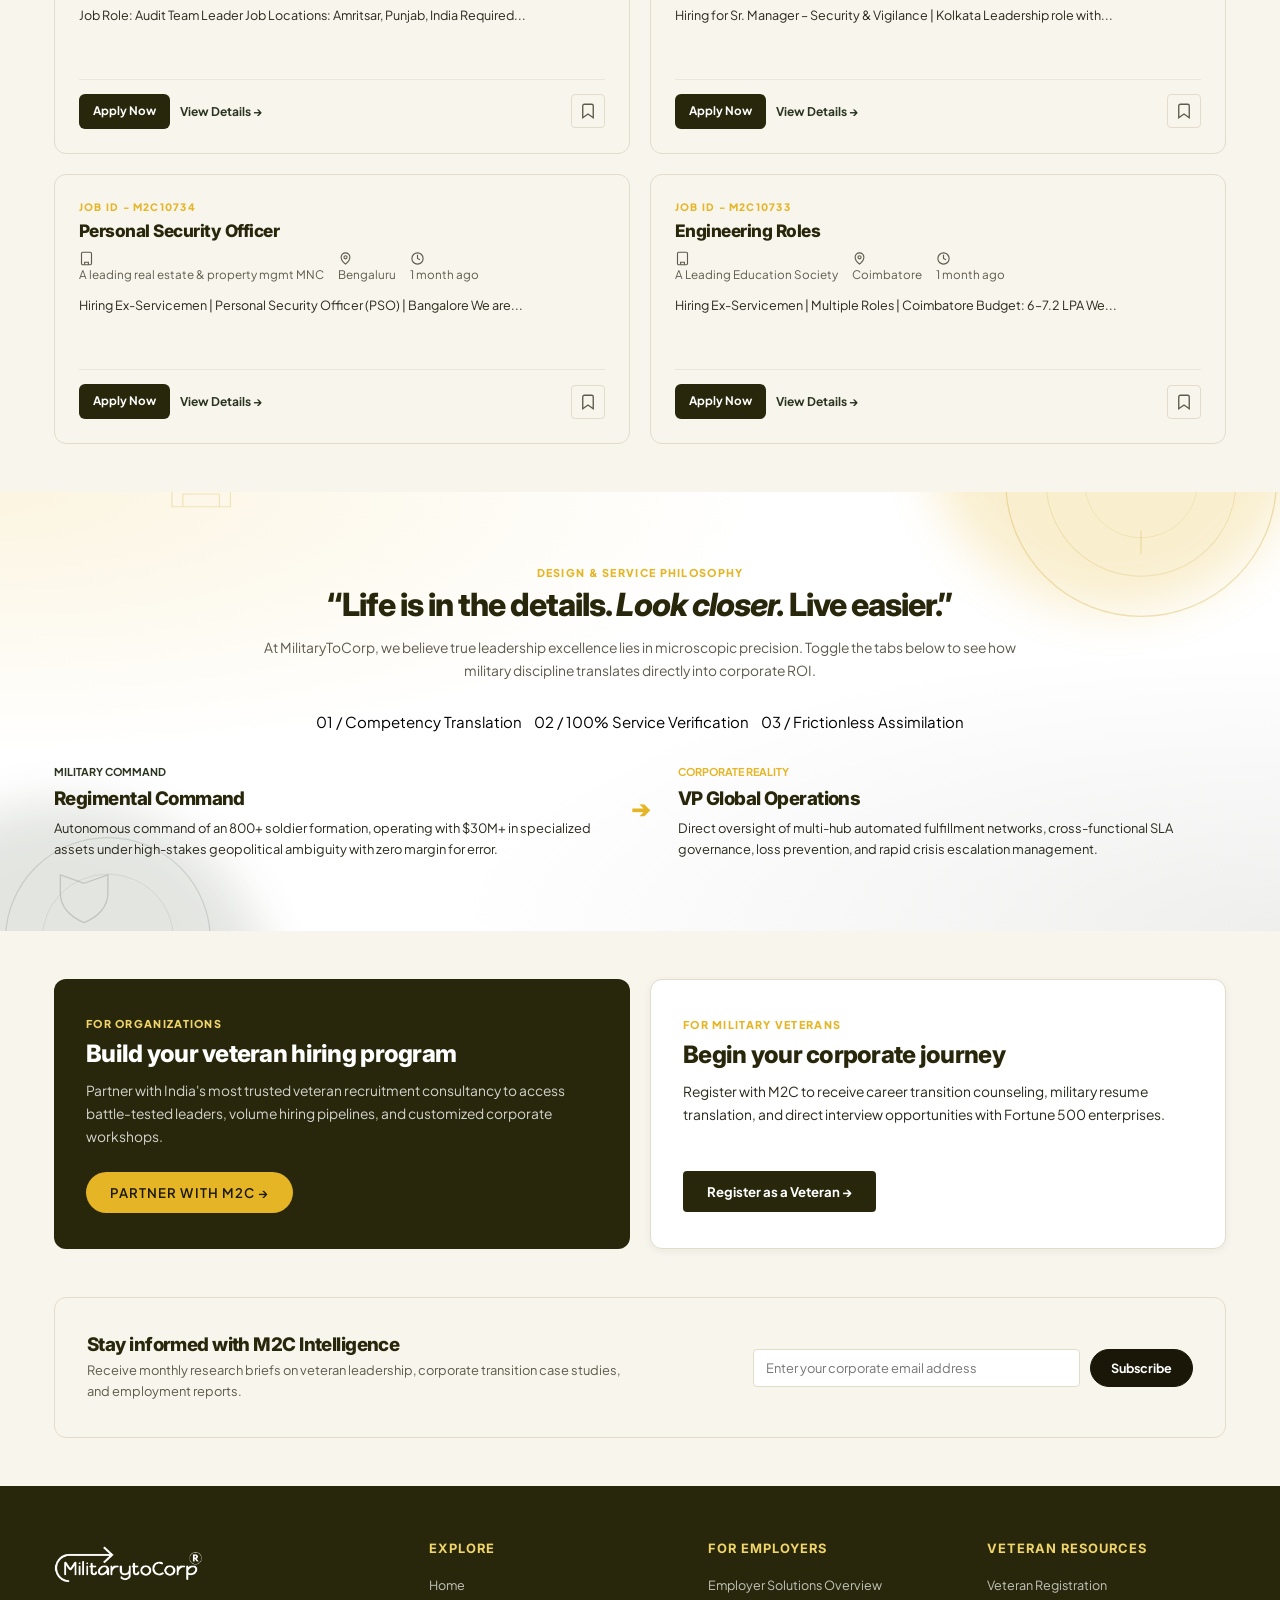
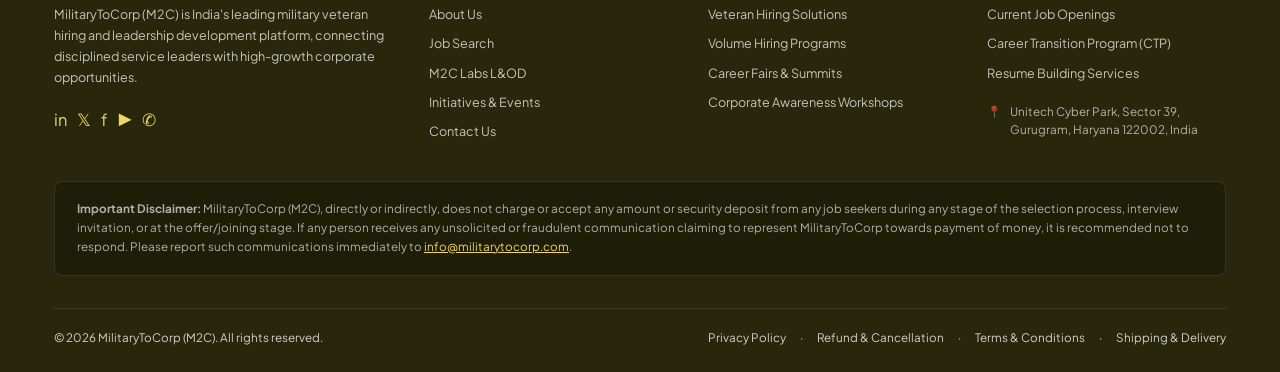
<file: militarytocorp-premium-homepage.html>
<!DOCTYPE html>
<html lang="en">
<head>
  <meta charset="UTF-8">
  <meta name="viewport" content="width=device-width, initial-scale=1.0">
  <meta name="description" content="MilitaryToCorp (M2C) connects India's military veterans with corporate opportunities through veteran hiring, lateral leadership search, and executive L&OD programs.">
  <meta name="theme-color" content="#373315">
  <title>MilitaryToCorp (M2C) | Leadership Beyond Service — Veteran Hiring &amp; Corporate Talent</title>
  <link rel="preconnect" href="https://fonts.googleapis.com">
  <link rel="preconnect" href="https://fonts.gstatic.com" crossorigin>
  <link rel="stylesheet" href="styles.css">
  <script>
    if (!window.matchMedia('(prefers-reduced-motion: reduce)').matches) {
      document.documentElement.classList.add('motion');
    }
  </script>
</head>
<body>

  <!-- =========================================================================
       1. TOP CONTACT STRIP (Reference Screenshot 1)
       ========================================================================= -->
  <aside class="top-contact-bar" aria-label="Contact and System Info">
    <div class="container top-contact-inner">
      
      <!-- Phone numbers -->
      <div class="top-phone-list">
        <a href="tel:+911244200300" class="top-phone-item">
          <svg width="13" height="13" viewBox="0 0 24 24" fill="none" stroke="currentColor" stroke-width="2.2"><path d="M22 16.92v3a2 2 0 0 1-2.18 2 19.79 19.79 0 0 1-8.63-3.07 19.5 19.5 0 0 1-6-6 19.79 19.79 0 0 1-3.07-8.67A2 2 0 0 1 4.11 2h3a2 2 0 0 1 2 1.72 12.84 12.84 0 0 0 .7 2.81 2 2 0 0 1-.45 2.11L8.09 9.91a16 16 0 0 0 6 6l1.27-1.27a2 2 0 0 1 2.11-.45 12.84 12.84 0 0 0 2.81.7A2 2 0 0 1 22 16.92z"/></svg>
          <small>English</small> <strong>+91 124 420 0300</strong>
        </a>
        <a href="tel:+911244200301" class="top-phone-item">
          <svg width="13" height="13" viewBox="0 0 24 24" fill="none" stroke="currentColor" stroke-width="2.2"><path d="M22 16.92v3a2 2 0 0 1-2.18 2 19.79 19.79 0 0 1-8.63-3.07 19.5 19.5 0 0 1-6-6 19.79 19.79 0 0 1-3.07-8.67A2 2 0 0 1 4.11 2h3a2 2 0 0 1 2 1.72 12.84 12.84 0 0 0 .7 2.81 2 2 0 0 1-.45 2.11L8.09 9.91a16 16 0 0 0 6 6l1.27-1.27a2 2 0 0 1 2.11-.45 12.84 12.84 0 0 0 2.81.7A2 2 0 0 1 22 16.92z"/></svg>
          <small>English</small> <strong>+91 124 420 0301</strong>
        </a>
        <a href="tel:+911244200302" class="top-phone-item">
          <svg width="13" height="13" viewBox="0 0 24 24" fill="none" stroke="currentColor" stroke-width="2.2"><path d="M22 16.92v3a2 2 0 0 1-2.18 2 19.79 19.79 0 0 1-8.63-3.07 19.5 19.5 0 0 1-6-6 19.79 19.79 0 0 1-3.07-8.67A2 2 0 0 1 4.11 2h3a2 2 0 0 1 2 1.72 12.84 12.84 0 0 0 .7 2.81 2 2 0 0 1-.45 2.11L8.09 9.91a16 16 0 0 0 6 6l1.27-1.27a2 2 0 0 1 2.11-.45 12.84 12.84 0 0 0 2.81.7A2 2 0 0 1 22 16.92z"/></svg>
          <small>English</small> <strong>+91 124 420 0302</strong>
        </a>
      </div>

      <!-- Live Clock & Theme Dots -->
      <div class="top-clock-pill">
        <svg width="13" height="13" viewBox="0 0 24 24" fill="none" stroke="currentColor" stroke-width="2"><circle cx="12" cy="12" r="10"/><polyline points="12 6 12 12 16 14"/></svg>
        <span id="liveClock">12:20:00 PM IST</span>
        <div class="top-theme-dots" title="Color Accessibility Harmony">
          <span class="theme-dot" style="background: linear-gradient(135deg, #c59e2a 50%, #373315 50%);"></span>
          <span class="theme-dot" style="background: linear-gradient(135deg, #2a3520 50%, #c59e2a 50%);"></span>
          <span class="theme-dot" style="background: linear-gradient(135deg, #1877f2 50%, #faf7ef 50%);"></span>
          <span class="theme-dot" style="background: linear-gradient(135deg, #c92a2a 50%, #373315 50%);"></span>
        </div>
      </div>

      <!-- Right Group: Login & Social Icons -->
      <div class="top-right-group">
        <a href="https://www.militarytocorp.com/job-seeker/login" class="top-auth-text-link" target="_blank" rel="noopener">Employee / Candidate Login</a>
        <div class="top-social-icons">
          <a href="https://www.facebook.com/militarytocorp" class="top-social-icon social-fb" target="_blank" rel="noopener" aria-label="Facebook">f</a>
          <a href="https://www.linkedin.com/company/militarytocorp/" class="top-social-icon social-in" target="_blank" rel="noopener" aria-label="LinkedIn">in</a>
          <a href="https://www.youtube.com/@militarytocorp" class="top-social-icon social-yt" target="_blank" rel="noopener" aria-label="YouTube">▶</a>
          <a href="https://twitter.com/militarytocorp" class="top-social-icon social-tw" target="_blank" rel="noopener" aria-label="X (Twitter)">𝕏</a>
          <a href="https://whatsapp.com/channel/0029VbAuo9C6xCSLjGIOFV0A" class="top-social-icon social-wa" target="_blank" rel="noopener" aria-label="WhatsApp">✆</a>
        </div>
      </div>

    </div>
  </aside>

  <!-- =========================================================================
       2. BRAND EMBLEM HEADER ROW (Reference Screenshot 1)
       ========================================================================= -->
  <nav class="main-nav-bar" id="mainHeader" aria-label="Main Navigation">
    <div class="container main-nav-inner">

      <div class="nav-left-cluster">
        <a href="index.html" class="nav-brand-link" aria-label="MilitaryToCorp Homepage">
          <img src="assets/logo.png" alt="MilitaryToCorp" class="nav-brand-logo" width="150" height="36">
        </a>

      <!-- Primary Nav Menu -->
      <ul class="nav-menu-list">
        <li>
          <a href="index.html" class="nav-item-link is-home-active" aria-current="page">
            <svg class="nav-ico" width="14" height="14" viewBox="0 0 24 24" fill="none" stroke="currentColor" stroke-width="1.8" aria-hidden="true"><path d="M4 10.5 12 4l8 6.5V20a1 1 0 0 1-1 1h-5v-6H10v6H5a1 1 0 0 1-1-1z"/></svg>
            Home
          </a>
        </li>

        <!-- About Us Dropdown -->
        <li class="nav-item-dropdown">
          <button type="button" class="nav-dropdown-btn" aria-haspopup="true" aria-expanded="false">
            <svg class="nav-ico" width="14" height="14" viewBox="0 0 24 24" fill="none" stroke="currentColor" stroke-width="1.8" aria-hidden="true"><path d="M16 21v-2a4 4 0 0 0-4-4H6a4 4 0 0 0-4 4v2"/><circle cx="9" cy="7" r="3"/><path d="M22 21v-2a4 4 0 0 0-3-3.87"/><path d="M16 3.13a4 4 0 0 1 0 7.75"/></svg>
            About Us
            <svg class="nav-chev" width="10" height="10" viewBox="0 0 24 24" fill="none" stroke="currentColor" stroke-width="2.2"><polyline points="6 9 12 15 18 9"/></svg>
          </button>
          <div class="nav-dropdown-panel" role="menu">
            <a href="about-us.html" class="dropdown-link-item" role="menuitem">About Us Overview</a>
            <a href="about-us.html#philosophy" class="dropdown-link-item" role="menuitem">Our Philosophy</a>
            <a href="about-us.html#vision" class="dropdown-link-item" role="menuitem">Our Vision &amp; Values</a>
            <a href="about-us.html#mission" class="dropdown-link-item" role="menuitem">Our Mission</a>
            <a href="about-us.html#story" class="dropdown-link-item" role="menuitem">Our Story</a>
            <a href="about-us.html#people" class="dropdown-link-item" role="menuitem">Our Leadership Team</a>
          </div>
        </li>

        <!-- Employers Dropdown -->
        <li class="nav-item-dropdown">
          <button type="button" class="nav-dropdown-btn" aria-haspopup="true" aria-expanded="false">
            <svg class="nav-ico" width="14" height="14" viewBox="0 0 24 24" fill="none" stroke="currentColor" stroke-width="1.8" aria-hidden="true"><path d="M4 21V6a1 1 0 0 1 1-1h8a1 1 0 0 1 1 1v15"/><path d="M14 10h5a1 1 0 0 1 1 1v10"/><path d="M8 9h2M8 13h2M8 17h2M17 14h2M17 18h2"/></svg>
            Employers
            <svg class="nav-chev" width="10" height="10" viewBox="0 0 24 24" fill="none" stroke="currentColor" stroke-width="2.2"><polyline points="6 9 12 15 18 9"/></svg>
          </button>
          <div class="nav-dropdown-panel" role="menu">
            <a href="employers.html" class="dropdown-link-item" role="menuitem">Employer Solutions Overview</a>
            <a href="employers.html#hire-veterans" class="dropdown-link-item" role="menuitem">Veteran Hiring Solutions</a>
            <a href="employers.html#volume-hiring" class="dropdown-link-item" role="menuitem">Volume &amp; Diversity Hiring</a>
            <a href="employers.html#career-fairs" class="dropdown-link-item" role="menuitem">Career Fairs &amp; Summits</a>
          </div>
        </li>

        <!-- Job Seekers Dropdown -->
        <li class="nav-item-dropdown">
          <button type="button" class="nav-dropdown-btn" aria-haspopup="true" aria-expanded="false">
            <svg class="nav-ico" width="14" height="14" viewBox="0 0 24 24" fill="none" stroke="currentColor" stroke-width="1.8" aria-hidden="true"><path d="M16 21v-2a4 4 0 0 0-4-4H6a4 4 0 0 0-4 4v2"/><circle cx="9" cy="7" r="3"/><path d="m17 11 2 2 4-4"/></svg>
            Job Seekers
            <svg class="nav-chev" width="10" height="10" viewBox="0 0 24 24" fill="none" stroke="currentColor" stroke-width="2.2"><polyline points="6 9 12 15 18 9"/></svg>
          </button>
          <div class="nav-dropdown-panel" role="menu">
            <a href="job-search.html" class="dropdown-link-item" role="menuitem">Explore Job Search</a>
            <a href="https://www.militarytocorp.com/job-seeker/registration" class="dropdown-link-item" target="_blank" rel="noopener" role="menuitem">Veteran Registration</a>
            <a href="job-search.html#transition-services" class="dropdown-link-item" role="menuitem">Career Transition Program (CTP)</a>
            <a href="job-search.html#resume-services" class="dropdown-link-item" role="menuitem">Military Resume Translation</a>
          </div>
        </li>

        <li><a href="#hot-jobs" class="nav-item-link"><svg class="nav-ico" width="14" height="14" viewBox="0 0 24 24" fill="none" stroke="currentColor" stroke-width="1.8" aria-hidden="true"><rect x="3" y="7" width="18" height="13" rx="2"/><path d="M8 7V5a2 2 0 0 1 2-2h4a2 2 0 0 1 2 2v2"/></svg>Hot Jobs</a></li>
        <li><a href="m2c-labs.html" class="nav-item-link"><svg class="nav-ico" width="14" height="14" viewBox="0 0 24 24" fill="none" stroke="currentColor" stroke-width="1.8" aria-hidden="true"><path d="M9 3h6M10 3v6L4.8 20.2A2 2 0 0 0 6.6 23h10.8a2 2 0 0 0 1.8-2.8L14 9V3"/></svg>M2C Labs</a></li>
        <li><a href="contact-us.html" class="nav-item-link"><svg class="nav-ico" width="14" height="14" viewBox="0 0 24 24" fill="none" stroke="currentColor" stroke-width="1.8" aria-hidden="true"><rect x="3" y="5" width="18" height="14" rx="2"/><path d="m4 7 8 6 8-6"/></svg>Contact</a></li>
      </ul>
      </div>

      <!-- Right Nav Buttons -->
      <div class="nav-actions-right">
        <a href="https://www.militarytocorp.com/job-seeker/login" class="nav-btn-outline" target="_blank" rel="noopener">
          <svg width="12" height="12" viewBox="0 0 24 24" fill="none" stroke="currentColor" stroke-width="2.5"><line x1="5" y1="12" x2="19" y2="12"/><polyline points="12 5 19 12 12 19"/></svg>
          Login
        </a>
        <a href="https://www.militarytocorp.com/job-seeker/registration" class="nav-btn-gold" target="_blank" rel="noopener">
          <svg width="12" height="12" viewBox="0 0 24 24" fill="none" stroke="currentColor" stroke-width="2.5"><path d="M20 21v-2a4 4 0 0 0-4-4H8a4 4 0 0 0-4 4v2"/><circle cx="12" cy="7" r="4"/></svg>
          Register
        </a>
        <button type="button" class="nav-menu-toggle" id="menuToggle" aria-label="Toggle navigation menu">
          ☰
        </button>
      </div>

    </div>
  </nav>

  <!-- Mobile Drawer Backdrop & Drawer -->
  <div class="mobile-drawer-backdrop" id="mobileDrawerBackdrop"></div>
  <aside class="mobile-drawer" id="mobileDrawer" aria-label="Mobile Navigation Drawer">
    <div class="mobile-drawer-header">
      <img src="assets/logo.png" alt="MilitaryToCorp Logo" width="140" height="42">
      <button type="button" class="mobile-drawer-close" id="mobileDrawerClose" aria-label="Close Navigation">✕</button>
    </div>
    <div class="mobile-nav-list">
      <a href="index.html" class="mobile-nav-link is-active">Home</a>
      <div class="mobile-nav-group-title">Company</div>
      <a href="about-us.html" class="mobile-nav-link">About Us Overview</a>
      <a href="about-us.html#philosophy" class="mobile-nav-link">Our Philosophy</a>
      <a href="about-us.html#vision" class="mobile-nav-link">Our Vision &amp; Mission</a>
      <a href="about-us.html#people" class="mobile-nav-link">Our Leadership</a>
      <div class="mobile-nav-group-title">Solutions</div>
      <a href="employers.html" class="mobile-nav-link">Employer Solutions</a>
      <a href="employers.html#hire-veterans" class="mobile-nav-link">Hire Veterans</a>
      <a href="m2c-labs.html" class="mobile-nav-link">M2C Labs L&amp;OD</a>
      <div class="mobile-nav-group-title">Careers &amp; Candidates</div>
      <a href="job-search.html" class="mobile-nav-link">Search Jobs</a>
      <a href="#hot-jobs" class="mobile-nav-link">Hot Openings</a>
      <a href="https://www.militarytocorp.com/job-seeker/registration" class="mobile-nav-link" target="_blank">Veteran Registration</a>
      <a href="contact-us.html" class="mobile-nav-link">Contact Us</a>
    </div>
    <div class="mobile-drawer-footer">
      <a href="employers.html" class="btn btn-forest" style="display: block; text-align: center; margin-bottom: 8px;">Hire Veterans →</a>
      <a href="https://www.militarytocorp.com/job-seeker/login" class="btn btn-outline-champagne" target="_blank" style="display: block; text-align: center;">Candidate Login</a>
    </div>
  </aside>

  <!-- =========================================================================
       FLOATING DOCKS: Right Social Dock & Bottom Help Pill (Reference Screenshot 1)
       ========================================================================= -->
  <div class="floating-social-dock" aria-label="Quick Social Links">
    <a href="https://www.facebook.com/militarytocorp" class="dock-btn dock-fb" target="_blank" rel="noopener" aria-label="Facebook">f</a>
    <a href="https://www.linkedin.com/company/militarytocorp/" class="dock-btn dock-in" target="_blank" rel="noopener" aria-label="LinkedIn">in</a>
    <a href="https://www.youtube.com/@militarytocorp" class="dock-btn dock-yt" target="_blank" rel="noopener" aria-label="YouTube">▶</a>
    <a href="https://whatsapp.com/channel/0029VbAuo9C6xCSLjGIOFV0A" class="dock-btn dock-wa" target="_blank" rel="noopener" aria-label="WhatsApp">✆</a>
    <a href="https://twitter.com/militarytocorp" class="dock-btn dock-tg" target="_blank" rel="noopener" aria-label="X (Twitter)">𝕏</a>
  </div>

  <div class="floating-help-pill" role="button" tabindex="0" aria-label="Instant Assistance Helpline">
    <span class="help-icon-circle" aria-hidden="true">
      <svg width="14" height="14" viewBox="0 0 24 24" fill="none" stroke="currentColor" stroke-width="2"><path d="M22 16.92v3a2 2 0 0 1-2.18 2 19.79 19.79 0 0 1-8.63-3.07 19.5 19.5 0 0 1-6-6 19.79 19.79 0 0 1-3.07-8.67A2 2 0 0 1 4.11 2h3a2 2 0 0 1 2 1.72 12.84 12.84 0 0 0 .7 2.81 2 2 0 0 1-.45 2.11L8.09 9.91a16 16 0 0 0 6 6l1.27-1.27a2 2 0 0 1 2.11-.45 12.84 12.84 0 0 0 2.81.7A2 2 0 0 1 22 16.92z"/></svg>
    </span>
    <span class="help-icon-circle" aria-hidden="true">
      <svg width="14" height="14" viewBox="0 0 24 24" fill="none" stroke="currentColor" stroke-width="2"><circle cx="11" cy="11" r="7"/><line x1="21" y1="21" x2="16.65" y2="16.65"/></svg>
    </span>
    <span>Help</span>
  </div>

  <main id="mainContent">

    <!-- =========================================================================
         4. HERO SECTION WITH EXCELLENCE SHIELD (Reference Screenshot 1)
         ========================================================================= -->
    <section class="hero-ref-banner" aria-label="Hero Introduction">
      <img src="assets/veteran-hiring.png" alt="Military Veterans Transitioning to Corporate Leadership" class="hero-ref-bg">
      <div class="hero-ref-overlay"></div>

      <!-- Carousel Navigation Arrows -->
      <button type="button" class="hero-carousel-arrow arrow-prev" aria-label="Previous Slide">‹</button>
      <button type="button" class="hero-carousel-arrow arrow-next" aria-label="Next Slide">›</button>

      <div class="container hero-ref-content-wrap">
        <div></div> <!-- Left balance spacer -->
        <div class="hero-ref-right">
          <span class="hero-cert-pill">ISO 9001:2015 CERTIFIED VETERAN RECRUITMENT</span>
          <h1 class="hero-ref-heading">
            WELCOMING YOU TO <span>MILITARYTOCORP (M2C)</span>
          </h1>
          <p class="hero-ref-tagline">
            Building careers. Serving the nation. Translating military command, crisis agility, and integrity into enterprise leadership.
          </p>
          <div style="display: flex; gap: 14px; flex-wrap: wrap;">
            <a href="#hot-jobs" class="hero-ref-btn">Apply Now ❯</a>
            <a href="employers.html" class="hero-ref-btn" style="background-color: var(--bas-dark); color: #FFFFFF; border: 1px solid var(--bas-gold);">
              Hire Veterans ❯
            </a>
          </div>
        </div>
      </div>
    </section>

    <!-- =========================================================================
         5. RUNNING NEWS MARQUEE STRIP (Reference Screenshot 2)
         ========================================================================= -->
    <div class="news-marquee-strip" aria-label="Live Announcements Marquee">
      <div class="marquee-content-track">
        ✦ NEW: Verified Lateral &amp; Executive Veteran Hiring Programs for Q3/Q4 2026 are now open 
        ✦ Direct placement into Fortune 500 corporate roles 
        ✦ Helpline: <strong>+91 124 420 0300</strong> · <strong>+91 124 420 0301</strong> 
        ✦ M2C never charges any registration fees or placement commission from job-seeking military veterans 
        ✦ Beware of fake recruitment calls, unverified job offers, and money requests 
        ✦ Apply well before the closing date — fast-track interview scheduling in progress 
        ✦ M2C Labs Leadership Simulation workshops now open for enterprise registration 
        ✦ Over 15,000+ veterans placed with 98.4% 1-year retention across India 
        ✦ NEW: Verified Lateral &amp; Executive Veteran Hiring Programs for Q3/Q4 2026 are now open 
        ✦ Direct placement into Fortune 500 corporate roles 
        ✦ Helpline: <strong>+91 124 420 0300</strong> · <strong>+91 124 420 0301</strong>
      </div>
    </div>

    <!-- Container wrapper for Middle Sections -->
    <div class="container">

      <!-- =========================================================================
           6. TOP HORIZONTAL QUICK-ACTION CARDS (Reference Screenshot 2)
           ========================================================================= -->
      <section class="quick-action-strip" aria-label="Quick Action Triggers">
        <div class="quick-action-grid">

          <div class="quick-action-card">
            <div class="action-icon-circle">
              <span class="action-badge-new">NEW</span>
              <svg width="20" height="20" viewBox="0 0 24 24" fill="none" stroke="currentColor" stroke-width="1.8" aria-hidden="true"><rect x="3" y="7" width="18" height="13" rx="2"/><path d="M8 7V5a2 2 0 0 1 2-2h4a2 2 0 0 1 2 2v2"/><path d="M3 12h18"/></svg>
            </div>
            <div class="action-text-area">
              <div class="action-title">Apply For Corporate Leadership</div>
              <div class="action-status-btn-row">
                <span class="action-status-tag"><span class="status-dot" aria-hidden="true"></span>OPEN</span>
                <a href="#hot-jobs" class="action-btn-mini">Apply <span aria-hidden="true">→</span></a>
              </div>
            </div>
          </div>

          <div class="quick-action-card">
            <div class="action-icon-circle">
              <span class="action-badge-new">NEW</span>
              <svg width="20" height="20" viewBox="0 0 24 24" fill="none" stroke="currentColor" stroke-width="1.8" aria-hidden="true"><path d="M14 3H7a2 2 0 0 0-2 2v14a2 2 0 0 0 2 2h10a2 2 0 0 0 2-2V8z"/><path d="M14 3v5h5"/><path d="M8 13h8M8 17h5"/></svg>
            </div>
            <div class="action-text-area">
              <div class="action-title">Apply For Tech &amp; Supply Chain</div>
              <div class="action-status-btn-row">
                <span class="action-status-tag"><span class="status-dot" aria-hidden="true"></span>OPEN</span>
                <a href="#hot-jobs" class="action-btn-mini">Apply <span aria-hidden="true">→</span></a>
              </div>
            </div>
          </div>

          <div class="quick-action-card">
            <div class="action-icon-circle">
              <svg width="20" height="20" viewBox="0 0 24 24" fill="none" stroke="currentColor" stroke-width="1.8" aria-hidden="true"><circle cx="12" cy="12" r="9"/><path d="M9.5 9.2a2.5 2.5 0 1 1 3.3 2.4c-.8.35-1.3.9-1.3 1.8"/><circle cx="12" cy="17" r="0.7" fill="currentColor" stroke="none"/></svg>
            </div>
            <div class="action-text-area">
              <div class="action-title">How to Apply / Transition Guide</div>
              <div class="action-status-btn-row">
                <span class="action-status-tag is-muted">GUIDE</span>
                <a href="job-search.html#transition-services" class="action-btn-mini">View <span aria-hidden="true">→</span></a>
              </div>
            </div>
          </div>

          <div class="quick-action-card">
            <div class="action-icon-circle">
              <svg width="20" height="20" viewBox="0 0 24 24" fill="none" stroke="currentColor" stroke-width="1.8" aria-hidden="true"><path d="M4 19V5M4 19h16"/><rect x="7" y="11" width="3" height="5" rx="0.5"/><rect x="12" y="8" width="3" height="8" rx="0.5"/><rect x="17" y="5" width="3" height="11" rx="0.5"/></svg>
            </div>
            <div class="action-text-area">
              <div class="action-title">Placement Track Record</div>
              <div class="action-status-btn-row">
                <span class="action-status-tag is-long"><span class="status-dot" aria-hidden="true"></span>98.4% RETENTION</span>
                <a href="#counterStrip" class="action-btn-mini">View <span aria-hidden="true">→</span></a>
              </div>
            </div>
          </div>

          <div class="quick-action-card">
            <div class="action-icon-circle">
              <span class="action-badge-new">NEW</span>
              <span class="action-lang-mark" aria-hidden="true">文<span>A</span></span>
            </div>
            <div class="action-text-area">
              <div class="action-title">Veteran Notification 2026</div>
              <div class="action-status-btn-row">
                <span class="action-status-tag"><span class="status-dot" aria-hidden="true"></span>AVAILABLE</span>
                <a href="job-search.html" class="action-btn-mini">English</a>
              </div>
            </div>
          </div>

        </div>
      </section>

      <!-- =========================================================================
           7. TWO-COLUMN: IMPORTANT LINKS VS IMPORTANT INFO (Reference Screenshot 2)
           ========================================================================= -->
      <section class="split-links-info-grid" aria-label="Important Links and Candidate Advisory">
        
        <!-- Left: Important Links Box -->
        <div class="important-links-box">
          <div class="links-header-banner">
            <div class="links-header-copy">
              <div class="links-header-title">
                <svg width="18" height="18" viewBox="0 0 24 24" fill="none" stroke="currentColor" stroke-width="2.2" aria-hidden="true"><path d="M10 13a5 5 0 0 0 7.54.54l3-3a5 5 0 0 0-7.07-7.07l-1.72 1.71"/><path d="M14 11a5 5 0 0 0-7.54-.54l-3 3a5 5 0 0 0 7.07 7.07l1.71-1.71"/></svg>
                Important Links
              </div>
              <p class="links-header-sub">Quick access to essential resources</p>
            </div>
          </div>
          <div class="links-vertical-list">
            <a href="job-search.html" class="link-chevron-item">
              <span class="link-item-main">
                <span class="link-item-icon" aria-hidden="true"><svg width="16" height="16" viewBox="0 0 24 24" fill="none" stroke="currentColor" stroke-width="2"><path d="M22 16.92v3a2 2 0 0 1-2.18 2 19.79 19.79 0 0 1-8.63-3.07 19.5 19.5 0 0 1-6-6 19.79 19.79 0 0 1-3.07-8.67A2 2 0 0 1 4.11 2h3a2 2 0 0 1 2 1.72 12.84 12.84 0 0 0 .7 2.81 2 2 0 0 1-.45 2.11L8.09 9.91a16 16 0 0 0 6 6l1.27-1.27a2 2 0 0 1 2.11-.45 12.84 12.84 0 0 0 2.81.7A2 2 0 0 1 22 16.92z"/></svg></span>
                <span class="link-item-label">Interview Call Letter</span>
              </span>
              <span class="link-chevron" aria-hidden="true"><svg width="16" height="16" viewBox="0 0 24 24" fill="none" stroke="currentColor" stroke-width="2.2"><polyline points="9 18 15 12 9 6"/></svg></span>
            </a>
            <a href="job-search.html" class="link-chevron-item">
              <span class="link-item-main">
                <span class="link-item-icon" aria-hidden="true"><svg width="16" height="16" viewBox="0 0 24 24" fill="none" stroke="currentColor" stroke-width="2"><rect x="3" y="7" width="18" height="13" rx="2"/><path d="M8 7V5a2 2 0 0 1 2-2h4a2 2 0 0 1 2 2v2"/></svg></span>
                <span class="link-item-label">Corporate Joining Letter</span>
              </span>
              <span class="link-chevron" aria-hidden="true"><svg width="16" height="16" viewBox="0 0 24 24" fill="none" stroke="currentColor" stroke-width="2.2"><polyline points="9 18 15 12 9 6"/></svg></span>
            </a>
            <a href="about-us.html#philosophy" class="link-chevron-item">
              <span class="link-item-main">
                <span class="link-item-icon" aria-hidden="true"><svg width="16" height="16" viewBox="0 0 24 24" fill="none" stroke="currentColor" stroke-width="2"><path d="M14 3H7a2 2 0 0 0-2 2v14a2 2 0 0 0 2 2h10a2 2 0 0 0 2-2V8z"/><path d="M14 3v5h5"/><path d="M8 13h8M8 17h5"/></svg></span>
                <span class="link-item-label">General Instructions for Candidates</span>
              </span>
              <span class="link-chevron" aria-hidden="true"><svg width="16" height="16" viewBox="0 0 24 24" fill="none" stroke="currentColor" stroke-width="2.2"><polyline points="9 18 15 12 9 6"/></svg></span>
            </a>
            <a href="employers.html" class="link-chevron-item">
              <span class="link-item-main">
                <span class="link-item-icon" aria-hidden="true"><svg width="16" height="16" viewBox="0 0 24 24" fill="none" stroke="currentColor" stroke-width="2"><path d="M12 3l7 3v6c0 4.2-2.8 7.4-7 9-4.2-1.6-7-4.8-7-9V6l7-3z"/><path d="M9 12l2 2 4-4"/></svg></span>
                <span class="link-item-label">Military Document Verification</span>
              </span>
              <span class="link-chevron" aria-hidden="true"><svg width="16" height="16" viewBox="0 0 24 24" fill="none" stroke="currentColor" stroke-width="2.2"><polyline points="9 18 15 12 9 6"/></svg></span>
            </a>
            <a href="job-search.html#transition-services" class="link-chevron-item">
              <span class="link-item-main">
                <span class="link-item-icon" aria-hidden="true"><svg width="16" height="16" viewBox="0 0 24 24" fill="none" stroke="currentColor" stroke-width="2"><path d="M20.84 4.61a5.5 5.5 0 0 0-7.78 0L12 5.67l-1.06-1.06a5.5 5.5 0 0 0-7.78 7.78L12 21.23l8.84-8.84a5.5 5.5 0 0 0 0-7.78z"/></svg></span>
                <span class="link-item-label">Transition &amp; Medical Guidelines</span>
              </span>
              <span class="link-chevron" aria-hidden="true"><svg width="16" height="16" viewBox="0 0 24 24" fill="none" stroke="currentColor" stroke-width="2.2"><polyline points="9 18 15 12 9 6"/></svg></span>
            </a>
            <a href="about-us.html#initiatives" class="link-chevron-item">
              <span class="link-item-main">
                <span class="link-item-icon" aria-hidden="true"><svg width="16" height="16" viewBox="0 0 24 24" fill="none" stroke="currentColor" stroke-width="2"><rect x="3" y="4" width="18" height="16" rx="2"/><circle cx="8.5" cy="9" r="1.5"/><path d="M21 16l-5-5-9 9"/></svg></span>
                <span class="link-item-label">M2C Veteran Success Gallery</span>
              </span>
              <span class="link-chevron" aria-hidden="true"><svg width="16" height="16" viewBox="0 0 24 24" fill="none" stroke="currentColor" stroke-width="2.2"><polyline points="9 18 15 12 9 6"/></svg></span>
            </a>
          </div>
          <a href="#fraudAdvisory" class="public-notice-pill-btn">
            <svg width="16" height="16" viewBox="0 0 24 24" fill="none" stroke="currentColor" stroke-width="2" aria-hidden="true"><path d="M4 10v4a2 2 0 0 0 2 2h2l5 4V4L8 8H6a2 2 0 0 0-2 2z"/><path d="M16 9a4 4 0 0 1 0 6"/><path d="M18.5 6.5a7.5 7.5 0 0 1 0 11"/></svg>
            Public Advisory Notice
          </a>
        </div>

        <!-- Right: Important Info Box with Fraud Warning -->
        <div class="important-info-box" id="fraudAdvisory">
          <div class="info-header-row">
            <div class="info-header-copy">
              <div class="info-title-line">
                <span class="info-doc-icon" aria-hidden="true">
                  <svg width="24" height="24" viewBox="0 0 24 24" fill="none" stroke="currentColor" stroke-width="1.8"><path d="M14 3H7a2 2 0 0 0-2 2v14a2 2 0 0 0 2 2h10a2 2 0 0 0 2-2V8z"/><path d="M14 3v5h5"/><path d="M8 13h8M8 17h5"/></svg>
                </span>
                <h2 class="info-header-title">Important <span class="info-title-gold">Information</span></h2>
              </div>
              <p class="info-header-sub">Please read the following information carefully to stay informed and avoid any fraudulent activities.</p>
            </div>
            <div class="fraud-alert-pill">
              <span class="fraud-alert-icon" aria-hidden="true">
                <svg width="26" height="26" viewBox="0 0 24 24" fill="none" stroke="currentColor" stroke-width="1.8"><path d="M12 3.5l9 16.5H3L12 3.5z"/><path d="M12 9.5v5"/><circle cx="12" cy="17.2" r="0.8" fill="currentColor" stroke="none"/></svg>
              </span>
              <span class="fraud-alert-copy">
                <strong>BEWARE OF FRAUD</strong>
                <small>Stay alert. Verify information only through official channels.</small>
              </span>
            </div>
          </div>

          <div class="info-numbered-list">

            <div class="info-item-row">
              <div class="info-number-circle">
                <span class="info-num">1</span>
                <svg width="20" height="20" viewBox="0 0 24 24" fill="none" stroke="currentColor" stroke-width="1.8" aria-hidden="true"><path d="M4 10v4a2 2 0 0 0 2 2h2l5 4V4L8 8H6a2 2 0 0 0-2 2z"/><path d="M16 9a4 4 0 0 1 0 6"/></svg>
              </div>
              <div class="info-item-text">
                <p class="info-english">Do not believe misleading information or unauthorized job circulars being circulated on social media. For authentic, verified updates, visit the official MilitaryToCorp website regularly. M2C strictly never demands any registration fee, security deposit, or processing charges from veterans at any stage.</p>
              </div>
            </div>

            <div class="info-item-row">
              <div class="info-number-circle">
                <span class="info-num">2</span>
                <svg width="20" height="20" viewBox="0 0 24 24" fill="none" stroke="currentColor" stroke-width="1.8" aria-hidden="true"><path d="M16 21v-2a4 4 0 0 0-4-4H6a4 4 0 0 0-4 4v2"/><circle cx="9" cy="7" r="3"/><path d="M22 21v-2a4 4 0 0 0-3-3.87"/><path d="M16 3.13a4 4 0 0 1 0 7.75"/></svg>
              </div>
              <div class="info-item-text">
                <p class="info-english">Some unscrupulous persons/agencies have been making fake job offers using the Company's name, logo, and address. BAS/M2C has not authorized any agency or individual to recruit on its behalf or collect any money/commission/charges.</p>
              </div>
            </div>

            <div class="info-item-row">
              <div class="info-number-circle">
                <span class="info-num">3</span>
                <svg width="20" height="20" viewBox="0 0 24 24" fill="none" stroke="currentColor" stroke-width="1.8" aria-hidden="true"><rect x="7" y="2" width="10" height="20" rx="2"/><path d="M11 18h2"/></svg>
              </div>
              <div class="info-item-text">
                <p class="info-english">M2C never makes phone calls/SMS asking candidates to deposit money. Selected candidates receive communication strictly via official corporate channels. Keep your registration details and mobile numbers confidential.</p>
              </div>
            </div>

          </div>
        </div>

      </section>

    </div> <!-- End container -->

    <!-- =========================================================================
         8. CANDIDATE CORNER BAND (Reference Screenshot 3)
         ========================================================================= -->
    <section class="candidate-corner-band" aria-label="Candidate Corner Portal">
      <div class="container">
        
        <div class="corner-top-row">
          <div class="corner-section-title">— CANDIDATE CORNER</div>
          <a href="https://www.militarytocorp.com/job-seeker/login" class="corner-login-link" target="_blank" rel="noopener">Candidate login →</a>
        </div>

        <div class="corner-cards-grid">
          
          <!-- Card 1: Warm Golden Dashboard Card -->
          <div class="corner-card-gold">
            <div>
              <span class="eyebrow" style="color: var(--bas-dark-deep); font-size: 0.68rem;">TRACK EVERYTHING</span>
              <h4>Candidate Dashboard</h4>
              <p>Application form, resume status, interview schedule &amp; corporate matching details — all in one unified place.</p>
            </div>
            <a href="https://www.militarytocorp.com/job-seeker/login" class="corner-btn-dark" target="_blank" rel="noopener">
              Login to dashboard →
            </a>
          </div>

          <!-- Card 2: Image Overlay Information Card -->
          <div class="corner-card-image">
            <img src="assets/hero-detail.jpg" alt="Military Candidate Career Transition Information" width="400" height="280">
            <div class="corner-card-image-content">
              <span class="eyebrow" style="color: var(--bas-gold-light); font-size: 0.68rem;">KNOW EVERYTHING</span>
              <h4>Candidate Information</h4>
              <p>Eligibility, military rank conversion matrix, resume translation tools, and selection criteria for every post.</p>
              <a href="job-search.html#transition-services" class="corner-btn-dark" style="background-color: var(--bas-gold); color: var(--bas-dark);">
                View details →
              </a>
            </div>
          </div>

          <!-- Card 3: 2x3 Quick Links Grid -->
          <div class="corner-quick-links-grid">
            <a href="job-search.html#transition-services" class="corner-quick-link-card">
              <strong>Syllabus</strong>
              <small>Written exam &amp; transition →</small>
            </a>
            <a href="job-search.html" class="corner-quick-link-card">
              <strong>Admit Card</strong>
              <small>Interview schedule available →</small>
            </a>
            <a href="job-search.html" class="corner-quick-link-card">
              <strong>Calendar</strong>
              <small>Download 2026 PDF →</small>
            </a>
            <a href="https://whatsapp.com/channel/0029VbAuo9C6xCSLjGIOFV0A" class="corner-quick-link-card" target="_blank" rel="noopener">
              <strong>WhatsApp Channel</strong>
              <small>Join for instant alerts →</small>
            </a>
            <a href="https://www.youtube.com/@militarytocorp" class="corner-quick-link-card" target="_blank" rel="noopener">
              <strong>YouTube</strong>
              <small>Watch transition webinars →</small>
            </a>
            <a href="contact-us.html" class="corner-quick-link-card">
              <strong>Locate Us</strong>
              <small>Gurugram &amp; New Delhi 📍</small>
            </a>
          </div>

        </div>

      </div>
    </section>

    <!-- Container wrapper for Lower Sections -->
    <div class="container">

      <!-- =========================================================================
           9. LATEST UPDATES AND ALERTS RIBBON (Reference Screenshot 3)
           ========================================================================= -->
      <section class="updates-alert-ribbon" aria-label="Latest Announcements Ribbon">
        <div class="updates-left-block">
          <div class="updates-bell-circle">🔔</div>
          <div class="updates-copy">
            <h4>Latest Updates and <span>Alerts</span></h4>
            <p>Stay informed with the most recent corporate hiring drives, lateral officer openings, and executive updates.</p>
          </div>
        </div>
        <a href="#hot-jobs" class="updates-view-btn">View All Updates</a>
      </section>

      <!-- =========================================================================
           10. ABOUT MILITARYTOCORP SECTION (Reference Screenshot 3)
           ========================================================================= -->
      <section class="about-bas-grid" aria-label="About MilitaryToCorp">
        <div class="about-lead-copy">
          <span class="about-eyebrow">— ABOUT MILITARYTOCORP</span>
          <h2 class="about-heading">
            Start Your Corporate Journey with MilitaryToCorp (M2C)
          </h2>
          <p>
            MilitaryToCorp (M2C) is India's leading military veteran hiring and leadership development platform, connecting disciplined service officers and non-commissioned personnel with high-growth corporate opportunities across India and globally.
          </p>
          <p>
            We believe that every military professional possesses unmatched strategic depth, crisis agility, and integrity that translate directly into enterprise ROI, regardless of service branch or specialized trade.
          </p>
          <p>
            With an unwavering commitment to quality, verified service credentials, and structured 90-day onboarding assimilation, M2C delivers dependable leadership solutions for India's foremost corporate enterprises.
          </p>
          <div style="margin-top: 20px;">
            <a href="about-us.html" class="service-link-cta" style="font-size: 0.9rem;">
              Read our full story and mission →
            </a>
          </div>
        </div>

        <div class="about-photo-frame">
          <img src="assets/veteran-hiring.png" alt="MilitaryToCorp leadership team and military veterans in enterprise roles" width="600" height="380">
        </div>
      </section>

      <!-- =========================================================================
           11. SERVICE & CAPABILITIES SECTION (Reference Screenshot 4)
           ========================================================================= -->
      <section class="services-section-wrapper" aria-label="Enterprise Services and Capabilities">
        <div class="section-ribbon-title">SERVICE &amp; ENTERPRISE CAPABILITIES</div>
        
        <div class="services-cards-row">
          
          <!-- Service 1 -->
          <article class="service-clean-card">
            <div class="service-icon-box">🛡</div>
            <h4>Veteran Executive Search</h4>
            <p>Placing senior military officers into strategic leadership roles with guaranteed cultural fit and transition coaching.</p>
            <a href="employers.html#hire-veterans" class="service-link-cta">Learn more →</a>
          </article>

          <!-- Service 2 -->
          <article class="service-clean-card">
            <div class="service-icon-box">📦</div>
            <h4>Supply Chain &amp; Ops</h4>
            <p>High-velocity warehouse clusters, automated fulfillment centers, and multimodal distribution command.</p>
            <a href="employers.html" class="service-link-cta">Learn more →</a>
          </article>

          <!-- Service 3 -->
          <article class="service-clean-card">
            <div class="service-icon-box">💻</div>
            <h4>Tech &amp; Cloud Infra</h4>
            <p>Signals, cyber security, and technical engineering veterans powering mission-critical IT infrastructure.</p>
            <a href="employers.html" class="service-link-cta">Learn more →</a>
          </article>

          <!-- Service 4 -->
          <article class="service-clean-card">
            <div class="service-icon-box">👥</div>
            <h4>Volume &amp; Diversity</h4>
            <p>Connecting retiring women military officers, JCOs, and PWD veterans to progressive corporate diversity goals.</p>
            <a href="employers.html#volume-hiring" class="service-link-cta">Learn more →</a>
          </article>

          <!-- Service 5 -->
          <article class="service-clean-card">
            <div class="service-icon-box">🎖</div>
            <h4>M2C Labs L&amp;OD</h4>
            <p>Battlefield-to-boardroom crisis leadership simulators, stress inoculation, and cross-functional team cohesion.</p>
            <a href="m2c-labs.html" class="service-link-cta">Learn more →</a>
          </article>

        </div>
      </section>

      <!-- =========================================================================
           12. VISION & VALUES + WHY VETERANS SPLIT (Reference Screenshot 4)
           ========================================================================= -->
      <section class="vision-values-split-row" aria-label="Vision and Value Proposition">
        
        <div class="wide-feature-card">
          <div class="wide-feature-card-header">
            <span>👁</span> VISION &amp; VALUES
          </div>
          <p>
            To be India's most trusted veteran transition partner — integrity first, service always, and opportunity for every deserving soldier, sailor, and air warrior, regardless of rank or background.
          </p>
          <a href="about-us.html#vision">Read more →</a>
        </div>

        <div class="wide-feature-card">
          <div class="wide-feature-card-header">
            <span>✈</span> WHY MILITARY VETERANS?
          </div>
          <p>
            India is experiencing rapid corporate growth — new data hubs, smart manufacturing, and logistics corridors. Military leaders bring battle-tested crisis agility, 98.4% 1-year stability, and team discipline.
          </p>
          <a href="employers.html">Career with veterans →</a>
        </div>

      </section>

      <!-- =========================================================================
           13. STATISTICS COUNTER STRIP (Reference Screenshot 4)
           ========================================================================= -->
      <section class="stats-counter-strip" id="counterStrip" aria-label="Key Performance Statistics">
        <div class="stats-counter-grid">
          
          <div class="stat-box-ref">
            <div class="stat-ref-icon">👁</div>
            <div>
              <div class="stat-ref-number">15,000+</div>
              <div class="stat-ref-label">Veterans Placed</div>
            </div>
          </div>

          <div class="stat-box-ref">
            <div class="stat-ref-icon">🏢</div>
            <div>
              <div class="stat-ref-number">500+</div>
              <div class="stat-ref-label">Corporate Clients</div>
            </div>
          </div>

          <div class="stat-box-ref">
            <div class="stat-ref-icon">🛡</div>
            <div>
              <div class="stat-ref-number">98.4%</div>
              <div class="stat-ref-label">1-Year Retention</div>
            </div>
          </div>

          <div class="stat-box-ref">
            <div class="stat-ref-icon">💼</div>
            <div>
              <div class="stat-ref-number">100%</div>
              <div class="stat-ref-label">Veteran Founded</div>
            </div>
          </div>

        </div>
      </section>

      <!-- =========================================================================
           14. BOTTOM HELP TRIO CARDS (Reference Screenshot 4)
           ========================================================================= -->
      <section class="bottom-help-trio-row" aria-label="Support and Information Cards">
        
        <div class="bottom-trio-card">
          <div class="trio-icon-box">💼</div>
          <div class="trio-text">
            <h4>Career Opportunities</h4>
            <p>Roles, placement support and corporate hiring tracks.</p>
          </div>
        </div>

        <div class="bottom-trio-card" id="helplineCard">
          <div class="trio-icon-box">📞</div>
          <div class="trio-text">
            <h4>Helpline Support</h4>
            <p>Need help? Call +91 124 420 0300 or contact our team.</p>
          </div>
        </div>

        <div class="bottom-trio-card">
          <div class="trio-icon-box">📢</div>
          <div class="trio-text">
            <h4>Public Notice</h4>
            <p>Important verified information and zero fee compliance.</p>
          </div>
        </div>

      </section>

      <!-- =========================================================================
           15. HOT JOBS SECTION (PRESERVED COMPLETE REAL-TIME PORTAL)
           ========================================================================= -->
      <section class="jobs-section" id="hot-jobs" aria-label="Current Veteran Job Openings">
        
        <div class="section-header-split" style="display: flex; justify-content: space-between; align-items: flex-end; margin-bottom: 24px;">
          <div>
            <span class="eyebrow">Verified Corporate Roles</span>
            <h2 class="section-title">Hot <em>Openings</em></h2>
          </div>
          <p class="section-lead" style="max-width: 500px; margin: 0; color: var(--bas-text-muted); font-size: 0.9rem;">
            Explore verified corporate opportunities where military discipline, leadership tenure, and specialized technical expertise make a decisive difference.
          </p>
        </div>

        <!-- Interactive Toolbar -->
        <div class="jobs-toolbar">
          <div class="jobs-filter-tabs" role="tablist" aria-label="Filter Jobs by Category">
            <button type="button" class="jobs-tab-btn is-active" data-category="all" role="tab" aria-selected="true">All Positions</button>
            <button type="button" class="jobs-tab-btn" data-category="leadership" role="tab" aria-selected="false">Corporate Leadership</button>
            <button type="button" class="jobs-tab-btn" data-category="tech" role="tab" aria-selected="false">Tech &amp; IT</button>
            <button type="button" class="jobs-tab-btn" data-category="operations" role="tab" aria-selected="false">Supply Chain &amp; Ops</button>
            <button type="button" class="jobs-tab-btn" data-category="security" role="tab" aria-selected="false">Security &amp; Facilities</button>
          </div>

          <div style="display: flex; align-items: center; gap: 16px;">
            <div class="jobs-search-box">
              <svg width="15" height="15" viewBox="0 0 24 24" fill="none" stroke="currentColor" stroke-width="2"><circle cx="11" cy="11" r="8"/><line x1="21" y1="21" x2="16.65" y2="16.65"/></svg>
              <input type="text" class="jobs-search-input" id="jobSearchInput" placeholder="Filter title, skills, or city..." aria-label="Search jobs by keyword">
            </div>
            <span class="jobs-count-badge" id="jobsCountBadge" style="font-size: 0.8rem; color: var(--bas-text-muted);">Showing <strong>6</strong> positions</span>
          </div>
        </div>

        <!-- Job Cards Grid (Populated dynamically by script.js) -->
        <div class="jobs-grid" id="jobsGrid"></div>

        <!-- Empty Search State -->
        <div class="jobs-empty-state" id="jobsEmptyState" style="display: none; padding: 40px; text-align: center;">
          <h3 style="color: var(--bas-dark); margin-bottom: 8px;">No matching positions found</h3>
          <p style="color: var(--bas-text-muted);">Try modifying your keyword search or selecting another category tab above.</p>
        </div>

      </section>

      <!-- =========================================================================
           16. PHILOSOPHY IN ACTION: "LOOK CLOSER" DETAIL-LENS
           ========================================================================= -->
      <section class="philosophy-section" aria-label="Core Philosophy">
        <div style="text-align: center; max-width: 780px; margin: 0 auto 28px;">
          <span class="eyebrow" style="color: var(--bas-gold);">Design &amp; Service Philosophy</span>
          <h2 style="font-family: var(--font-serif); font-size: clamp(1.8rem, 2.5vw, 2.3rem); color: var(--bas-dark); margin: 6px 0 12px;">
            “Life is in the details. <em>Look closer.</em> Live easier.”
          </h2>
          <p style="font-size: 0.92rem; color: var(--bas-text-muted); line-height: 1.68;">
            At MilitaryToCorp, we believe true leadership excellence lies in microscopic precision. Toggle the tabs below to see how military discipline translates directly into corporate ROI.
          </p>
        </div>

        <!-- Interactive Lens Tab Switchers -->
        <div class="lens-tabs-nav" role="tablist" style="display: flex; justify-content: center; gap: 12px; margin-bottom: 24px; flex-wrap: wrap;">
          <button type="button" class="lens-tab-btn is-active" data-lens-target="lens-panel-1" role="tab" aria-selected="true">
            01 / Competency Translation
          </button>
          <button type="button" class="lens-tab-btn" data-lens-target="lens-panel-2" role="tab" aria-selected="false">
            02 / 100% Service Verification
          </button>
          <button type="button" class="lens-tab-btn" data-lens-target="lens-panel-3" role="tab" aria-selected="false">
            03 / Frictionless Assimilation
          </button>
        </div>

        <!-- Interactive Panels Container -->
        <div class="lens-panel-container">
          
          <!-- Panel 1: Competency Translation -->
          <div class="lens-panel is-active" id="lens-panel-1">
            <div class="lens-compare-grid">
              <div class="lens-side-box">
                <span class="lens-side-badge" style="font-size: 0.72rem; font-weight: 700; color: var(--bas-forest); text-transform: uppercase;">Military Command</span>
                <h3 style="font-size: 1.25rem; color: var(--bas-dark); margin: 6px 0 8px;">Regimental Command</h3>
                <p style="font-size: 0.86rem; color: var(--bas-text-body); margin: 0;">Autonomous command of an 800+ soldier formation, operating with $30M+ in specialized assets under high-stakes geopolitical ambiguity with zero margin for error.</p>
              </div>

              <div class="lens-transition-indicator" style="font-size: 1.5rem; color: var(--bas-gold); text-align: center; font-weight: 700;">➔</div>

              <div class="lens-side-box">
                <span class="lens-side-badge" style="font-size: 0.72rem; font-weight: 700; color: var(--bas-gold); text-transform: uppercase;">Corporate Reality</span>
                <h3 style="font-size: 1.25rem; color: var(--bas-dark); margin: 6px 0 8px;">VP Global Operations</h3>
                <p style="font-size: 0.86rem; color: var(--bas-text-body); margin: 0;">Direct oversight of multi-hub automated fulfillment networks, cross-functional SLA governance, loss prevention, and rapid crisis escalation management.</p>
              </div>
            </div>
          </div>

          <!-- Panel 2: Verification -->
          <div class="lens-panel" id="lens-panel-2" style="display: none;">
            <div class="lens-compare-grid">
              <div class="lens-side-box">
                <span class="lens-side-badge" style="font-size: 0.72rem; font-weight: 700; color: var(--bas-forest); text-transform: uppercase;">The Vetting Challenge</span>
                <h3 style="font-size: 1.25rem; color: var(--bas-dark); margin: 6px 0 8px;">Standard Background Checks Fail</h3>
                <p style="font-size: 0.86rem; color: var(--bas-text-body); margin: 0;">Generic corporate background verification agencies cannot decode military discharge documents, confidential citations, or security clearance protocols.</p>
              </div>

              <div class="lens-transition-indicator" style="font-size: 1.5rem; color: var(--bas-gold); text-align: center; font-weight: 700;">➔</div>

              <div class="lens-side-box">
                <span class="lens-side-badge" style="font-size: 0.72rem; font-weight: 700; color: var(--bas-gold); text-transform: uppercase;">The M2C Standard</span>
                <h3 style="font-size: 1.25rem; color: var(--bas-dark); margin: 6px 0 8px;">5-Point Service Verification</h3>
                <p style="font-size: 0.86rem; color: var(--bas-text-body); margin: 0;">Every candidate is audited by veteran officers: official service records, release orders, gallantry citations, and psychological transition readiness verified.</p>
              </div>
            </div>
          </div>

          <!-- Panel 3: Assimilation -->
          <div class="lens-panel" id="lens-panel-3" style="display: none;">
            <div class="lens-compare-grid">
              <div class="lens-side-box">
                <span class="lens-side-badge" style="font-size: 0.72rem; font-weight: 700; color: var(--bas-forest); text-transform: uppercase;">The Transition Gap</span>
                <h3 style="font-size: 1.25rem; color: var(--bas-dark); margin: 6px 0 8px;">Corporate Cultural Shock</h3>
                <p style="font-size: 0.86rem; color: var(--bas-text-body); margin: 0;">Without guidance, even brilliant military leaders can stumble over informal communication norms, matrix reporting, and commercial KPI expectations.</p>
              </div>

              <div class="lens-transition-indicator" style="font-size: 1.5rem; color: var(--bas-gold); text-align: center; font-weight: 700;">➔</div>

              <div class="lens-side-box">
                <span class="lens-side-badge" style="font-size: 0.72rem; font-weight: 700; color: var(--bas-gold); text-transform: uppercase;">The Solution</span>
                <h3 style="font-size: 1.25rem; color: var(--bas-dark); margin: 6px 0 8px;">Frictionless Assimilation Coaching</h3>
                <p style="font-size: 0.86rem; color: var(--bas-text-body); margin: 0;">Structured onboarding frameworks and 90 days of executive veteran mentorship that accelerate time-to-productivity and drive 98.4% retention.</p>
              </div>
            </div>
          </div>

        </div>
      </section>

      <!-- =========================================================================
           17. DUAL CALL-TO-ACTION LAUNCHPAD
           ========================================================================= -->
      <section class="dual-cta-section" aria-label="Get Started with MilitaryToCorp">
        
        <div style="background-color: var(--bas-dark); color: #FFFFFF; border-radius: var(--radius-md); padding: 36px 32px; display: flex; flex-direction: column; justify-content: space-between;">
          <div>
            <span class="eyebrow" style="color: var(--bas-gold-light);">For Organizations</span>
            <h3 style="font-size: 1.6rem; color: #FFFFFF; margin: 8px 0 12px;">Build your veteran hiring program</h3>
            <p style="font-size: 0.92rem; color: rgba(255, 255, 255, 0.8); line-height: 1.65; margin-bottom: 24px;">
              Partner with India's most trusted veteran recruitment consultancy to access battle-tested leaders, volume hiring pipelines, and customized corporate workshops.
            </p>
          </div>
          <div>
            <a href="employers.html" class="nav-btn-gold" style="padding: 10px 24px; font-size: 0.88rem; display: inline-flex;">
              Partner with M2C →
            </a>
          </div>
        </div>

        <div style="background-color: #FFFFFF; border: 1px solid var(--bas-border); border-radius: var(--radius-md); padding: 36px 32px; display: flex; flex-direction: column; justify-content: space-between; box-shadow: var(--shadow-sm);">
          <div>
            <span class="eyebrow" style="color: var(--bas-gold);">For Military Veterans</span>
            <h3 style="font-size: 1.6rem; color: var(--bas-dark); margin: 8px 0 12px;">Begin your corporate journey</h3>
            <p style="font-size: 0.92rem; color: var(--bas-text-body); line-height: 1.65; margin-bottom: 24px;">
              Register with M2C to receive career transition counseling, military resume translation, and direct interview opportunities with Fortune 500 enterprises.
            </p>
          </div>
          <div>
            <a href="https://www.militarytocorp.com/job-seeker/registration" class="corner-btn-dark" target="_blank" rel="noopener" style="padding: 10px 24px; font-size: 0.88rem; display: inline-flex;">
              Register as a Veteran →
            </a>
          </div>
        </div>

      </section>

      <!-- =========================================================================
           18. NEWSLETTER SUBSCRIPTION BAR
           ========================================================================= -->
      <div class="newsletter-band">
        <div style="max-width: 540px;">
          <h3 style="font-size: 1.25rem; color: var(--bas-dark); margin-bottom: 4px;">Stay informed with M2C Intelligence</h3>
          <p style="font-size: 0.86rem; color: var(--bas-text-muted); margin: 0;">Receive monthly research briefs on veteran leadership, corporate transition case studies, and employment reports.</p>
        </div>
        <form id="newsletterForm" style="display: flex; gap: 10px; flex-wrap: wrap; flex: 1; max-width: 440px;">
          <input type="email" class="form-input" placeholder="Enter your corporate email address" required style="flex: 1; min-width: 200px;">
          <button type="submit" class="action-btn-mini" style="padding: 9px 20px; font-size: 0.84rem;">Subscribe</button>
        </form>
      </div>

    </div> <!-- End container -->

  </main>

  <!-- =========================================================================
       19. LUXURY EDITORIAL FOOTER
       ========================================================================= -->
  <footer class="footer-ref" role="contentinfo">
    <div class="container">
      
      <div class="footer-top-grid">
        
        <div>
          <a href="index.html" aria-label="MilitaryToCorp Homepage">
            <img src="assets/logo.png" alt="MilitaryToCorp Logo" width="160" height="48" style="filter: brightness(0) invert(1); margin-bottom: 16px;">
          </a>
          <p style="font-size: 0.84rem; line-height: 1.65; color: rgba(255, 255, 255, 0.72); margin-bottom: 20px;">
            MilitaryToCorp (M2C) is India's leading military veteran hiring and leadership development platform, connecting disciplined service leaders with high-growth corporate opportunities.
          </p>
          <div style="display: flex; gap: 10px;">
            <a href="https://www.linkedin.com/company/militarytocorp/" target="_blank" rel="noopener" style="color: var(--bas-gold-light); font-size: 1.1rem;" aria-label="LinkedIn">in</a>
            <a href="https://twitter.com/militarytocorp" target="_blank" rel="noopener" style="color: var(--bas-gold-light); font-size: 1.1rem;" aria-label="X (Twitter)">𝕏</a>
            <a href="https://www.facebook.com/militarytocorp" target="_blank" rel="noopener" style="color: var(--bas-gold-light); font-size: 1.1rem;" aria-label="Facebook">f</a>
            <a href="https://www.youtube.com/@militarytocorp" target="_blank" rel="noopener" style="color: var(--bas-gold-light); font-size: 1.1rem;" aria-label="YouTube">▶</a>
            <a href="https://whatsapp.com/channel/0029VbAuo9C6xCSLjGIOFV0A" target="_blank" rel="noopener" style="color: var(--bas-gold-light); font-size: 1.1rem;" aria-label="WhatsApp">✆</a>
          </div>
        </div>

        <div>
          <h4 class="footer-col-title">Explore</h4>
          <ul class="footer-links-list">
            <li><a href="index.html">Home</a></li>
            <li><a href="about-us.html">About Us</a></li>
            <li><a href="job-search.html">Job Search</a></li>
            <li><a href="m2c-labs.html">M2C Labs L&amp;OD</a></li>
            <li><a href="about-us.html#initiatives">Initiatives &amp; Events</a></li>
            <li><a href="contact-us.html">Contact Us</a></li>
          </ul>
        </div>

        <div>
          <h4 class="footer-col-title">For Employers</h4>
          <ul class="footer-links-list">
            <li><a href="employers.html">Employer Solutions Overview</a></li>
            <li><a href="employers.html#hire-veterans">Veteran Hiring Solutions</a></li>
            <li><a href="employers.html#volume-hiring">Volume Hiring Programs</a></li>
            <li><a href="employers.html#career-fairs">Career Fairs &amp; Summits</a></li>
            <li><a href="m2c-labs.html">Corporate Awareness Workshops</a></li>
          </ul>
        </div>

        <div>
          <h4 class="footer-col-title">Veteran Resources</h4>
          <ul class="footer-links-list" style="margin-bottom: 20px;">
            <li><a href="https://www.militarytocorp.com/job-seeker/registration" target="_blank" rel="noopener">Veteran Registration</a></li>
            <li><a href="#hot-jobs">Current Job Openings</a></li>
            <li><a href="job-search.html#transition-services">Career Transition Program (CTP)</a></li>
            <li><a href="job-search.html#resume-services">Resume Building Services</a></li>
          </ul>
          <div style="font-size: 0.78rem; color: rgba(255, 255, 255, 0.65); display: flex; gap: 8px;">
            <span>📍</span>
            <span>Unitech Cyber Park, Sector 39, Gurugram, Haryana 122002, India</span>
          </div>
        </div>

      </div>

      <div class="footer-disclaimer-card">
        <strong>Important Disclaimer:</strong> MilitaryToCorp (M2C), directly or indirectly, does not charge or accept any amount or security deposit from any job seekers during any stage of the selection process, interview invitation, or at the offer/joining stage. If any person receives any unsolicited or fraudulent communication claiming to represent MilitaryToCorp towards payment of money, it is recommended not to respond. Please report such communications immediately to <a href="mailto:info@militarytocorp.com" style="color: var(--bas-gold-light); text-decoration: underline;">info@militarytocorp.com</a>.
      </div>

      <div class="footer-bottom-bar">
        <div>&copy; 2026 MilitaryToCorp (M2C). All rights reserved.</div>
        <div style="display: flex; gap: 14px; flex-wrap: wrap;">
          <a href="about-us.html#privacy">Privacy Policy</a>
          <span>·</span>
          <a href="about-us.html#refund">Refund &amp; Cancellation</a>
          <span>·</span>
          <a href="about-us.html#terms">Terms &amp; Conditions</a>
          <span>·</span>
          <a href="about-us.html#shipping">Shipping &amp; Delivery</a>
        </div>
      </div>

    </div>
  </footer>

  <!-- =========================================================================
       20. INTERACTIVE JOB DETAILS & APPLICATION MODAL
       ========================================================================= -->
  <div class="modal-backdrop" id="jobModal" role="dialog" aria-modal="true" aria-labelledby="modalJobTitle">
    <div class="modal-dialog">
      <div class="modal-header">
        <div>
          <span class="eyebrow" id="modalJobId" style="font-size: 0.72rem; color: var(--bas-gold); margin-bottom: 2px;">Job ID</span>
          <h3 id="modalJobTitle" style="font-size: 1.35rem; color: var(--bas-dark);">Job Title</h3>
        </div>
        <button type="button" class="modal-close-btn" id="modalCloseBtn" aria-label="Close dialog">✕</button>
      </div>

      <div class="modal-body">
        <div class="modal-meta-bar">
          <div><strong>Company:</strong> <span id="modalJobCompany">Company</span></div>
          <div><strong>Location:</strong> <span id="modalJobLocation">Location</span></div>
          <div><strong>Type:</strong> <span id="modalJobType">Type</span></div>
        </div>

        <h4 style="font-size: 1.05rem; color: var(--bas-dark); margin: 16px 0 6px;">Position Overview</h4>
        <p id="modalJobDesc" style="font-size: 0.88rem; color: var(--bas-text-body); line-height: 1.65;"></p>

        <h4 style="font-size: 1.05rem; color: var(--bas-dark); margin: 16px 0 6px;">Target Experience &amp; Military Profile</h4>
        <p id="modalJobExp" style="font-size: 0.88rem; color: var(--bas-text-body); font-weight: 600;"></p>

        <h4 style="font-size: 1.05rem; color: var(--bas-dark); margin: 16px 0 6px;">Key Responsibilities</h4>
        <ul id="modalJobResp" style="list-style: disc; padding-left: 20px; font-size: 0.86rem; color: var(--bas-text-body); line-height: 1.65; margin-bottom: 20px;"></ul>

        <h4 style="font-size: 1.05rem; color: var(--bas-dark); margin: 16px 0 6px;">Key Competencies</h4>
        <div id="modalJobSkills" class="job-card-skills" style="margin-bottom: 24px;"></div>

        <h4 style="font-size: 1.1rem; color: var(--bas-dark); border-top: 1px solid var(--bas-border); padding-top: 18px; margin-bottom: 12px;">
          Express Interest &amp; Submit Application
        </h4>
        <form id="jobApplicationForm" class="modal-form-grid">
          <input type="hidden" id="modalFormJobId" name="job_id">
          
          <div class="form-group">
            <label class="form-label" for="applicantName">Full Name *</label>
            <input type="text" id="applicantName" class="form-input" required placeholder="e.g. Major Arjun Sharma">
          </div>

          <div class="form-group">
            <label class="form-label" for="applicantEmail">Email Address *</label>
            <input type="email" id="applicantEmail" class="form-input" required placeholder="arjun.sharma@example.com">
          </div>

          <div class="form-group">
            <label class="form-label" for="applicantPhone">Phone Number *</label>
            <input type="tel" id="applicantPhone" class="form-input" required placeholder="+91 98765 43210">
          </div>

          <div class="form-group">
            <label class="form-label" for="applicantService">Armed Forces Branch *</label>
            <select id="applicantService" class="form-select" required>
              <option value="">Select Armed Forces Branch</option>
              <option value="Indian Army">Indian Army</option>
              <option value="Indian Navy">Indian Navy</option>
              <option value="Indian Air Force">Indian Air Force</option>
              <option value="Paramilitary">Coast Guard / Paramilitary</option>
            </select>
          </div>

          <div class="form-group">
            <label class="form-label" for="applicantRank">Last Substantive Rank</label>
            <input type="text" id="applicantRank" class="form-input" placeholder="e.g. Lt Colonel / Commander">
          </div>

          <div class="form-group">
            <label class="form-label" for="applicantNotice">Release / Availability Date</label>
            <input type="text" id="applicantNotice" class="form-input" placeholder="e.g. Immediate / 30 Days">
          </div>

          <div class="form-group col-full">
            <label class="form-label" for="applicantCover">Executive Summary &amp; Key Achievements</label>
            <textarea id="applicantCover" rows="3" class="form-textarea" placeholder="Briefly highlight your command tenure, operational highlights, or technical specialization..."></textarea>
          </div>

          <div class="form-group col-full" style="margin-top: 8px;">
            <button type="submit" class="action-btn-mini" style="width: 100%; padding: 12px; font-size: 0.92rem; background-color: var(--bas-dark); color: #FFFFFF;">
              Submit Application to M2C Talent Directors
            </button>
          </div>
        </form>

      </div>
    </div>
  </div>

  <!-- Toast Notice -->
  <div class="toast-notice" id="toastNotice" role="alert" aria-live="polite">
    <svg width="18" height="18" viewBox="0 0 24 24" fill="none" stroke="var(--bas-gold)" stroke-width="2.5"><polyline points="20 6 9 17 4 12"/></svg>
    <span id="toastMessage">Application submitted successfully.</span>
  </div>

  <script src="script.js"></script>
</body>
</html>
</file>
<file: styles.css>
/* ==========================================================================
   MilitaryToCorp (M2C) — Master Stylesheet
   UI/UX Layout Inspiration: Bhartiya Aviation Services Design Architecture
   Color Harmony: Deep Olive Forest, Rich Warm Gold/Mustard, Warm Ivory, Soft White
   ========================================================================== */

@import url('https://fonts.googleapis.com/css2?family=Inter:wght@600;700;800&family=Plus+Jakarta+Sans:wght@300;400;500;600;700;800&display=swap');

/* --------------------------------------------------------------------------
   Design Tokens
   -------------------------------------------------------------------------- */
:root {
  /* Deep Olive Forest & Military Tones (from Reference) */
  --bas-dark: #29270B;
  --bas-dark-deep: #201F0A;
  --bas-forest: #2a3520;
  --bas-forest-deep: #1b2414;
  --bas-forest-light: #3f4e30;

  /* Rich Warm Gold / Mustard Accents (from Reference) */
  --bas-gold: #E5B526;
  --bas-gold-bright: #F5D34A;
  --bas-gold-light: #F0D56A;
  --bas-gold-soft: #FBF6E4;
  --bas-gold-hover: #C99A16;

  /* Warm Ivory Canvas */
  --bas-ivory: #F8F5ED;
  --bas-ivory-subtle: #F3EFE4;
  --bas-cream: #EFE8D6;
  --bas-card: #ffffff;

  /* Neutrals & Typography */
  --bas-text-dark: #17170D;
  --bas-text-body: #2A291C;
  --bas-text-muted: #5E5A4C;
  --bas-border: #E4DCCB;
  --bas-border-light: rgba(55, 51, 21, 0.12);

  /* Alert Colors */
  --bas-alert-red: #c92a2a;
  --bas-alert-bg: #fff5f5;
  --bas-alert-border: #ffc9c9;

  /* Typography — headings follow the bold, tight sans sample */
  --font-heading: 'Inter', Arial, Helvetica, sans-serif;
  --font-serif: var(--font-heading);
  --font-sans: 'Plus Jakarta Sans', -apple-system, BlinkMacSystemFont, 'Segoe UI', Roboto, sans-serif;
  --font-accent: var(--font-heading);

  /* Layout */
  --max-width: 1360px;
  --radius-xs: 4px;
  --radius-sm: 8px;
  --radius-md: 12px;
  --radius-lg: 16px;
  --radius-pill: 9999px;

  /* Shadows */
  --shadow-sm: 0 2px 8px rgba(38, 35, 14, 0.06);
  --shadow-md: 0 6px 18px rgba(38, 35, 14, 0.08);
  --shadow-lg: 0 12px 32px rgba(38, 35, 14, 0.12);

  /* Transition */
  --ease: cubic-bezier(0.16, 1, 0.3, 1);
  --t-fast: 0.18s var(--ease);
  --t-base: 0.28s var(--ease);
}

/* --------------------------------------------------------------------------
   Reset & Baseline
   -------------------------------------------------------------------------- */
*, *::before, *::after {
  box-sizing: border-box;
}

html {
  font-size: 15px;
  scroll-behavior: smooth;
  scroll-padding-top: 120px;
  -webkit-text-size-adjust: 100%;
}

body {
  margin: 0;
  padding: 0;
  font-family: var(--font-sans);
  color: var(--bas-text-body);
  background-color: var(--bas-ivory);
  line-height: 1.6;
  -webkit-font-smoothing: antialiased;
  overflow-x: clip;
}

body.menu-locked {
  overflow: hidden;
}

img, svg {
  display: block;
  max-width: 100%;
}

a {
  color: inherit;
  text-decoration: none;
  transition: all var(--t-fast);
}

button {
  cursor: pointer;
  background: none;
  border: none;
  font: inherit;
  padding: 0;
}

input, select, textarea {
  font: inherit;
  color: inherit;
}

h1, h2, h3, h4, h5, h6 {
  margin: 0;
  color: #111111;
  font-family: var(--font-heading);
  font-weight: 800;
  letter-spacing: -0.03em;
  line-height: 1.15;
}

p {
  margin: 0 0 1rem;
}

p:last-child {
  margin-bottom: 0;
}

::selection {
  background: var(--bas-gold-light);
  color: var(--bas-dark);
}

.container {
  width: min(var(--max-width), calc(100% - 108px));
  margin-inline: auto;
}

/* --------------------------------------------------------------------------
   1. TOP CONTACT STRIP (Screenshot 1 Inspiration)
   -------------------------------------------------------------------------- */
.top-contact-bar {
  background-color: #1A1908;
  color: #FFFFFF;
  font-size: 0.74rem;
  padding: 5px 0;
  border-bottom: 1px solid rgba(229, 181, 38, 0.12);
}

.top-contact-inner {
  display: grid;
  grid-template-columns: minmax(0, 1fr) auto minmax(0, 1fr);
  align-items: center;
  gap: 12px 18px;
}

.top-phone-list {
  display: flex;
  align-items: center;
  gap: 16px;
  min-width: 0;
}

.top-phone-item {
  display: inline-flex;
  align-items: center;
  gap: 5px;
  color: #FFFFFF;
  white-space: nowrap;
  transition: color var(--t-fast);
}

.top-phone-item:hover {
  color: var(--bas-gold-light);
}

.top-phone-item small {
  opacity: 0.82;
  font-size: 0.68rem;
  font-weight: 500;
}

.top-phone-item strong {
  font-weight: 700;
  letter-spacing: 0.01em;
}

.top-clock-pill {
  display: inline-flex;
  align-items: center;
  justify-content: center;
  gap: 7px;
  background-color: rgba(0, 0, 0, 0.38);
  border: 1px solid rgba(229, 181, 38, 0.28);
  padding: 3px 12px;
  border-radius: var(--radius-pill);
  font-size: 0.74rem;
  font-weight: 700;
  font-variant-numeric: tabular-nums;
  color: var(--bas-gold-light);
  justify-self: center;
}

.top-theme-dots {
  display: flex;
  align-items: center;
  gap: 4px;
  margin-left: 6px;
}

.theme-dot {
  width: 9px;
  height: 9px;
  border-radius: 50%;
  border: 1px solid rgba(255, 255, 255, 0.3);
}

.top-right-group {
  display: flex;
  align-items: center;
  justify-content: flex-end;
  gap: 14px;
  justify-self: end;
}

.top-auth-text-link {
  color: #FFFFFF;
  font-size: 0.8rem;
  font-weight: 600;
}

.top-auth-text-link:hover {
  color: var(--bas-gold-light);
}

.top-social-icons {
  display: flex;
  align-items: center;
  gap: 6px;
}

.top-social-icon {
  width: 18px;
  height: 18px;
  border-radius: 50%;
  display: flex;
  align-items: center;
  justify-content: center;
  color: #FFFFFF;
  font-size: 0.62rem;
  line-height: 1;
  transition: transform var(--t-fast);
}

.top-social-icon svg {
  display: block;
}

.top-social-icon:hover {
  transform: scale(1.15);
}

.social-fb { background-color: #3b5998; }
.social-in { background-color: #0077b5; }
.social-yt { background-color: #cd201f; }
.social-tw { background-color: #000000; }
.social-wa { background-color: #25d366; }

@media (max-width: 1180px) {
  .top-contact-inner {
    display: flex;
    flex-wrap: wrap;
    justify-content: space-between;
  }

  .top-clock-pill {
    order: 3;
    margin-inline: auto;
  }
}

@media (max-width: 760px) {
  .top-clock-pill {
    display: none;
  }

  .top-phone-list {
    gap: 8px 14px;
    flex-wrap: wrap;
  }
}

/* --------------------------------------------------------------------------
   3. SOLID NAVIGATION BAR
   -------------------------------------------------------------------------- */
.main-nav-bar {
  background-color: #29270B;
  color: #FFFFFF;
  position: sticky;
  top: 0;
  z-index: 100;
  box-shadow: 0 4px 16px rgba(0, 0, 0, 0.18);
}

.main-nav-inner {
  display: grid;
  grid-template-columns: auto minmax(0, 1fr) auto;
  align-items: center;
  gap: 20px;
  min-height: 72px;
}

.nav-left-cluster {
  display: contents;
}

.nav-brand-link {
  display: flex;
  align-items: center;
  flex: 0 0 auto;
  padding: 8px 0;
  line-height: 0;
}

.nav-brand-logo {
  display: block;
  height: 56px;
  width: auto;
  max-width: 250px;
  object-fit: contain;
}

.nav-menu-list {
  display: flex;
  align-items: center;
  justify-content: center;
  flex: 1 1 auto;
  flex-wrap: wrap;
  gap: 4px 14px;
  margin: 0;
  padding: 8px 0;
  list-style: none;
  min-width: 0;
}

.nav-item-link,
.nav-dropdown-btn {
  font-family: var(--font-sans);
  font-size: 12px;
  font-weight: 600;
  letter-spacing: 0.12em;
  line-height: 1;
  text-transform: uppercase;
}

.nav-item-link {
  display: inline-flex;
  align-items: center;
  gap: 7px;
  padding: 8px 2px;
  color: #FFFFFF;
  border-radius: 999px;
  border: 1.5px solid transparent;
  transition: color var(--t-fast), border-color var(--t-fast), background-color var(--t-fast);
}

.nav-item-link:hover {
  background-color: transparent;
  color: var(--bas-gold-light);
}

.nav-item-link.is-home-active {
  background-color: transparent;
  color: #FFFFFF;
  font-weight: 600;
  padding: 8px 14px;
  border-color: var(--bas-gold);
  box-shadow: none;
}

.nav-item-link.is-home-active:hover {
  background-color: rgba(229, 181, 38, 0.1);
  color: var(--bas-gold-light);
}

.nav-ico {
  flex-shrink: 0;
  display: block;
}

.nav-chev {
  width: 10px;
  height: 10px;
  margin-left: 1px;
  opacity: 0.8;
  flex-shrink: 0;
}

/* Dropdown */
.nav-item-dropdown {
  position: relative;
}

.nav-dropdown-btn {
  display: inline-flex;
  align-items: center;
  gap: 7px;
  padding: 8px 2px;
  color: #FFFFFF;
  border-radius: 999px;
  cursor: pointer;
  transition: color var(--t-fast);
}

.nav-dropdown-btn:hover,
.nav-item-dropdown.is-open .nav-dropdown-btn {
  background-color: transparent;
  color: var(--bas-gold-light);
}

.nav-dropdown-panel {
  position: absolute;
  top: 100%;
  left: 0;
  min-width: 250px;
  background-color: #FFFFFF;
  color: var(--bas-text-dark);
  border-radius: 0 0 var(--radius-sm) var(--radius-sm);
  box-shadow: var(--shadow-lg);
  border: 1px solid var(--bas-border);
  padding: 8px 0;
  opacity: 0;
  visibility: hidden;
  transform: translateY(6px);
  transition: all var(--t-fast);
  z-index: 105;
}

.nav-item-dropdown.is-open .nav-dropdown-panel {
  opacity: 1;
  visibility: visible;
  transform: translateY(0);
}

.dropdown-link-item {
  display: block;
  padding: 9px 18px;
  font-size: 0.84rem;
  font-weight: 600;
  color: var(--bas-text-dark);
  border-bottom: 1px solid rgba(0, 0, 0, 0.04);
}

.dropdown-link-item:hover {
  background-color: var(--bas-ivory);
  color: var(--bas-dark);
  padding-left: 22px;
}

/* Nav Right Action Buttons */
.nav-actions-right {
  display: flex;
  align-items: center;
  gap: 10px;
  flex: 0 0 auto;
}

.nav-search-btn {
  width: 36px;
  height: 36px;
  border-radius: 50%;
  border: 1.5px solid rgba(255, 255, 255, 0.55);
  color: #FFFFFF;
  display: inline-flex;
  align-items: center;
  justify-content: center;
  transition: border-color var(--t-fast), color var(--t-fast), background-color var(--t-fast);
}

.nav-search-btn:hover {
  border-color: var(--bas-gold);
  color: var(--bas-gold-light);
  background-color: rgba(229, 181, 38, 0.08);
}

.nav-btn-outline {
  display: inline-flex;
  align-items: center;
  gap: 6px;
  padding: 8px 14px;
  border: 1px solid rgba(255, 255, 255, 0.55);
  border-radius: 999px;
  color: #FFFFFF;
  font-family: var(--font-sans);
  font-size: 12px;
  font-weight: 600;
  letter-spacing: 0.1em;
  text-transform: uppercase;
}

.nav-btn-outline:hover {
  border-color: var(--bas-gold);
  color: var(--bas-gold-light);
}

.nav-btn-gold {
  display: inline-flex;
  align-items: center;
  gap: 6px;
  padding: 8px 14px;
  background-color: var(--bas-gold);
  border-radius: 999px;
  color: #1A1808;
  font-family: var(--font-sans);
  font-size: 12px;
  font-weight: 600;
  letter-spacing: 0.1em;
  text-transform: uppercase;
  transition: background-color var(--t-fast), transform var(--t-fast);
}

.nav-btn-gold:hover {
  background-color: var(--bas-gold-bright);
  transform: translateY(-1px);
}

.nav-menu-toggle {
  display: none;
  color: #FFFFFF;
  font-size: 1.4rem;
  padding: 8px;
}

@media (max-width: 1280px) {
  .nav-brand-logo {
    height: 46px;
  }

  .nav-menu-list {
    gap: 2px 10px;
  }

  .nav-item-link,
  .nav-dropdown-btn,
  .nav-btn-outline,
  .nav-btn-gold {
    font-size: 11px;
    letter-spacing: 0.08em;
  }
}

@media (max-width: 1180px) {
  .nav-item-link,
  .nav-dropdown-btn {
    letter-spacing: 0.05em;
  }
}

@media (max-width: 1024px) {
  .main-nav-inner {
    display: flex;
    justify-content: space-between;
    gap: 12px;
    min-width: 0;
  }

  .nav-left-cluster {
    display: flex;
    align-items: center;
    min-width: 0;
  }

  .nav-brand-link {
    min-width: 0;
  }

  .nav-menu-list {
    display: none;
  }
  .nav-menu-toggle {
    display: block;
    flex: 0 0 auto;
  }
}

@media (max-width: 640px) {
  .nav-brand-logo {
    height: 44px;
    max-width: min(188px, 54vw);
  }

  .nav-btn-outline,
  .nav-btn-gold {
    display: none;
  }

  .nav-actions-right {
    gap: 6px;
    flex: 0 0 auto;
  }

  .nav-search-btn,
  .nav-menu-toggle {
    width: 40px;
    height: 40px;
    display: inline-flex;
    align-items: center;
    justify-content: center;
  }
}

/* Mobile drawer stays off the page until the menu button opens it */
.mobile-drawer-backdrop {
  position: fixed;
  inset: 0;
  background: rgba(22, 20, 9, 0.55);
  z-index: 180;
  opacity: 0;
  visibility: hidden;
  pointer-events: none;
  transition: opacity 0.25s ease, visibility 0.25s ease;
}

.mobile-drawer-backdrop.is-open {
  opacity: 1;
  visibility: visible;
  pointer-events: auto;
}

.mobile-drawer {
  position: fixed;
  top: 0;
  left: 0;
  width: min(320px, 88vw);
  height: 100vh;
  height: 100dvh;
  background: #ffffff;
  z-index: 190;
  display: flex;
  flex-direction: column;
  overflow-y: auto;
  transform: translateX(-105%);
  visibility: hidden;
  pointer-events: none;
  box-shadow: 8px 0 28px rgba(0, 0, 0, 0.18);
  transition: transform 0.32s var(--ease), visibility 0.32s;
}

.mobile-drawer.is-open {
  transform: translateX(0);
  visibility: visible;
  pointer-events: auto;
}

.mobile-drawer-header {
  display: flex;
  align-items: center;
  justify-content: space-between;
  gap: 12px;
  padding: 14px 16px;
  background: var(--bas-dark);
}

.mobile-drawer-header img {
  height: 40px;
  width: auto;
  max-width: 190px;
  object-fit: contain;
}

.mobile-drawer-close {
  color: #ffffff;
  font-size: 1.15rem;
  width: 36px;
  height: 36px;
  border-radius: 8px;
}

.mobile-drawer-close:hover {
  background: rgba(255, 255, 255, 0.1);
}

.mobile-nav-list {
  display: flex;
  flex-direction: column;
  padding: 8px 0 12px;
}

.mobile-nav-group-title {
  padding: 14px 18px 4px;
  font-size: 0.68rem;
  font-weight: 800;
  letter-spacing: 0.08em;
  text-transform: uppercase;
  color: var(--bas-gold-hover);
}

.mobile-nav-link {
  padding: 10px 18px;
  font-size: 0.92rem;
  font-weight: 600;
  color: var(--bas-dark);
  border-bottom: 1px solid rgba(0, 0, 0, 0.05);
}

.mobile-nav-link:hover,
.mobile-nav-link.is-active {
  background: var(--bas-ivory);
}

.mobile-drawer-footer {
  margin-top: auto;
  padding: 16px;
  border-top: 1px solid var(--bas-border);
  display: flex;
  flex-direction: column;
  gap: 8px;
}

.mobile-drawer-footer a {
  display: block;
  text-align: center;
  padding: 10px 14px;
  border-radius: 8px;
  font-size: 0.84rem;
  font-weight: 700;
  background: var(--bas-dark);
  color: #ffffff;
}

.mobile-drawer-footer a:last-child {
  background: transparent;
  color: var(--bas-dark);
  border: 1px solid var(--bas-border);
}

/* --------------------------------------------------------------------------
   FLOATING DOCKS: Right Social Dock & Help Pill (Screenshot 1 Inspiration)
   -------------------------------------------------------------------------- */
.floating-social-dock {
  position: fixed;
  right: 0;
  top: 58%;
  transform: translateY(-50%);
  display: flex;
  flex-direction: column;
  z-index: 150;
  box-shadow: -2px 6px 16px rgba(0, 0, 0, 0.22);
}

.dock-btn {
  width: 36px;
  height: 36px;
  display: flex;
  align-items: center;
  justify-content: center;
  color: #FFFFFF;
  font-size: 0.92rem;
  transition: filter var(--t-fast), transform var(--t-fast);
}

.dock-btn svg {
  display: block;
}

.dock-btn:hover {
  filter: brightness(1.08);
  transform: translateX(-3px);
}

.dock-fb { background-color: #1877f2; }
.dock-in { background-color: #0A66C2; }
.dock-yt { background-color: #FF0000; }
.dock-wa { background-color: #25D366; }
.dock-tg { background-color: #111111; }

.floating-help-pill {
  position: fixed;
  bottom: 18px;
  right: 18px;
  background-color: #141208;
  border: 1.5px solid var(--bas-gold);
  border-radius: 999px;
  padding: 5px 16px 5px 5px;
  display: flex;
  align-items: center;
  gap: 7px;
  color: #FFFFFF;
  font-size: 0.86rem;
  font-weight: 700;
  letter-spacing: 0.01em;
  box-shadow: 0 12px 28px rgba(0, 0, 0, 0.28);
  z-index: 150;
  cursor: pointer;
  transition: transform var(--t-fast), background-color var(--t-fast);
}

.floating-help-pill:hover {
  transform: translateY(-2px);
  background-color: #0e0d06;
}

.help-icon-circle {
  width: 32px;
  height: 32px;
  border-radius: 50%;
  background: linear-gradient(180deg, #f8dc6a 0%, #e0ae1c 100%);
  border: none;
  color: #1a1708;
  display: flex;
  align-items: center;
  justify-content: center;
  box-shadow: inset 0 1px 0 rgba(255, 255, 255, 0.5);
  flex-shrink: 0;
}

.help-icon-circle svg {
  stroke: #1a1708;
}

/* --------------------------------------------------------------------------
   4. HERO SECTION WITH EXCELLENCE SHIELD (Screenshot 1 Inspiration)
   -------------------------------------------------------------------------- */
.hero-ref-banner {
  position: relative;
  min-height: clamp(540px, 46vw, 680px);
  background-color: #141208;
  background-image: url("assets/GoldenHourMilitaryPartnership.png");
  background-size: cover;
  background-position: center;
  background-repeat: no-repeat;
  overflow: hidden;
  display: flex;
  align-items: center;
}

.hero-ref-bg {
  position: absolute;
  inset: 0;
  width: 100%;
  height: 100%;
  object-fit: cover;
  object-position: center 42%;
  opacity: 1;
  transition: opacity 0.45s ease, object-position 0.45s ease;
}

.hero-ref-overlay {
  position: absolute;
  inset: 0;
  background:
    linear-gradient(90deg, rgba(16, 14, 5, 0.78) 0%, rgba(16, 14, 5, 0.52) 28%, rgba(16, 14, 5, 0.16) 52%, rgba(16, 14, 5, 0.02) 68%, rgba(16, 14, 5, 0.22) 100%),
    linear-gradient(180deg, rgba(16, 14, 5, 0.12) 0%, rgba(16, 14, 5, 0) 28%, rgba(16, 14, 5, 0.28) 100%);
  pointer-events: none;
}

.hero-ref-content-wrap {
  position: relative;
  z-index: 10;
  display: flex;
  align-items: center;
  width: min(var(--max-width), calc(100% - 108px));
  margin-inline: auto;
  padding: 68px 0 84px;
}

.hero-carousel-arrow {
  position: absolute;
  top: 50%;
  transform: translateY(-50%);
  width: 46px;
  height: 46px;
  background-color: rgba(12, 10, 4, 0.42);
  border: 1px solid rgba(255, 255, 255, 0.28);
  border-radius: 50%;
  color: #FFFFFF;
  display: flex;
  align-items: center;
  justify-content: center;
  cursor: pointer;
  z-index: 12;
  backdrop-filter: blur(2px);
  transition: background-color var(--t-fast), color var(--t-fast), border-color var(--t-fast);
}

.hero-carousel-arrow:hover {
  background-color: var(--bas-gold);
  border-color: var(--bas-gold);
  color: #1A1808;
}

.arrow-prev { left: 18px; }
.arrow-next { right: 58px; }

.hero-ref-copy {
  color: #FFFFFF;
  max-width: 680px;
}

.hero-cert-pill {
  display: inline-flex;
  align-items: center;
  gap: 8px;
  padding: 6px 14px 6px 8px;
  background-color: rgba(18, 16, 6, 0.42);
  border: 1px solid rgba(229, 181, 38, 0.9);
  border-radius: var(--radius-pill);
  font-size: 0.66rem;
  font-weight: 700;
  letter-spacing: 0.08em;
  text-transform: uppercase;
  color: #F6DE7A;
  margin-bottom: 18px;
}

.hero-cert-dot {
  width: 16px;
  height: 16px;
  border-radius: 50%;
  border: 1.5px solid var(--bas-gold);
  box-shadow: inset 0 0 0 3px rgba(18, 16, 6, 0.55);
  flex: 0 0 16px;
}

.hero-ref-heading {
  font-family: var(--font-heading);
  font-weight: 800;
  letter-spacing: -0.03em;
  line-height: 1.05;
  color: #FFFFFF;
  margin-bottom: 16px;
}

.hero-line-welcome,
.hero-line-brand {
  display: block;
}

.hero-line-welcome {
  font-size: clamp(2.15rem, 4.15vw, 3.45rem);
  font-weight: 800;
  letter-spacing: -0.03em;
  color: #FFFFFF;
}

.hero-line-brand {
  margin-top: 4px;
  font-size: clamp(2.2rem, 4.35vw, 3.6rem);
  font-weight: 800;
  letter-spacing: -0.03em;
  color: #F0C84A;
}

.hero-ref-tagline {
  max-width: 560px;
  font-size: clamp(0.98rem, 1.25vw, 1.12rem);
  line-height: 1.55;
  color: rgba(255, 255, 255, 0.92);
  font-weight: 500;
  margin-bottom: 26px;
}

.hero-cta-row {
  display: flex;
  align-items: center;
  gap: 14px;
  flex-wrap: wrap;
}

.hero-ref-btn {
  display: inline-flex;
  align-items: center;
  justify-content: center;
  gap: 8px;
  min-height: 48px;
  padding: 12px 26px;
  background-color: var(--bas-gold);
  color: #1A1808;
  font-size: 0.95rem;
  font-weight: 800;
  border-radius: 999px;
  border: 1.5px solid transparent;
  transition: background-color var(--t-fast), color var(--t-fast), transform var(--t-fast), border-color var(--t-fast);
  box-shadow: 0 6px 18px rgba(229, 181, 38, 0.28);
}

.hero-ref-btn-secondary {
  background-color: rgba(16, 14, 6, 0.38);
  color: #FFFFFF;
  border-color: var(--bas-gold);
  box-shadow: none;
}

.hero-ref-btn:hover {
  transform: translateY(-2px);
}

.hero-ref-btn:not(.hero-ref-btn-secondary):hover {
  background-color: var(--bas-gold-bright);
}

.hero-ref-btn-secondary:hover {
  background-color: rgba(229, 181, 38, 0.16);
  color: #FFFFFF;
}

.hero-slide-dots {
  position: absolute;
  left: 50%;
  bottom: 22px;
  transform: translateX(-50%);
  display: flex;
  align-items: center;
  gap: 8px;
  z-index: 12;
}

.hero-slide-dot {
  width: 26px;
  height: 4px;
  border-radius: 4px;
  background: rgba(255, 255, 255, 0.45);
  transition: width var(--t-fast), background-color var(--t-fast);
}

.hero-slide-dot.is-active {
  width: 42px;
  background: var(--bas-gold);
}

@media (max-width: 1480px) {
  .hero-ref-content-wrap {
    padding-left: 42px;
  }

  .arrow-next {
    right: 50px;
  }
}

@media (max-width: 900px) {
  .hero-ref-banner {
    min-height: 440px;
    background-position: 62% 40%;
  }

  .hero-ref-bg {
    object-position: 62% 40%;
    animation: none;
  }

  .hero-ref-bg[data-frame="graphic"] {
    object-position: center 22%;
  }

  .hero-ref-bg[data-frame="portrait"] {
    object-position: center 32%;
  }

  .hero-ref-content-wrap {
    width: min(680px, calc(100% - 36px));
    padding: 48px 0 72px;
  }

  .hero-carousel-arrow {
    display: none;
  }

  .hero-line-welcome,
  .hero-line-brand {
    font-size: clamp(1.85rem, 8vw, 2.55rem);
  }
}

@media (max-width: 640px) {
  .container,
  .hero-ref-content-wrap {
    width: min(var(--max-width), calc(100% - 32px));
  }

  .philosophy-section {
    margin-left: -16px;
    margin-right: -16px;
    padding-left: 16px;
    padding-right: 16px;
  }

  .container > .photo-band,
  .vision-values-split-row {
    margin-left: -16px;
    margin-right: -16px;
  }

  .vision-values-split-row {
    padding-left: 16px;
    padding-right: 16px;
  }

  .news-marquee-strip {
    padding-right: 12px;
  }

  .floating-social-dock {
    display: none;
  }

  .floating-help-pill {
    right: 10px;
    bottom: 12px;
    padding: 4px 12px 4px 4px;
  }

  .hero-ref-tagline {
    font-size: 0.92rem;
  }

  .hero-ref-btn {
    min-height: 44px;
    padding: 10px 18px;
    font-size: 0.88rem;
  }
}

/* --------------------------------------------------------------------------
   5. RUNNING NEWS MARQUEE STRIP (Screenshot 2 Inspiration)
   -------------------------------------------------------------------------- */
.news-marquee-strip {
  background-color: var(--bas-gold);
  color: var(--bas-dark);
  padding: 10px 52px 10px 0;
  overflow: hidden;
  font-size: 0.82rem;
  font-weight: 700;
  white-space: nowrap;
}

.marquee-content-track {
  display: inline-block;
  animation: marqueeRun 40s linear infinite;
}

@keyframes marqueeRun {
  0% { transform: translateX(0); }
  100% { transform: translateX(-50%); }
}

/* --------------------------------------------------------------------------
   6. TOP HORIZONTAL ACTION CARDS
   -------------------------------------------------------------------------- */
.quick-action-strip {
  position: relative;
  z-index: 2;
  margin-top: 48px;
  margin-bottom: 48px;
  padding: 14px;
  border-radius: 22px;
  border: 1px solid #e4d7bc;
  background-color: #f4efe3;
  background-image:
    linear-gradient(180deg, rgba(248, 244, 232, 0.9) 0%, rgba(239, 230, 208, 0.94) 100%),
    url("data:image/svg+xml,%3Csvg xmlns='http://www.w3.org/2000/svg' width='640' height='96' viewBox='0 0 640 96'%3E%3Cg fill='%2329270B' fill-opacity='.55'%3E%3Crect x='18' y='28' width='108' height='3' rx='1'/%3E%3Cpath d='M48 36c8-8 28-10 42-4 8 3 12 8 14 8h26c8 0 16 5 16 5l-8 6H60l-10-6c2-3 2-6-2-9z'/%3E%3Cpath d='M128 43h38l4 3h-40z'/%3E%3Crect x='166' y='36' width='2.4' height='14'/%3E%3Cpath d='M54 56h64M60 56c1 4 2 6 2 6h48s1-2 2-6'/%3E%3Ccircle cx='250' cy='30' r='7'/%3E%3Cpath d='M238 42h24l-2 16h-20z'/%3E%3Cpath d='M242 58l-4 22h6l3-16 4 16h6l-3-22z'/%3E%3Cpath d='M262 46l18 3-1 3-16-1z'/%3E%3Ccircle cx='348' cy='28' r='7'/%3E%3Cpath d='M336 40h24l-2 18h-20z'/%3E%3Cpath d='M340 58l-4 24h6l3-18 4 18h6l-3-24z'/%3E%3Ccircle cx='470' cy='32' r='7'/%3E%3Cpath d='M458 44h24l-3 14h-18z'/%3E%3Cpath d='M462 58l-2 20h6l2-14 5 14h6l-4-20z'/%3E%3Cpath d='M482 48h18v3h-16z'/%3E%3Ccircle cx='568' cy='30' r='7'/%3E%3Cpath d='M556 42h24l-2 16h-20z'/%3E%3Cpath d='M560 58l-4 22h6l3-16 4 16h6l-3-22z'/%3E%3C/g%3E%3C/svg%3E");
  background-repeat: repeat-x;
  background-position: center 18px;
  background-size: auto, 640px 86px;
  box-shadow: 0 10px 26px rgba(41, 39, 11, 0.06);
  overflow: hidden;
}

.quick-action-grid {
  position: relative;
  z-index: 1;
  display: grid;
  grid-template-columns: repeat(5, minmax(0, 1fr));
  gap: 12px;
  align-items: stretch;
}

.quick-action-card {
  display: flex;
  align-items: center;
  gap: 14px;
  min-height: 96px;
  height: 100%;
  padding: 12px 12px 12px 11px;
  border-radius: 16px;
  background: linear-gradient(180deg, #ffffff 0%, #fbf8f1 100%);
  border: 1px solid #eadfca;
  box-shadow: 0 4px 12px rgba(41, 39, 11, 0.045);
  transition: border-color var(--t-fast), box-shadow var(--t-fast), transform var(--t-fast);
}

.quick-action-card:hover {
  border-color: var(--bas-gold);
  box-shadow: 0 8px 18px rgba(41, 39, 11, 0.08);
  transform: translateY(-1px);
}

.action-icon-circle {
  width: 46px;
  height: 46px;
  border-radius: 50%;
  background-color: #fffdf8;
  border: 1.5px solid #e7c85a;
  display: flex;
  align-items: center;
  justify-content: center;
  color: var(--bas-dark);
  flex-shrink: 0;
  position: relative;
  box-shadow: inset 0 0 0 3px #fff;
}

.action-icon-circle svg {
  display: block;
}

.action-lang-mark {
  font-size: 0.78rem;
  font-weight: 800;
  letter-spacing: -0.03em;
  line-height: 1;
  color: var(--bas-dark);
}

.action-lang-mark span {
  color: #b8921a;
}

.action-badge-new {
  position: absolute;
  top: -8px;
  right: 4px;
  background-color: #d61f1f;
  color: #FFFFFF;
  font-size: 0.52rem;
  font-weight: 800;
  letter-spacing: 0.04em;
  line-height: 1;
  padding: 3px 4px 2px;
  border-radius: 3px;
  box-shadow: 0 2px 4px rgba(180, 20, 20, 0.25);
}

.action-text-area {
  flex: 1;
  min-width: 0;
  display: flex;
  flex-direction: column;
  justify-content: center;
  gap: 8px;
}

.action-title {
  font-size: 0.78rem;
  font-weight: 700;
  line-height: 1.28;
  color: var(--bas-dark);
  min-height: 2.5em;
  text-wrap: balance;
}

.action-status-btn-row {
  display: flex;
  align-items: center;
  justify-content: space-between;
  gap: 6px;
  flex-wrap: wrap;
}

.action-status-tag {
  display: inline-flex;
  align-items: center;
  gap: 4px;
  font-size: 0.6rem;
  font-weight: 800;
  letter-spacing: 0.03em;
  color: #1e9a45;
  text-transform: uppercase;
  line-height: 1.2;
}

.action-status-tag.is-muted {
  color: #6d6858;
  letter-spacing: 0.06em;
}

.action-status-tag.is-long {
  font-size: 0.56rem;
  letter-spacing: 0.01em;
}

.status-dot {
  width: 6px;
  height: 6px;
  border-radius: 50%;
  background: currentColor;
  flex-shrink: 0;
}

.action-btn-pair {
  display: inline-flex;
  align-items: center;
  justify-content: flex-end;
  gap: 4px;
  flex-wrap: wrap;
  margin-left: auto;
}

.action-btn-mini {
  display: inline-flex;
  align-items: center;
  justify-content: center;
  gap: 4px;
  min-height: 26px;
  padding: 4px 11px;
  background-color: #1a1708;
  color: #FFFFFF;
  font-size: 0.68rem;
  font-weight: 700;
  line-height: 1;
  border-radius: 999px;
  border: 1.5px solid #1a1708;
  white-space: nowrap;
}

.action-btn-mini.is-outline {
  background-color: #fffdf8;
  color: var(--bas-dark);
  border-color: var(--bas-gold);
}

.action-btn-mini:hover {
  background-color: var(--bas-gold);
  border-color: var(--bas-gold);
  color: var(--bas-dark);
}

/* --------------------------------------------------------------------------
   7. TWO-COLUMN: IMPORTANT LINKS VS IMPORTANT INFO
   -------------------------------------------------------------------------- */
.split-links-info-grid {
  display: grid;
  grid-template-columns: minmax(0, 1fr);
  gap: 18px;
  align-items: stretch;
  margin-bottom: 48px;
}

.important-links-box {
  background-color: #FFFFFF;
  border: 1px solid #e7dfcd;
  border-radius: 18px;
  overflow: hidden;
  box-shadow: 0 10px 28px rgba(41, 39, 11, 0.06);
  display: flex;
  flex-direction: column;
  min-height: 100%;
}

.links-header-banner {
  position: relative;
  background: linear-gradient(180deg, #3a3416 0%, #241f0c 100%);
  color: #FFFFFF;
  padding: 16px 18px 15px;
  overflow: hidden;
}

.links-header-banner::after {
  content: "";
  position: absolute;
  right: -6px;
  top: 6px;
  width: 148px;
  height: 72px;
  background: url("data:image/svg+xml,%3Csvg xmlns='http://www.w3.org/2000/svg' viewBox='0 0 160 70'%3E%3Cg fill='%23E5B526'%3E%3Crect x='6' y='18' width='118' height='3' rx='1'/%3E%3Cpath d='M36 28c10-9 32-11 48-4 9 4 14 9 16 9h22c8 0 16 5 18 6l-8 7H52l-12-8c3-3 2-7-4-10z'/%3E%3Cpath d='M118 38h30l4 3h-32z'/%3E%3Crect x='148' y='30' width='2.5' height='16'/%3E%3Cpath d='M42 54h68M50 54c1 4 2 6 2 6h50s1-2 2-6'/%3E%3C/g%3E%3C/svg%3E") no-repeat right center / contain;
  opacity: 0.38;
  pointer-events: none;
}

.links-header-copy {
  position: relative;
  z-index: 1;
}

.links-header-title {
  display: flex;
  align-items: center;
  gap: 8px;
  font-family: var(--font-serif);
  font-size: 1.22rem;
  font-weight: 700;
  line-height: 1.15;
  color: #FFFFFF;
}

.links-header-title svg {
  flex-shrink: 0;
  color: #f3d56a;
}

.links-header-sub {
  margin: 4px 0 0 26px;
  font-size: 0.72rem;
  font-weight: 500;
  line-height: 1.35;
  color: rgba(243, 226, 176, 0.88);
}

.links-vertical-list {
  padding: 12px 12px 4px;
  display: flex;
  flex-direction: column;
  gap: 8px;
  flex: 1;
}

.link-chevron-item {
  display: flex;
  align-items: center;
  justify-content: space-between;
  gap: 10px;
  min-height: 48px;
  padding: 8px 10px 8px 8px;
  background-color: #FFFFFF;
  border: 1px solid #efe6d4;
  border-radius: 12px;
  font-size: 0.8rem;
  font-weight: 600;
  color: var(--bas-dark);
  box-shadow: 0 1px 0 rgba(41, 39, 11, 0.02);
  transition: border-color var(--t-fast), background-color var(--t-fast), transform var(--t-fast);
}

.link-chevron-item:hover {
  background-color: #fffaf0;
  border-color: var(--bas-gold);
  transform: translateX(2px);
}

.link-item-main {
  display: flex;
  align-items: center;
  gap: 10px;
  min-width: 0;
}

.link-item-icon {
  width: 30px;
  height: 30px;
  border-radius: 8px;
  background: #fbf6e4;
  color: #9a7b16;
  display: inline-flex;
  align-items: center;
  justify-content: center;
  flex-shrink: 0;
}

.link-item-label {
  line-height: 1.3;
}

.link-chevron {
  color: #c4a24a;
  display: inline-flex;
  flex-shrink: 0;
}

.public-notice-pill-btn {
  margin: 12px 12px 14px;
  display: flex;
  align-items: center;
  justify-content: center;
  gap: 8px;
  padding: 12px 16px;
  background: linear-gradient(180deg, #2e2912 0%, #17150a 100%);
  color: #FFFFFF;
  border-radius: 999px;
  font-size: 0.72rem;
  font-weight: 800;
  letter-spacing: 0.07em;
  text-transform: uppercase;
  box-shadow: 0 6px 14px rgba(23, 21, 10, 0.16);
}

.public-notice-pill-btn svg {
  color: var(--bas-gold);
  flex-shrink: 0;
}

.public-notice-pill-btn:hover {
  background: linear-gradient(180deg, #3d3618 0%, #221f0e 100%);
  color: #FFFFFF;
}

.important-info-box {
  background-color: #FFFFFF;
  border: 1px solid #e7dfcd;
  border-radius: 18px;
  padding: 20px 22px 16px;
  box-shadow: 0 10px 28px rgba(41, 39, 11, 0.06);
}

.info-header-row {
  display: flex;
  align-items: flex-start;
  justify-content: space-between;
  gap: 18px;
  padding-bottom: 14px;
  border-bottom: 1px solid #efe6d4;
  margin-bottom: 14px;
}

.info-header-copy {
  min-width: 0;
  flex: 1;
}

.info-title-line {
  display: flex;
  align-items: center;
  gap: 10px;
}

.info-doc-icon {
  width: 28px;
  height: 28px;
  color: #c9a227;
  display: inline-flex;
  align-items: center;
  justify-content: center;
  flex-shrink: 0;
}

.info-header-title {
  margin: 0;
  font-family: var(--font-sans);
  font-size: 1.12rem;
  font-weight: 800;
  letter-spacing: 0.055em;
  line-height: 1.15;
  color: var(--bas-dark);
  text-transform: uppercase;
}

.info-title-gold {
  color: #c9a227;
}

.info-header-sub {
  margin: 6px 0 0 38px;
  max-width: 640px;
  font-size: 0.78rem;
  line-height: 1.45;
  color: #7a7566;
}

.fraud-alert-pill {
  display: flex;
  align-items: flex-start;
  gap: 10px;
  flex: 0 0 248px;
  max-width: 248px;
  background: #fffdf8;
  border: 1.5px solid #f0d48a;
  color: var(--bas-dark);
  padding: 10px 12px;
  border-radius: 14px;
  text-transform: none;
  letter-spacing: 0;
  box-shadow: 0 4px 12px rgba(201, 162, 39, 0.08);
}

.fraud-alert-icon {
  width: 26px;
  height: 26px;
  color: #e23b2f;
  display: inline-flex;
  flex-shrink: 0;
  margin-top: 1px;
}

.fraud-alert-copy strong {
  display: block;
  font-size: 0.7rem;
  font-weight: 800;
  letter-spacing: 0.045em;
  color: #1c1a09;
  line-height: 1.25;
}

.fraud-alert-copy small {
  display: block;
  margin-top: 3px;
  font-size: 0.66rem;
  font-weight: 500;
  line-height: 1.35;
  color: #6e6a5c;
}

.info-numbered-list {
  display: flex;
  flex-direction: column;
  gap: 12px;
}

.info-item-row {
  display: flex;
  align-items: flex-start;
  gap: 14px;
  padding: 14px 16px;
  border: 1px solid #efe6d4;
  border-radius: 14px;
  background: #FFFFFF;
}

.info-number-circle {
  position: relative;
  width: 46px;
  height: 46px;
  border-radius: 50%;
  background: linear-gradient(180deg, #f6d56a 0%, #e5b526 100%);
  color: #29270B;
  display: flex;
  align-items: center;
  justify-content: center;
  flex-shrink: 0;
  box-shadow: inset 0 0 0 2px rgba(255, 255, 255, 0.35), 0 3px 8px rgba(201, 162, 39, 0.22);
}

.info-num {
  position: absolute;
  top: -5px;
  left: -5px;
  width: 18px;
  height: 18px;
  border-radius: 50%;
  background: #29270B;
  color: #f6d56a;
  font-size: 0.64rem;
  font-weight: 800;
  display: flex;
  align-items: center;
  justify-content: center;
  border: 2px solid #FFFFFF;
  line-height: 1;
}

.info-item-text {
  min-width: 0;
  flex: 1;
}

.info-item-text p {
  margin: 0;
}

.info-english {
  font-size: 0.86rem;
  font-weight: 500;
  line-height: 1.65;
  color: #241f12;
}

@media (max-width: 1280px) {
  .quick-action-grid {
    grid-template-columns: repeat(3, minmax(0, 1fr));
  }

  .fraud-alert-pill {
    flex-basis: 220px;
    max-width: 220px;
  }
}

@media (max-width: 1040px) and (min-width: 641px) {
  .quick-action-card:last-child {
    grid-column: 1 / -1;
  }
}

@media (max-width: 1040px) {
  .split-links-info-grid {
    grid-template-columns: 1fr;
  }

  .quick-action-grid {
    grid-template-columns: repeat(2, minmax(0, 1fr));
  }

  .fraud-alert-pill {
    flex-basis: auto;
    max-width: 420px;
    width: 100%;
  }

  .info-header-row {
    flex-direction: column;
  }
}

@media (min-width: 700px) and (max-width: 1040px) {
  .links-vertical-list {
    display: grid;
    grid-template-columns: 1fr 1fr;
  }

  .public-notice-pill-btn {
    width: min(460px, calc(100% - 24px));
    margin-left: auto;
    margin-right: auto;
  }
}

@media (max-width: 640px) {
  .quick-action-strip {
    margin-top: 16px;
    padding: 10px;
    border-radius: 16px;
  }

  .quick-action-grid {
    grid-template-columns: 1fr;
    gap: 10px;
  }

  .quick-action-card {
    min-height: 0;
  }

  .action-title {
    min-height: 0;
  }

  .important-info-box {
    padding: 16px 14px 12px;
  }

  .info-header-sub {
    margin-left: 0;
  }

  .info-item-row {
    padding: 12px;
    gap: 12px;
  }

  .info-english {
    font-size: 0.8rem;
  }

  .links-header-sub {
    margin-left: 0;
  }

  .split-links-info-grid {
    gap: 14px;
    margin-bottom: 32px;
  }
}

/* --------------------------------------------------------------------------
   8. PHOTO BAND
   -------------------------------------------------------------------------- */
.photo-band {
  margin-bottom: 48px;
}

.container > .photo-band {
  width: auto;
  max-width: none;
  margin-left: calc(max(54px, (100vw - 1360px) / 2) * -1);
  margin-right: calc(max(54px, (100vw - 1360px) / 2) * -1);
}

.photo-grid {
  display: grid;
  grid-template-columns: minmax(0, 1.05fr) minmax(0, 0.95fr);
  min-height: 480px;
  background: #ffffff;
  align-items: stretch;
}

.photo-band-image {
  position: relative;
  min-height: 420px;
  overflow: hidden;
}

.photo-band-image img {
  width: 100%;
  height: 100%;
  object-fit: cover;
  transition: transform 0.9s var(--ease);
}

.photo-band:hover .photo-band-image img {
  transform: scale(1.035);
}

.photo-band-copy {
  display: flex;
  flex-direction: column;
  justify-content: center;
  padding: 64px max(54px, (100vw - 1360px) / 2) 64px 56px;
}

.photo-band-copy h2 {
  font-size: clamp(1.9rem, 3vw, 2.7rem);
  line-height: 1.05;
  letter-spacing: -0.04em;
  color: #111111;
  max-width: 14ch;
  margin-bottom: 16px;
}

.photo-band-copy p {
  max-width: 42ch;
  font-size: 1rem;
  line-height: 1.65;
  color: var(--bas-text-muted);
  margin-bottom: 24px;
}

.photo-band .btn-dark {
  align-self: flex-start;
  display: inline-flex;
  align-items: center;
  gap: 8px;
  min-height: 48px;
  padding: 12px 22px;
  border-radius: 999px;
  background: var(--bas-dark);
  color: #ffffff;
  font-size: 0.92rem;
  font-weight: 800;
  transition: background-color var(--t-fast), color var(--t-fast), transform var(--t-fast);
}

.photo-band .btn-dark:hover {
  background: var(--bas-gold);
  color: var(--bas-dark);
  transform: translateY(-2px);
}

@media (max-width: 860px) {
  .photo-grid {
    grid-template-columns: 1fr;
  }

  .photo-band-image {
    min-height: 280px;
    height: 320px;
  }

  .photo-band-copy {
    padding: 36px 16px 40px;
  }
}

@media (max-width: 760px) {
  .photo-band {
    margin-bottom: 32px;
  }
}

@media (max-width: 640px) {
  .container > .photo-band {
    margin-left: -16px;
    margin-right: -16px;
  }
}

.candidate-corner-band {
  background-color: var(--bas-dark);
  color: #FFFFFF;
  padding: 48px 0;
  margin-bottom: 40px;
}

.corner-top-row {
  display: flex;
  align-items: center;
  justify-content: space-between;
  margin-bottom: 24px;
}

.corner-section-title {
  font-family: var(--font-accent);
  font-size: 1.3rem;
  font-weight: 700;
  letter-spacing: 0.08em;
  color: var(--bas-gold-light);
}

.corner-login-link {
  color: #FFFFFF;
  font-size: 0.84rem;
  font-weight: 600;
}

.corner-login-link:hover {
  color: var(--bas-gold-light);
}

.corner-cards-grid {
  display: grid;
  grid-template-columns: repeat(2, minmax(0, 1fr));
  gap: 20px;
  align-items: stretch;
}

/* Card 1: Gold highlighted dashboard */
.corner-card-gold {
  background-color: var(--bas-gold);
  color: var(--bas-dark);
  border-radius: var(--radius-md);
  padding: 24px;
  display: flex;
  flex-direction: column;
  justify-content: space-between;
  height: 100%;
  min-height: 100%;
}

.corner-card-gold h4 {
  font-size: 1.25rem;
  color: var(--bas-dark);
  margin: 6px 0 10px;
}

.corner-card-gold p {
  font-size: 0.84rem;
  line-height: 1.5;
  color: rgba(38, 35, 14, 0.85);
  margin-bottom: 18px;
}

.corner-btn-dark {
  display: inline-flex;
  align-items: center;
  gap: 6px;
  padding: 8px 16px;
  background-color: var(--bas-dark);
  color: #FFFFFF;
  font-size: 0.78rem;
  font-weight: 700;
  border-radius: var(--radius-xs);
  align-self: flex-start;
}

/* Card 2: Image overlay */
.corner-card-image {
  position: relative;
  border-radius: var(--radius-md);
  overflow: hidden;
  padding: 24px;
  display: flex;
  flex-direction: column;
  justify-content: space-between;
  color: #FFFFFF;
  background-color: #222222;
  height: 100%;
  min-height: 100%;
}

.corner-card-image img {
  position: absolute;
  inset: 0;
  width: 100%;
  height: 100%;
  object-fit: cover;
  opacity: 0.35;
}

.corner-card-image-content {
  position: relative;
  z-index: 2;
}

.corner-card-image-content h4 {
  font-size: 1.25rem;
  color: #FFFFFF;
  margin: 6px 0 10px;
}

.corner-card-image-content p {
  font-size: 0.84rem;
  line-height: 1.5;
  color: rgba(255, 255, 255, 0.85);
  margin-bottom: 18px;
}

/* 2x3 Quick Links Grid */
.corner-quick-links-grid {
  display: grid;
  grid-template-columns: repeat(2, minmax(0, 1fr));
  grid-template-rows: repeat(3, minmax(0, 1fr));
  gap: 12px;
  height: 100%;
}

.corner-quick-link-card {
  background-color: rgba(255, 255, 255, 0.08);
  border: 1px solid rgba(255, 255, 255, 0.12);
  border-radius: var(--radius-sm);
  padding: 12px 14px;
  display: flex;
  flex-direction: column;
  transition: all var(--t-fast);
}

.corner-quick-link-card:hover {
  background-color: rgba(255, 255, 255, 0.16);
  border-color: var(--bas-gold);
  transform: translateY(-2px);
}

.corner-quick-link-card strong {
  font-size: 0.84rem;
  color: #FFFFFF;
}

.corner-quick-link-card small {
  font-size: 0.7rem;
  color: var(--bas-gold-light);
  margin-top: 3px;
}

@media (max-width: 960px) {
  .corner-cards-grid {
    grid-template-columns: 1fr;
  }
}

/* --------------------------------------------------------------------------
   9. LATEST UPDATES AND ALERTS RIBBON (Screenshot 3 Inspiration)
   -------------------------------------------------------------------------- */
.updates-alert-ribbon {
  background: linear-gradient(90deg, #1f1b0a 0%, #2e280f 100%);
  border: none;
  border-radius: 0;
  box-shadow: none;
  width: auto;
  max-width: none;
  margin-left: calc(max(54px, (100vw - 1360px) / 2) * -1);
  margin-right: calc(max(54px, (100vw - 1360px) / 2) * -1);
  padding: 22px max(54px, (100vw - 1360px) / 2);
  display: flex;
  align-items: center;
  justify-content: space-between;
  gap: 20px;
  margin-bottom: 48px;
}

.updates-left-block {
  display: flex;
  align-items: center;
  gap: 14px;
}

.updates-bell-circle {
  width: 44px;
  height: 44px;
  border-radius: 50%;
  background-color: var(--bas-gold);
  color: var(--bas-dark);
  display: flex;
  align-items: center;
  justify-content: center;
  font-size: 1.25rem;
  flex-shrink: 0;
}

.updates-copy h4 {
  font-size: 1.05rem;
  color: #FFFFFF;
  margin-bottom: 2px;
}

.updates-copy h4 span {
  color: var(--bas-gold-light);
}

.updates-copy p {
  font-size: 0.78rem;
  color: rgba(255, 255, 255, 0.7);
  margin: 0;
}

.updates-view-btn {
  padding: 9px 20px;
  background-color: var(--bas-gold);
  color: var(--bas-dark);
  font-size: 0.82rem;
  font-weight: 800;
  border-radius: var(--radius-sm);
  white-space: nowrap;
}

.updates-view-btn:hover {
  background-color: var(--bas-gold-bright);
}

@media (max-width: 768px) {
  .updates-alert-ribbon {
    flex-direction: column;
    align-items: flex-start;
  }
}

@media (max-width: 640px) {
  .updates-alert-ribbon {
    margin-left: -16px;
    margin-right: -16px;
    padding-left: 16px;
    padding-right: 16px;
  }
}

/* --------------------------------------------------------------------------
   10. ABOUT MILITARYTOCORP SECTION (Screenshot 3 Inspiration)
   -------------------------------------------------------------------------- */
.about-bas-grid {
  display: grid;
  grid-template-columns: 1.15fr 0.85fr;
  gap: 40px;
  align-items: center;
  margin-bottom: 64px;
}

.about-eyebrow {
  display: inline-block;
  font-family: var(--font-accent);
  font-size: 0.82rem;
  font-weight: 700;
  letter-spacing: 0.12em;
  color: var(--bas-gold);
  text-transform: uppercase;
  margin-bottom: 10px;
}

.about-heading {
  font-family: var(--font-heading);
  font-size: clamp(1.8rem, 2.8vw, 2.4rem);
  font-weight: 800;
  letter-spacing: -0.03em;
  line-height: 1.15;
  color: #111111;
  margin-bottom: 18px;
}

.about-lead-copy p {
  font-size: 0.94rem;
  line-height: 1.7;
  color: var(--bas-text-body);
  margin-bottom: 14px;
}

.about-photo-frame {
  position: relative;
  border-radius: var(--radius-lg);
  overflow: hidden;
  box-shadow: var(--shadow-md);
  border: 1px solid var(--bas-border);
}

.about-photo-frame img {
  width: 100%;
  height: 380px;
  object-fit: cover;
}

@media (max-width: 860px) {
  .about-bas-grid {
    grid-template-columns: 1fr;
  }
}

/* --------------------------------------------------------------------------
   6b. WHAT WE DO — FEATURE + SIDE SERVICES
   -------------------------------------------------------------------------- */
.offer-services {
  margin-top: 48px;
  margin-bottom: 48px;
}

.offer-top {
  display: grid;
  grid-template-columns: minmax(0, 1.2fr) minmax(260px, 0.8fr);
  gap: 28px 56px;
  align-items: end;
  margin-bottom: 28px;
}

.offer-heading {
  font-size: clamp(2rem, 3.6vw, 3.15rem);
  line-height: 1.02;
  letter-spacing: -0.04em;
  color: #111111;
}

.offer-intro {
  margin: 0 0 6px;
  max-width: 38ch;
  justify-self: end;
  font-size: 1rem;
  line-height: 1.65;
  color: var(--bas-text-muted);
}

.offer-layout {
  display: grid;
  grid-template-columns: minmax(0, 1.15fr) minmax(0, 0.85fr);
  gap: 18px;
  align-items: stretch;
}

.offer-feature {
  position: relative;
  display: flex;
  align-items: flex-end;
  min-height: 520px;
  border-radius: 22px;
  overflow: hidden;
  color: #ffffff;
  isolation: isolate;
}

.offer-feature img {
  position: absolute;
  inset: 0;
  width: 100%;
  height: 100%;
  object-fit: cover;
  transition: transform 0.9s var(--ease);
}

.offer-feature::after {
  content: "";
  position: absolute;
  inset: 0;
  background:
    linear-gradient(180deg, rgba(32, 31, 10, 0.08) 18%, rgba(32, 31, 10, 0.28) 46%, rgba(20, 18, 6, 0.88) 100%);
}

.offer-feature:hover img {
  transform: scale(1.045);
}

.offer-feature-content {
  position: relative;
  z-index: 1;
  padding: 32px 32px 30px;
  max-width: 540px;
}

.offer-feature .eyebrow {
  color: var(--bas-gold-light);
}

.offer-feature h3 {
  color: #ffffff;
  font-size: clamp(1.7rem, 2.2vw, 2.15rem);
  margin: 8px 0 10px;
}

.offer-feature p {
  color: rgba(255, 255, 255, 0.88);
  font-size: 0.96rem;
  line-height: 1.55;
  margin-bottom: 16px;
}

.offer-link {
  display: inline-flex;
  align-items: center;
  gap: 6px;
  font-size: 0.86rem;
  font-weight: 700;
  color: var(--bas-gold);
}

.offer-feature .offer-link {
  color: var(--bas-gold-light);
}

.offer-link:hover {
  color: #ffffff;
  gap: 10px;
}

.offer-side {
  display: grid;
  grid-template-rows: minmax(0, 1fr) minmax(0, 1fr);
  gap: 18px;
  min-height: 0;
}

.offer-card {
  display: grid;
  grid-template-columns: 138px minmax(0, 1fr);
  gap: 16px;
  align-items: stretch;
  min-height: 0;
  padding: 14px;
  background: #ffffff;
  border: 1px solid var(--bas-border);
  border-radius: 18px;
  box-shadow: var(--shadow-sm);
  transition: border-color var(--t-fast), box-shadow var(--t-fast), transform var(--t-fast);
}

.offer-card:hover {
  border-color: var(--bas-gold);
  box-shadow: var(--shadow-md);
  transform: translateY(-3px);
}

.offer-thumb {
  border-radius: 12px;
  overflow: hidden;
  min-height: 148px;
  height: 100%;
}

.offer-thumb img {
  width: 100%;
  height: 100%;
  object-fit: cover;
  transition: transform 0.7s var(--ease);
}

.offer-card:hover .offer-thumb img {
  transform: scale(1.05);
}

.offer-card-copy {
  display: flex;
  flex-direction: column;
  justify-content: center;
  min-width: 0;
  padding: 6px 8px 6px 0;
}

.offer-number {
  font-family: var(--font-sans);
  font-size: 0.7rem;
  font-weight: 800;
  letter-spacing: 0.12em;
  text-transform: uppercase;
  color: var(--bas-gold-hover);
}

.offer-card h3 {
  font-size: 1.22rem;
  margin: 5px 0 8px;
  color: #111111;
}

.offer-card p {
  font-size: 0.86rem;
  line-height: 1.5;
  color: var(--bas-text-muted);
  margin-bottom: 12px;
}

@media (max-width: 980px) {
  .offer-top,
  .offer-layout {
    grid-template-columns: 1fr;
  }

  .offer-intro {
    justify-self: start;
    margin-bottom: 0;
  }

  .offer-feature {
    min-height: 440px;
  }

  .offer-side {
    grid-template-rows: auto auto;
  }
}

@media (max-width: 760px) {
  .offer-services {
    margin-top: 32px;
    margin-bottom: 32px;
  }
}

@media (max-width: 640px) {
  .offer-card {
    grid-template-columns: 1fr;
  }

  .offer-thumb {
    height: 180px;
    min-height: 180px;
  }

  .offer-card-copy {
    padding: 4px 6px 8px;
  }

  .offer-feature-content {
    padding: 24px 20px;
  }
}

/* --------------------------------------------------------------------------
   11. SERVICE & CAPABILITIES SECTION (Screenshot 4 Inspiration)
   -------------------------------------------------------------------------- */
.services-section-wrapper {
  margin-bottom: 56px;
}

.section-ribbon-title {
  font-family: var(--font-accent);
  font-size: 0.92rem;
  font-weight: 700;
  letter-spacing: 0.14em;
  text-transform: uppercase;
  color: var(--bas-dark);
  margin-bottom: 24px;
  display: flex;
  align-items: center;
  gap: 12px;
}

.section-ribbon-title::before {
  content: "—";
  color: var(--bas-gold);
}

.services-cards-row {
  display: grid;
  grid-template-columns: repeat(5, minmax(0, 1fr));
  gap: 20px;
  align-items: stretch;
}

.service-clean-card {
  background-color: #FFFFFF;
  border: 1px solid var(--bas-border);
  border-radius: var(--radius-md);
  padding: 24px 20px;
  box-shadow: var(--shadow-sm);
  display: flex;
  flex-direction: column;
  height: 100%;
  transition: all var(--t-fast);
}

.service-clean-card:hover {
  transform: translateY(-4px);
  border-color: var(--bas-gold);
  box-shadow: var(--shadow-md);
}

.service-icon-box {
  width: 48px;
  height: 48px;
  border-radius: 50%;
  background-color: var(--bas-ivory);
  border: 1px solid var(--bas-gold-light);
  display: flex;
  align-items: center;
  justify-content: center;
  font-size: 1.3rem;
  color: var(--bas-dark);
  margin-bottom: 16px;
}

.service-clean-card h4 {
  font-size: 1.05rem;
  color: var(--bas-dark);
  margin-bottom: 8px;
}

.service-clean-card p {
  font-size: 0.8rem;
  line-height: 1.55;
  color: var(--bas-text-muted);
  margin-bottom: 16px;
  flex: 1;
}

.service-link-cta {
  font-size: 0.78rem;
  font-weight: 700;
  color: var(--bas-gold);
  display: inline-flex;
  align-items: center;
  gap: 4px;
}

.service-link-cta:hover {
  color: var(--bas-dark);
}

@media (max-width: 1024px) {
  .services-cards-row {
    grid-template-columns: repeat(2, 1fr);
  }
}

@media (max-width: 600px) {
  .services-cards-row,
  .services-cards-row.is-three {
    grid-template-columns: 1fr;
  }
}

.services-cards-row.is-three {
  grid-template-columns: repeat(3, minmax(0, 1fr));
}

@media (max-width: 900px) {
  .services-cards-row.is-three {
    grid-template-columns: 1fr;
  }
}

/* --------------------------------------------------------------------------
   12. VISION & VALUES + WHY VETERANS SPLIT CARDS (Screenshot 4 Inspiration)
   -------------------------------------------------------------------------- */
.vision-values-split-row {
  position: relative;
  display: grid;
  grid-template-columns: repeat(2, minmax(0, 1fr));
  gap: 28px 56px;
  align-items: center;
  width: auto;
  max-width: none;
  margin-left: calc(max(54px, (100vw - 1360px) / 2) * -1);
  margin-right: calc(max(54px, (100vw - 1360px) / 2) * -1);
  margin-bottom: 48px;
  padding: 80px max(54px, (100vw - 1360px) / 2);
  border: none;
  border-radius: 0;
  overflow: hidden;
  background:
    linear-gradient(90deg, rgba(20, 18, 6, 0.72) 0%, rgba(20, 18, 6, 0.46) 48%, rgba(20, 18, 6, 0.68) 100%),
    url("assets/GoldenHourMilitaryPartnership.png") center 40% / cover no-repeat;
}

.wide-feature-card {
  position: relative;
  z-index: 1;
  background: none;
  border: none;
  border-radius: 0;
  padding: 0;
  box-shadow: none;
  display: flex;
  flex-direction: column;
  height: 100%;
}

.wide-feature-card-header {
  font-family: var(--font-accent);
  font-size: 0.95rem;
  font-weight: 700;
  letter-spacing: 0.1em;
  color: #ffffff;
  margin-bottom: 12px;
  display: flex;
  align-items: center;
  gap: 8px;
}

.wide-feature-card p {
  font-size: 0.98rem;
  line-height: 1.68;
  color: rgba(255, 255, 255, 0.9);
  margin-bottom: 16px;
  flex: 1;
}

.wide-feature-card a {
  font-size: 0.82rem;
  font-weight: 700;
  color: var(--bas-gold-light);
}

.wide-feature-card a:hover {
  color: #ffffff;
}

@media (max-width: 768px) {
  .vision-values-split-row {
    grid-template-columns: 1fr;
    padding-top: 48px;
    padding-bottom: 48px;
  }
}

@media (max-width: 640px) {
  .vision-values-split-row {
    margin-left: -16px;
    margin-right: -16px;
    padding-left: 16px;
    padding-right: 16px;
  }
}

/* --------------------------------------------------------------------------
   13. STATISTICS COUNTER STRIP (Screenshot 4 Inspiration)
   -------------------------------------------------------------------------- */
.stats-counter-strip {
  background-color: var(--bas-dark);
  color: #FFFFFF;
  padding: 28px 0;
  border-radius: var(--radius-md);
  margin-bottom: 40px;
}

.stats-counter-grid {
  display: grid;
  grid-template-columns: repeat(4, 1fr);
  gap: 24px;
}

.stat-box-ref {
  display: flex;
  align-items: center;
  justify-content: center;
  gap: 14px;
  border-right: 1px solid rgba(255, 255, 255, 0.15);
}

.stat-box-ref:last-child {
  border-right: none;
}

.stat-ref-icon {
  font-size: 1.6rem;
  color: var(--bas-gold-light);
}

.stat-ref-number {
  font-family: var(--font-serif);
  font-size: 1.6rem;
  font-weight: 800;
  color: #FFFFFF;
  line-height: 1.1;
}

.stat-ref-label {
  font-size: 0.72rem;
  font-weight: 600;
  color: var(--bas-gold-light);
  text-transform: uppercase;
  letter-spacing: 0.04em;
}

@media (max-width: 860px) {
  .stats-counter-grid {
    grid-template-columns: repeat(2, 1fr);
    gap: 16px;
  }
  .stat-box-ref {
    border-right: none;
  }
}

/* --------------------------------------------------------------------------
   14. BOTTOM HELP TRIO CARDS (Screenshot 4 Inspiration)
   -------------------------------------------------------------------------- */
.bottom-help-trio-row {
  display: grid;
  grid-template-columns: repeat(3, minmax(0, 1fr));
  gap: 20px;
  align-items: stretch;
  margin-bottom: 64px;
}

.bottom-trio-card {
  background-color: #FFFFFF;
  border: 1px solid var(--bas-border);
  border-radius: var(--radius-md);
  padding: 20px 24px;
  display: flex;
  align-items: center;
  gap: 16px;
  min-height: 96px;
  height: 100%;
  box-shadow: var(--shadow-sm);
  transition: all var(--t-fast);
}

.bottom-trio-card:hover {
  border-color: var(--bas-gold);
  transform: translateY(-2px);
}

.trio-icon-box {
  width: 46px;
  height: 46px;
  border-radius: var(--radius-sm);
  background-color: var(--bas-ivory);
  border: 1px solid var(--bas-gold-light);
  display: flex;
  align-items: center;
  justify-content: center;
  font-size: 1.3rem;
  color: var(--bas-dark);
  flex-shrink: 0;
}

.trio-text h4 {
  font-size: 0.96rem;
  color: var(--bas-dark);
  margin-bottom: 2px;
}

.trio-text p {
  font-size: 0.78rem;
  color: var(--bas-text-muted);
  margin: 0;
}

@media (max-width: 860px) {
  .bottom-help-trio-row {
    grid-template-columns: 1fr;
  }
}

/* --------------------------------------------------------------------------
   15. HOT JOBS PORTAL & MODALS (PRESERVED CONTENT & CAPABILITIES)
   -------------------------------------------------------------------------- */
.eyebrow {
  display: block;
  font-family: var(--font-sans);
  font-size: 0.72rem;
  font-weight: 800;
  letter-spacing: 0.12em;
  text-transform: uppercase;
  color: var(--bas-gold);
  margin-bottom: 6px;
}

.section-title {
  font-family: var(--font-heading);
  font-size: clamp(1.7rem, 2.4vw, 2.15rem);
  font-weight: 800;
  letter-spacing: -0.03em;
  line-height: 1.15;
  color: #111111;
}

.section-title em {
  font-style: italic;
  color: var(--bas-gold-hover);
}

.jobs-section {
  background: transparent;
  border: none;
  border-radius: 0;
  padding: 8px 0 0;
  margin-bottom: 48px;
}

.jobs-hero {
  display: grid;
  grid-template-columns: minmax(0, 1fr) minmax(240px, 340px);
  align-items: center;
  gap: 24px 40px;
  margin-bottom: 28px;
}

.jobs-hero-copy .section-title {
  font-size: clamp(2.4rem, 4.2vw, 3.5rem);
  letter-spacing: -0.045em;
  line-height: 1;
  margin: 4px 0 14px;
}

.jobs-hero-copy .section-title span {
  color: #8A8434;
}

.jobs-hero-copy p {
  max-width: 34ch;
  margin: 0;
  color: var(--bas-text-muted);
  font-size: 0.98rem;
  line-height: 1.6;
}

.jobs-hero-visual {
  position: relative;
  min-height: 250px;
}

.jobs-hero-circle {
  width: 220px;
  height: 220px;
  margin-left: auto;
  border-radius: 50%;
  overflow: hidden;
  background: #efe8d4;
  box-shadow: 0 12px 32px rgba(41, 39, 11, 0.12);
}

.jobs-hero-circle img {
  width: 100%;
  height: 100%;
  object-fit: cover;
  object-position: 68% 42%;
}

.jobs-hero-pill {
  position: absolute;
  left: 0;
  bottom: 18px;
  z-index: 2;
  display: flex;
  align-items: center;
  gap: 10px;
  max-width: 280px;
  padding: 8px 8px 8px 8px;
  background: #ffffff;
  border-radius: 999px;
  box-shadow: 0 10px 28px rgba(41, 39, 11, 0.14);
}

.jobs-hero-pill-icon {
  width: 34px;
  height: 34px;
  flex: 0 0 auto;
  border-radius: 50%;
  display: inline-flex;
  align-items: center;
  justify-content: center;
  background: #f4f1e6;
  color: #5c5830;
}

.jobs-hero-pill-copy {
  display: flex;
  flex-direction: column;
  min-width: 0;
}

.jobs-hero-pill-copy strong {
  font-size: 0.78rem;
  font-weight: 800;
  color: #1a1808;
  line-height: 1.2;
}

.jobs-hero-pill-copy small {
  font-size: 0.68rem;
  color: var(--bas-text-muted);
  line-height: 1.3;
}

.jobs-hero-pill-arrow {
  width: 34px;
  height: 34px;
  flex: 0 0 auto;
  margin-left: auto;
  border-radius: 50%;
  display: inline-flex;
  align-items: center;
  justify-content: center;
  background: #8A8434;
  color: #ffffff;
  font-size: 1rem;
}

.jobs-hero-pill:hover .jobs-hero-pill-arrow {
  background: var(--bas-dark);
}

.jobs-panel {
  background-color: #ffffff;
  border: 1px solid var(--bas-border);
  border-radius: var(--radius-md);
  padding: 28px 28px 32px;
}

@media (max-width: 800px) {
  .jobs-hero {
    grid-template-columns: 1fr;
  }

  .jobs-hero-visual {
    min-height: 0;
    width: min(100%, 320px);
  }

  .jobs-hero-circle {
    margin-left: 48px;
  }

  .jobs-panel {
    padding: 20px 16px 24px;
  }
}

.lens-panel {
  display: none;
}

.lens-panel.is-active {
  display: block !important;
}

.philosophy-section {
  position: relative;
  overflow: hidden;
  border: none;
  border-radius: 0;
  width: auto;
  max-width: none;
  margin-left: calc(max(54px, (100vw - 1360px) / 2) * -1);
  margin-right: calc(max(54px, (100vw - 1360px) / 2) * -1);
  padding: 72px max(54px, (100vw - 1360px) / 2);
  background-color: #ffffff;
  background-image:
    radial-gradient(ellipse at 0% 0%, rgba(229, 181, 38, 0.14), transparent 42%),
    radial-gradient(ellipse at 100% 100%, rgba(42, 53, 32, 0.08), transparent 46%),
    url("data:image/svg+xml,%3Csvg xmlns='http://www.w3.org/2000/svg' viewBox='0 0 1400 720' preserveAspectRatio='xMidYMid slice'%3E%3Cdefs%3E%3Cfilter id='s' x='-40%25' y='-40%25' width='180%25' height='180%25'%3E%3CfeGaussianBlur stdDeviation='26'/%3E%3C/filter%3E%3C/defs%3E%3Crect width='1400' height='720' fill='%23ffffff'/%3E%3Ccircle cx='1220' cy='40' r='210' fill='%23E5B526' opacity='.22' filter='url(%23s)'/%3E%3Ccircle cx='70' cy='690' r='230' fill='%233f4e30' opacity='.14' filter='url(%23s)'/%3E%3Ccircle cx='1248' cy='108' r='148' fill='none' stroke='%23C99A16' stroke-opacity='.28' stroke-width='1.4'/%3E%3Ccircle cx='1248' cy='108' r='104' fill='none' stroke='%23C99A16' stroke-opacity='.2' stroke-width='1.1'/%3E%3Ccircle cx='1248' cy='108' r='62' fill='none' stroke='%23C99A16' stroke-opacity='.16' stroke-width='1'/%3E%3Cpath d='M1248 28v26M1248 162v26M1168 108h26M1302 108h26' stroke='%23C99A16' stroke-opacity='.28' stroke-width='1.1'/%3E%3Ccircle cx='118' cy='610' r='112' fill='none' stroke='%232a3520' stroke-opacity='.14' stroke-width='1.3'/%3E%3Ccircle cx='118' cy='610' r='72' fill='none' stroke='%232a3520' stroke-opacity='.1' stroke-width='1'/%3E%3Cpath d='M92 548l26-9v20c0 15-11 26-26 32-15-6-26-17-26-32v-20z' fill='none' stroke='%232a3520' stroke-opacity='.18' stroke-width='1.4'/%3E%3Cpath d='M188 92h64v44h-64zM200 104h10v10h-10zM218 104h10v10h-10zM236 104h10v10h-10zM200 122h40v14h-40z' fill='none' stroke='%23C99A16' stroke-opacity='.24' stroke-width='1.3'/%3E%3C/svg%3E");
  background-repeat: no-repeat;
  background-position: center;
  background-size: cover;
}

.philosophy-section .lens-compare-grid {
  display: grid;
  grid-template-columns: minmax(0, 1fr) auto minmax(0, 1fr);
  gap: 28px;
  align-items: center;
  width: 100%;
  background: none;
  border: none;
  padding: 0;
}

@media (max-width: 760px) {
  .philosophy-section {
    margin-left: -16px;
    margin-right: -16px;
    padding: 48px 16px;
  }

  .philosophy-section .lens-compare-grid {
    grid-template-columns: 1fr !important;
    gap: 12px !important;
  }

  .philosophy-section .lens-transition-indicator {
    transform: rotate(90deg);
  }
}

.btn-apply-job {
  background: var(--bas-dark);
  color: #ffffff;
  border-radius: 6px;
  padding: 8px 14px;
  font-size: 0.78rem;
  font-weight: 700;
}

.btn-apply-job:hover {
  background: var(--bas-gold);
  color: var(--bas-dark);
}

.btn-view-job {
  color: var(--bas-forest);
  font-size: 0.8rem;
  font-weight: 700;
}

.dual-cta-section {
  display: grid;
  grid-template-columns: repeat(2, minmax(0, 1fr));
  gap: 20px;
  align-items: stretch;
}

.dual-cta-section > div {
  height: 100%;
  min-height: 100%;
}

.newsletter-band {
  background-color: var(--bas-ivory);
  border: 1px solid var(--bas-border);
  border-radius: var(--radius-md);
  padding: 36px 32px;
  display: flex;
  align-items: center;
  justify-content: space-between;
  gap: 24px;
  flex-wrap: wrap;
}

main .container > section,
main > .photo-band,
main .container > .newsletter-band {
  margin-bottom: 48px;
}

@media (max-width: 800px) {
  .dual-cta-section {
    grid-template-columns: 1fr !important;
  }
  .newsletter-band {
    padding: 24px 16px;
  }
}

@media (max-width: 760px) {
  main .container > section,
  main > .photo-band,
  main .container > .newsletter-band {
    margin-bottom: 32px;
  }
}

.jobs-toolbar {
  display: flex;
  align-items: center;
  justify-content: space-between;
  flex-wrap: wrap;
  gap: 16px;
  margin-bottom: 28px;
  padding-bottom: 20px;
  border-bottom: 1px solid var(--bas-border);
}

.jobs-filter-tabs {
  display: flex;
  align-items: center;
  gap: 8px;
  flex-wrap: wrap;
}

.jobs-tab-btn {
  padding: 8px 16px;
  border-radius: var(--radius-pill);
  font-size: 0.82rem;
  font-weight: 700;
  color: var(--bas-dark);
  background-color: var(--bas-ivory);
  border: 1px solid var(--bas-border);
  transition: all var(--t-fast);
}

.jobs-tab-btn:hover {
  background-color: var(--bas-gold-soft);
  border-color: var(--bas-gold);
}

.jobs-tab-btn.is-active {
  background-color: var(--bas-dark);
  color: #FFFFFF;
  border-color: var(--bas-dark);
}

.jobs-search-box {
  display: flex;
  align-items: center;
  gap: 8px;
  background-color: var(--bas-ivory);
  border: 1px solid var(--bas-border);
  border-radius: var(--radius-pill);
  padding: 6px 14px;
}

.jobs-search-input {
  border: none;
  background: none;
  outline: none;
  font-size: 0.84rem;
  width: 220px;
}

.jobs-grid {
  display: grid;
  grid-template-columns: repeat(2, minmax(0, 1fr));
  grid-auto-rows: 1fr;
  gap: 20px;
  align-items: stretch;
}

.job-card {
  background-color: var(--bas-ivory);
  border: 1px solid var(--bas-border);
  border-radius: var(--radius-md);
  padding: 24px;
  display: flex;
  flex-direction: column;
  height: 100%;
  min-height: 100%;
  transition: all var(--t-fast);
}

.job-card:hover {
  background-color: #FFFFFF;
  border-color: var(--bas-gold);
  box-shadow: var(--shadow-sm);
}

.job-card-header {
  display: flex;
  align-items: flex-start;
  justify-content: space-between;
  gap: 12px;
  margin-bottom: 10px;
}

.job-card-title {
  font-size: 1.15rem;
  color: var(--bas-dark);
}

.job-badge-new {
  background-color: var(--bas-alert-bg);
  border: 1px solid var(--bas-alert-border);
  color: var(--bas-alert-red);
  font-size: 0.65rem;
  font-weight: 800;
  padding: 2px 8px;
  border-radius: var(--radius-pill);
}

.job-card-meta {
  display: flex;
  align-items: center;
  gap: 14px;
  font-size: 0.78rem;
  color: var(--bas-text-muted);
  margin-bottom: 12px;
  flex-wrap: wrap;
}

.job-card-skills {
  display: flex;
  align-items: center;
  gap: 6px;
  flex-wrap: wrap;
  margin-bottom: 12px;
}

.job-skill-chip {
  background-color: #FFFFFF;
  border: 1px solid var(--bas-border);
  font-size: 0.72rem;
  font-weight: 600;
  padding: 2px 8px;
  border-radius: var(--radius-xs);
  color: var(--bas-forest);
}

.job-card-desc {
  font-size: 0.84rem;
  line-height: 1.55;
  color: var(--bas-text-body);
  margin-bottom: 18px;
  flex: 1;
}

.job-card-footer {
  display: flex;
  align-items: center;
  justify-content: space-between;
  padding-top: 14px;
  border-top: 1px solid rgba(0, 0, 0, 0.06);
}

.job-save-btn {
  width: 34px;
  height: 34px;
  border-radius: var(--radius-xs);
  border: 1px solid var(--bas-border);
  display: flex;
  align-items: center;
  justify-content: center;
  color: var(--bas-text-muted);
}

.job-save-btn.is-saved {
  background-color: var(--bas-gold-soft);
  color: var(--bas-dark);
  border-color: var(--bas-gold);
}

@media (max-width: 900px) {
  .jobs-grid {
    grid-template-columns: minmax(0, 1fr);
  }
}

@media (max-width: 640px) {
  .jobs-toolbar {
    align-items: stretch;
  }

  .jobs-search-box {
    width: 100%;
  }

  .jobs-search-input {
    width: 100%;
    min-width: 0;
  }

  .modal-form-grid {
    grid-template-columns: 1fr;
  }

  .modal-header,
  .modal-body {
    padding-left: 16px;
    padding-right: 16px;
  }
}

/* --------------------------------------------------------------------------
   MODAL & TOAST
   -------------------------------------------------------------------------- */
.modal-backdrop {
  position: fixed;
  inset: 0;
  background-color: rgba(0, 0, 0, 0.65);
  backdrop-filter: blur(4px);
  z-index: 300;
  display: flex;
  align-items: center;
  justify-content: center;
  padding: 20px;
  overflow: hidden;
  opacity: 0;
  visibility: hidden;
  transition: all 0.3s var(--ease);
}

.modal-backdrop.is-active {
  opacity: 1;
  visibility: visible;
}

.modal-dialog {
  background-color: #FFFFFF;
  border: 1px solid var(--bas-border);
  border-radius: var(--radius-md);
  width: min(700px, 94vw);
  max-height: 90vh;
  box-shadow: var(--shadow-lg);
  overflow-y: auto;
  position: relative;
}

.modal-header {
  padding: 20px 28px;
  border-bottom: 1px solid var(--bas-border);
  display: flex;
  align-items: flex-start;
  justify-content: space-between;
  position: sticky;
  top: 0;
  background-color: #FFFFFF;
  z-index: 10;
}

.modal-body {
  padding: 24px 28px;
}

.modal-close-btn {
  font-size: 1.4rem;
  color: var(--bas-text-muted);
}

.modal-meta-bar {
  display: flex;
  align-items: center;
  gap: 16px;
  flex-wrap: wrap;
  padding: 10px 14px;
  background-color: var(--bas-ivory);
  border-radius: var(--radius-xs);
  font-size: 0.8rem;
  margin-bottom: 18px;
}

.modal-form-grid {
  display: grid;
  grid-template-columns: repeat(2, minmax(0, 1fr));
  gap: 14px;
}

@media (max-width: 640px) {
  .modal-form-grid {
    grid-template-columns: minmax(0, 1fr);
  }
}

.form-group {
  display: flex;
  flex-direction: column;
  gap: 4px;
}

.form-group.col-full {
  grid-column: 1 / -1;
}

.form-label {
  font-size: 0.78rem;
  font-weight: 700;
  color: var(--bas-dark);
}

.form-input, .form-select, .form-textarea {
  padding: 8px 12px;
  border: 1px solid var(--bas-border);
  border-radius: var(--radius-xs);
  background-color: #FFFFFF;
  font-size: 0.86rem;
}

.toast-notice {
  position: fixed;
  bottom: 24px;
  right: 24px;
  background-color: var(--bas-dark);
  color: #FFFFFF;
  border: 1px solid var(--bas-gold);
  border-radius: var(--radius-sm);
  padding: 12px 20px;
  font-size: 0.84rem;
  font-weight: 600;
  display: flex;
  align-items: center;
  gap: 10px;
  box-shadow: var(--shadow-lg);
  z-index: 400;
  transform: translateY(100px);
  opacity: 0;
  transition: all 0.3s var(--ease);
}

.toast-notice.is-visible {
  transform: translateY(0);
  opacity: 1;
}

/* --------------------------------------------------------------------------
   FOOTER (Official Style from M2C)
   -------------------------------------------------------------------------- */
.footer-ref {
  background-color: var(--bas-dark);
  color: rgba(255, 255, 255, 0.78);
  padding: 56px 0 24px;
  font-size: 0.84rem;
}

.footer-ref img {
  height: 46px;
  width: auto;
  max-width: 220px;
  object-fit: contain;
  margin-bottom: 16px;
}

.footer-top-grid {
  display: grid;
  grid-template-columns: 1.4fr 1fr 1fr 1fr;
  gap: 40px;
  margin-bottom: 40px;
}

.footer-col-title {
  font-family: var(--font-accent);
  font-size: 0.86rem;
  font-weight: 700;
  color: var(--bas-gold-light);
  text-transform: uppercase;
  letter-spacing: 0.08em;
  margin-bottom: 18px;
}

.footer-links-list {
  display: flex;
  flex-direction: column;
  gap: 9px;
  list-style: none;
  padding: 0;
  margin: 0;
}

.footer-links-list a {
  color: rgba(255, 255, 255, 0.72);
}

.footer-links-list a:hover {
  color: var(--bas-gold-light);
  padding-left: 4px;
}

.footer-disclaimer-card {
  background-color: rgba(0, 0, 0, 0.25);
  border: 1px solid rgba(255, 255, 255, 0.1);
  border-radius: var(--radius-sm);
  padding: 18px 22px;
  font-size: 0.78rem;
  line-height: 1.62;
  color: rgba(255, 255, 255, 0.65);
  margin-bottom: 32px;
}

.footer-bottom-bar {
  padding-top: 20px;
  border-top: 1px solid rgba(255, 255, 255, 0.1);
  display: flex;
  align-items: center;
  justify-content: space-between;
  flex-wrap: wrap;
  gap: 16px;
  font-size: 0.78rem;
}

.footer-bottom-bar a:hover {
  color: var(--bas-gold-light);
}

.footer-credit {
  margin: 14px 0 0;
  font-size: 0.78rem;
  color: rgba(255, 255, 255, 0.65);
}

.footer-credit a {
  color: var(--bas-gold-light);
  font-weight: 700;
}

.footer-credit a:hover {
  color: #ffffff;
}

@media (max-width: 900px) {
  .footer-top-grid {
    grid-template-columns: repeat(2, 1fr);
  }
}

@media (max-width: 600px) {
  .footer-top-grid {
    grid-template-columns: 1fr;
  }
}

/* --------------------------------------------------------------------------
   Homepage entrance motion
   -------------------------------------------------------------------------- */
@keyframes heroDrift {
  from { transform: scale(1.045); }
  to { transform: scale(1); }
}

@keyframes softRise {
  from { opacity: 0; transform: translateY(14px); }
  to { opacity: 1; transform: none; }
}

.hero-ref-bg {
  animation: heroDrift 1.5s var(--ease) both;
}

.lens-panel.is-active .lens-compare-grid {
  animation: softRise 0.65s var(--ease) both;
}

html.motion :is(
  .hero-cert-pill,
  .hero-line-welcome,
  .hero-line-brand,
  .hero-ref-tagline,
  .hero-cta-row,
  .offer-top > *,
  .offer-feature,
  .offer-card,
  .quick-action-card,
  .important-links-box,
  .info-header-copy,
  .info-item-row,
  .photo-band-copy > *,
  .photo-band-image,
  .updates-alert-ribbon,
  .about-lead-copy > *,
  .about-photo-frame,
  .section-ribbon-title,
  .service-clean-card,
  .wide-feature-card,
  .stat-box-ref,
  .bottom-trio-card,
  .jobs-section .section-header-split > *,
  .jobs-toolbar,
  .job-card,
  .philosophy-section > div:first-child,
  .lens-tabs-nav,
  .dual-cta-section > div,
  .newsletter-band > *,
  .footer-top-grid > div
) {
  transition:
    opacity 0.75s var(--ease),
    transform 0.75s var(--ease),
    border-color var(--t-fast),
    box-shadow var(--t-fast),
    background-color var(--t-fast),
    color var(--t-fast);
}

html.motion :is(
  .hero-cert-pill,
  .hero-line-welcome,
  .hero-line-brand,
  .hero-ref-tagline,
  .hero-cta-row,
  .offer-top > *,
  .offer-feature,
  .offer-card,
  .quick-action-card,
  .important-links-box,
  .info-header-copy,
  .info-item-row,
  .photo-band-copy > *,
  .photo-band-image,
  .updates-alert-ribbon,
  .about-lead-copy > *,
  .section-ribbon-title,
  .service-clean-card,
  .wide-feature-card,
  .stat-box-ref,
  .bottom-trio-card,
  .jobs-section .section-header-split > *,
  .jobs-toolbar,
  .job-card,
  .philosophy-section > div:first-child,
  .lens-tabs-nav,
  .dual-cta-section > div,
  .newsletter-band > *,
  .footer-top-grid > div
):not(.is-shown) {
  opacity: 0;
  transform: translateY(16px);
}

html.motion :is(.about-photo-frame, .corner-card-image, .offer-feature, .photo-band-image):not(.is-shown) {
  opacity: 0;
  transform: translateY(12px) scale(0.985);
}

@media (prefers-reduced-motion: reduce) {
  .hero-ref-bg,
  .lens-panel.is-active .lens-compare-grid {
    animation: none;
  }

  html.motion :is(
    .hero-cert-pill,
    .hero-line-welcome,
    .hero-line-brand,
    .hero-ref-tagline,
    .hero-cta-row,
    .offer-top > *,
    .offer-feature,
    .offer-card,
    .quick-action-card,
    .important-links-box,
    .info-header-copy,
    .info-item-row,
    .photo-band-copy > *,
  .photo-band-image,
    .updates-alert-ribbon,
    .about-lead-copy > *,
    .about-photo-frame,
    .section-ribbon-title,
    .service-clean-card,
    .wide-feature-card,
    .stat-box-ref,
    .bottom-trio-card,
    .jobs-section .section-header-split > *,
    .jobs-toolbar,
    .job-card,
    .philosophy-section > div:first-child,
    .lens-tabs-nav,
    .dual-cta-section > div,
    .newsletter-band > *,
    .footer-top-grid > div
  ) {
    opacity: 1;
    transform: none;
    transition: none;
  }
}

@media (max-width: 900px) {
  .hero-ref-bg {
    animation: none;
    object-position: 62% 40%;
  }

  .hero-ref-bg[data-frame="graphic"] {
    object-position: center 22%;
  }

  .hero-ref-bg[data-frame="portrait"] {
    object-position: center 32%;
  }
}
</file>
